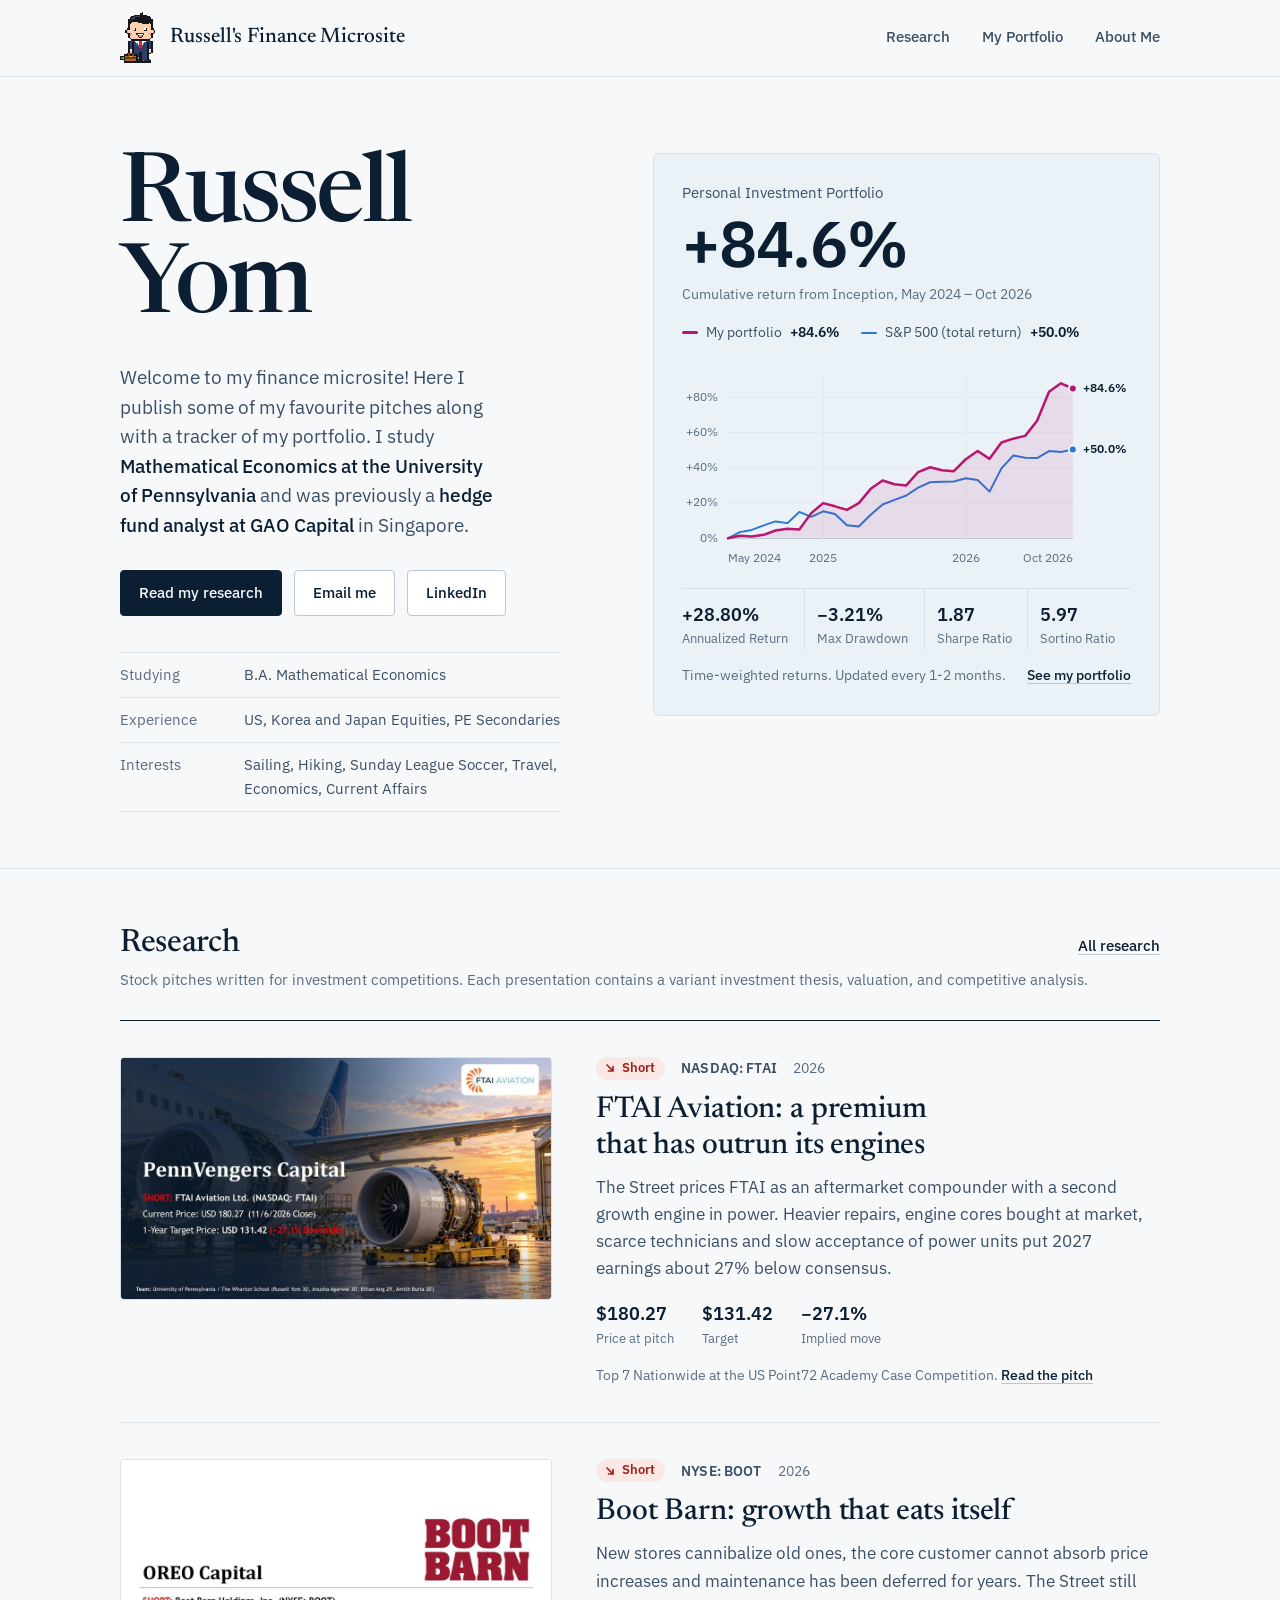
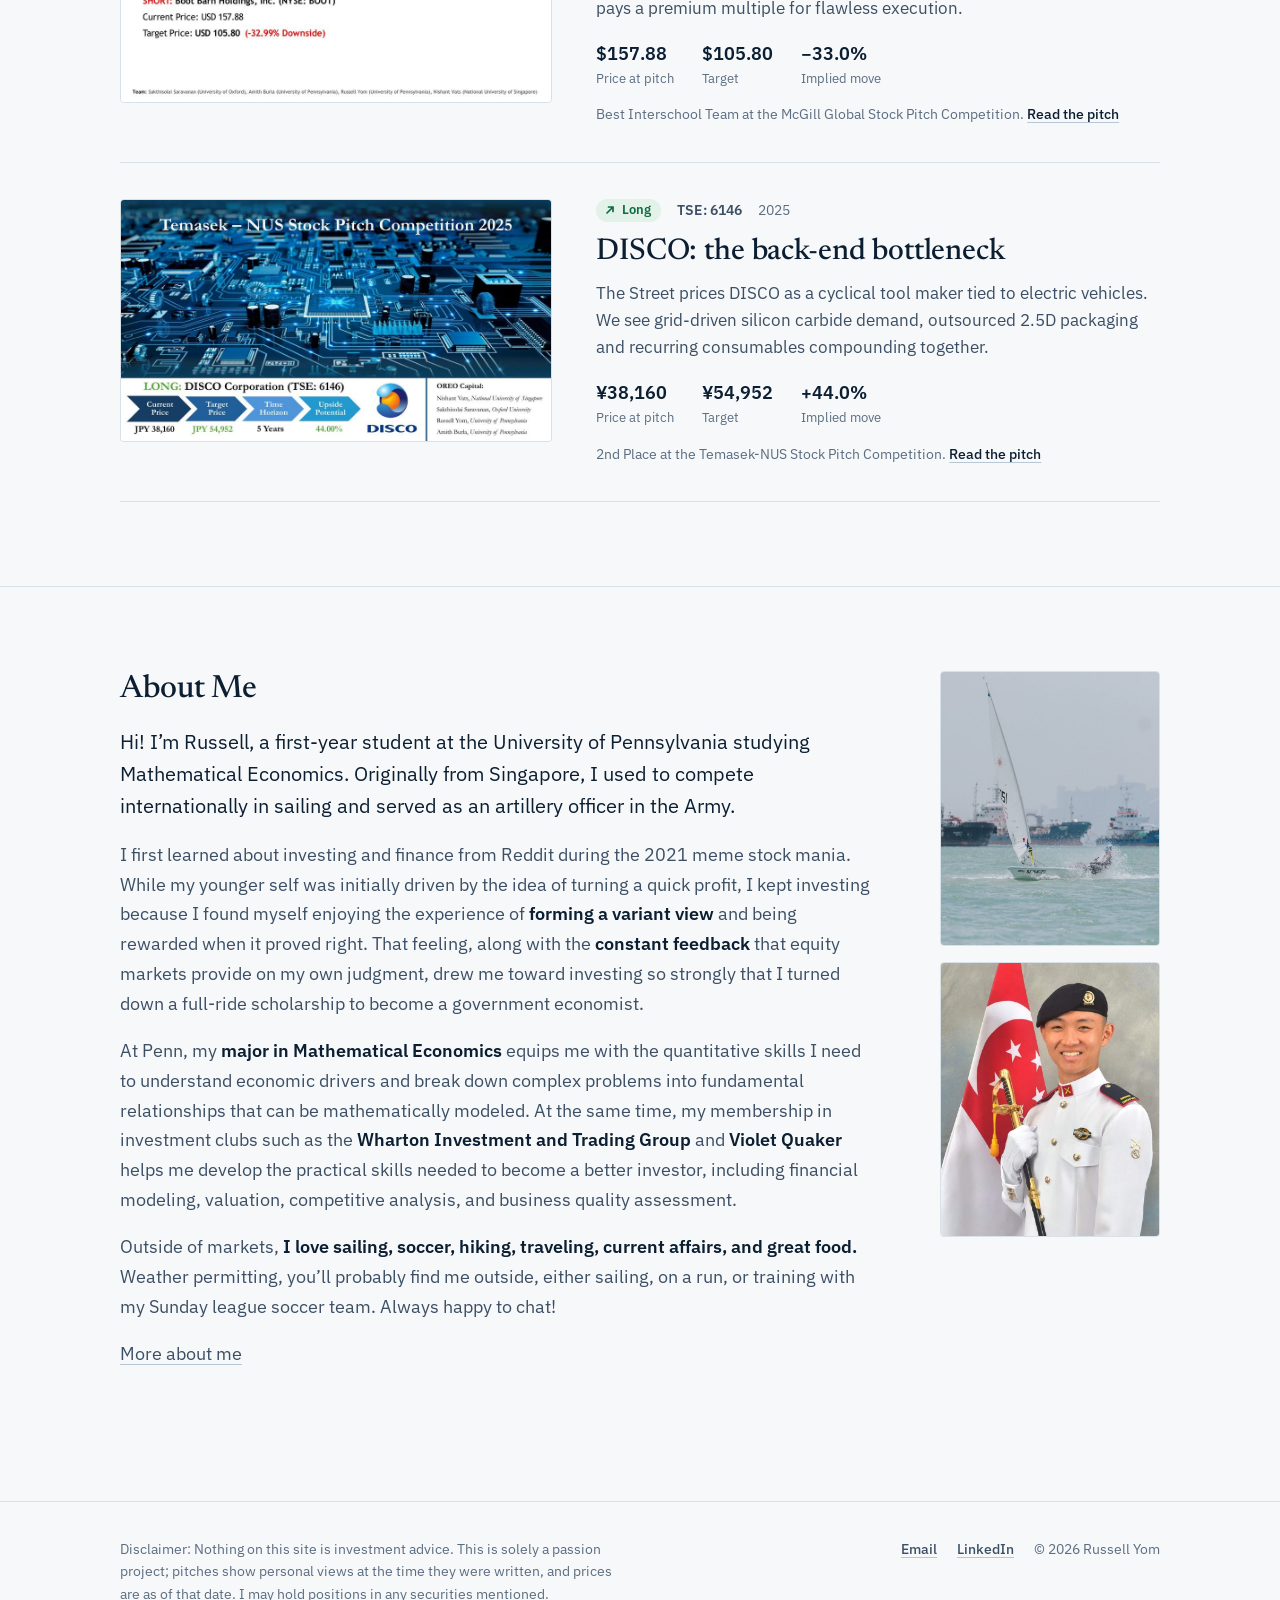
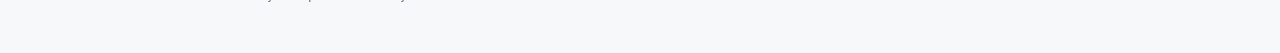
<file: index.html>
<!doctype html>
<html lang="en">
<head>
<meta charset="utf-8">
<meta name="viewport" content="width=device-width, initial-scale=1">
<meta name="robots" content="noindex, nofollow">
<meta name="googlebot" content="noindex, nofollow">
<title>Russell Yom</title>
<meta name="description" content="Equity research and a personal portfolio from Russell Yom, Mathematical Economics at the University of Pennsylvania.">
<meta name="author" content="Russell Yom">
<meta name="theme-color" content="#f6f8fa" media="(prefers-color-scheme: light)">
<meta name="theme-color" content="#0b1726" media="(prefers-color-scheme: dark)">
<meta property="og:type" content="website">
<meta property="og:site_name" content="Russell Yom">
<meta property="og:title" content="Russell Yom">
<meta property="og:description" content="Equity research and a personal portfolio from Russell Yom, Mathematical Economics at the University of Pennsylvania.">
<meta property="og:url" content="https://russayz.github.io/">
<meta property="og:image" content="https://russayz.github.io/assets/img/og.png">
<meta property="og:image:width" content="1200">
<meta property="og:image:height" content="630">
<meta name="twitter:card" content="summary_large_image">
<link rel="icon" href="/assets/img/favicon.svg?v=2" type="image/svg+xml">
<link rel="preload" href="/assets/fonts/newsreader-latin-opsz.woff2" as="font" type="font/woff2" crossorigin>
<link rel="preload" href="/assets/fonts/ibm-plex-sans-latin-400-normal.woff2" as="font" type="font/woff2" crossorigin>
<link rel="stylesheet" href="/assets/css/site.css?v=20261125m">
<script src="/assets/js/performance-data.js" defer></script>
<script src="/assets/js/charts.js" defer></script>
</head>
<body>
<a class="skip-link" href="#main">Skip to content</a>
<header class="site-header">
  <div class="wrap">
    <a class="brand" href="/" aria-label="Russell Yom, home"><img class="brand-mark" src="/assets/img/logo.svg?v=2" alt="" width="28" height="38"><span class="brand-name">Russell's Finance Microsite</span></a>
    <nav class="site-nav" aria-label="Main"><ul><li><a href="/research/">Research</a></li><li><a href="/track-record/">My Portfolio</a></li><li><a href="/about/">About Me</a></li></ul></nav>
  </div>
</header>
<main id="main">
<!-- ===== HERO: your name, intro, buttons and quick facts ===== -->
<section class="hero">
  <div class="wrap hero-grid">
    <div>
      <h1 class="hero-name">Russell Yom</h1>
      <p class="hero-lede">Welcome to my finance microsite! Here I publish some of my favourite pitches along with a tracker of my portfolio. I study <strong>Mathematical Economics at the University of Pennsylvania</strong> and was previously a <strong>hedge fund analyst at GAO Capital</strong> in Singapore.</p>
      <div class="hero-actions">
        <a class="btn btn-primary" href="/research/">Read my research</a>
        <a class="btn" href="mailto:russayz@sas.upenn.edu">Email me</a>
        <a class="btn" href="https://www.linkedin.com/in/russellyom" rel="noopener">LinkedIn</a>
      </div>
      <ul class="hero-facts">
        <li><span>Studying</span><span>B.A. Mathematical Economics</span></li>
        <li><span>Experience</span><span>US, Korea and Japan Equities, PE Secondaries</span></li>
        <li><span>Interests</span><span>Sailing, Hiking, Sunday League Soccer, Travel, Economics, Current Affairs</span></li>
      </ul>
    </div>
    <!-- ===== MY PORTFOLIO PANEL: update these numbers each month, plus assets/js/performance-data.js ===== -->
    <aside class="record-panel" aria-labelledby="record-h">
      <div class="record-top">
        <div>
          <h2 id="record-h" class="record-label">Personal Investment Portfolio</h2>
          <p class="record-figure">+84.6%</p>
          <p class="record-sub">Cumulative return from Inception, <span>May 2024 – Oct 2026</span></p>
        </div>
        <ul class="record-compare" aria-label="Legend, same period">
          <li><i class="key key-portfolio"></i>My portfolio <b>+84.6%</b></li>
          <li><i class="key key-spx"></i>S&amp;P 500 (total return) <b>+50.0%</b></li>
        </ul>
      </div>
      <div class="chart" id="home-chart" data-chart data-series="portfolio,spx" data-variant="mini" data-animate></div>
      <dl class="record-risk">
        <div><dt>Annualized Return</dt><dd>+28.80%</dd></div>
        <div><dt>Max Drawdown</dt><dd>−3.21%</dd></div>
        <div><dt>Sharpe Ratio</dt><dd>1.87</dd></div>
        <div><dt>Sortino Ratio</dt><dd>5.97</dd></div>
      </dl>
      <noscript><p class="small">The chart needs JavaScript. My portfolio returned +84.6% from May 2024 to Oct 2026, against +50.0% for the S&amp;P 500 total return index.</p></noscript>
      <div class="record-foot"><span>Time-weighted returns. Updated every 1-2 months.</span><a href="/track-record/">See my portfolio</a></div>
    </aside>
  </div>
</section>

<!-- ===== RESEARCH: one card per pitch ===== -->
<section class="section" id="research">
  <div class="wrap">
    <div class="section-head">
      <div>
        <h2>Research</h2>
        <p>Stock pitches written for investment competitions. Each presentation contains a variant investment thesis, valuation, and competitive analysis.</p>
      </div>
      <a class="section-link" href="/research/">All research</a>
    </div>
    <ul class="research-list">
      <!-- Research card: FTAI Aviation. To add a pitch, copy everything from this <li> to its closing </li> and change the text. -->
<li class="research-item">
  <a class="research-thumb" href="/research/ftai-aviation/" tabindex="-1" aria-hidden="true"><img src="/assets/img/ftai-cover.jpg" alt="" width="960" height="540" loading="lazy"></a>
  <div class="research-body">
    <div class="meta"><span class="call call-short"><svg viewBox="0 0 12 12" aria-hidden="true"><path d="M3 3 9 9M9 4.5V9H4.5" fill="none" stroke="currentColor" stroke-width="1.7" stroke-linecap="round" stroke-linejoin="round"/></svg>Short</span><span class="ticker">NASDAQ: FTAI</span><span>2026</span></div>
    <h3><a href="/research/ftai-aviation/">FTAI Aviation: a premium that has outrun its engines</a></h3>
    <p class="research-dek">The Street prices FTAI as an aftermarket compounder with a second growth engine in power. Heavier repairs, engine cores bought at market, scarce technicians and slow acceptance of power units put 2027 earnings about 27% below consensus.</p>
    <dl class="research-figs">
      <div><dt>Price at pitch</dt><dd>$180.27</dd></div>
      <div><dt>Target</dt><dd>$131.42</dd></div>
      <div><dt>Implied move</dt><dd>−27.1%</dd></div>
    </dl>
    <p class="research-venue">Top 7 Nationwide at the US Point72 Academy Case Competition. <a href="/research/ftai-aviation/">Read the pitch</a></p>
  </div>
</li><!-- Research card: Boot Barn Holdings. To add a pitch, copy everything from this <li> to its closing </li> and change the text. -->
<li class="research-item">
  <a class="research-thumb" href="/research/boot-barn/" tabindex="-1" aria-hidden="true"><img src="/assets/img/boot-cover.jpg" alt="" width="960" height="540" loading="lazy"></a>
  <div class="research-body">
    <div class="meta"><span class="call call-short"><svg viewBox="0 0 12 12" aria-hidden="true"><path d="M3 3 9 9M9 4.5V9H4.5" fill="none" stroke="currentColor" stroke-width="1.7" stroke-linecap="round" stroke-linejoin="round"/></svg>Short</span><span class="ticker">NYSE: BOOT</span><span>2026</span></div>
    <h3><a href="/research/boot-barn/">Boot Barn: growth that eats itself</a></h3>
    <p class="research-dek">New stores cannibalize old ones, the core customer cannot absorb price increases and maintenance has been deferred for years. The Street still pays a premium multiple for flawless execution.</p>
    <dl class="research-figs">
      <div><dt>Price at pitch</dt><dd>$157.88</dd></div>
      <div><dt>Target</dt><dd>$105.80</dd></div>
      <div><dt>Implied move</dt><dd>−33.0%</dd></div>
    </dl>
    <p class="research-venue">Best Interschool Team at the McGill Global Stock Pitch Competition. <a href="/research/boot-barn/">Read the pitch</a></p>
  </div>
</li><!-- Research card: DISCO Corporation. To add a pitch, copy everything from this <li> to its closing </li> and change the text. -->
<li class="research-item">
  <a class="research-thumb" href="/research/disco/" tabindex="-1" aria-hidden="true"><img src="/assets/img/disco-cover.jpg" alt="" width="960" height="540" loading="lazy"></a>
  <div class="research-body">
    <div class="meta"><span class="call call-long"><svg viewBox="0 0 12 12" aria-hidden="true"><path d="M3 9 9 3M4.5 3H9v4.5" fill="none" stroke="currentColor" stroke-width="1.7" stroke-linecap="round" stroke-linejoin="round"/></svg>Long</span><span class="ticker">TSE: 6146</span><span>2025</span></div>
    <h3><a href="/research/disco/">DISCO: the back-end bottleneck</a></h3>
    <p class="research-dek">The Street prices DISCO as a cyclical tool maker tied to electric vehicles. We see grid-driven silicon carbide demand, outsourced 2.5D packaging and recurring consumables compounding together.</p>
    <dl class="research-figs">
      <div><dt>Price at pitch</dt><dd>¥38,160</dd></div>
      <div><dt>Target</dt><dd>¥54,952</dd></div>
      <div><dt>Implied move</dt><dd>+44.0%</dd></div>
    </dl>
    <p class="research-venue">2nd Place at the Temasek-NUS Stock Pitch Competition. <a href="/research/disco/">Read the pitch</a></p>
  </div>
</li>
    </ul>
  </div>
</section>

<!-- ===== ABOUT ME: write-up and two photos ===== -->
<section class="section" id="about">
  <div class="wrap about-me">
    <div class="about-photos">
      <figure>
        <img src="/assets/img/about-sailing.jpg" alt="Russell racing a Laser dinghy through spray, with ships at anchor behind" width="720" height="900" loading="lazy">
      </figure>
      <figure>
        <img src="/assets/img/about-officer.jpg" alt="Russell in white ceremonial uniform holding a sword, in front of the Singapore flag" width="720" height="900" loading="lazy">
      </figure>
    </div>
    <div class="about-me-text prose">
      <h2>About Me</h2>
      <p>Hi! I’m Russell, a first-year student at the University of Pennsylvania studying Mathematical Economics. Originally from Singapore, I used to compete internationally in sailing and served as an artillery officer in the Army.</p>
      <p>I first learned about investing and finance from Reddit during the 2021 meme stock mania. While my younger self was initially driven by the idea of turning a quick profit, I kept investing because I found myself enjoying the experience of <strong>forming a variant view</strong> and being rewarded when it proved right. That feeling, along with the <strong>constant feedback</strong> that equity markets provide on my own judgment, drew me toward investing so strongly that I turned down a full-ride scholarship to become a government economist.</p>
      <p>At Penn, my <strong>major in Mathematical Economics</strong> equips me with the quantitative skills I need to understand economic drivers and break down complex problems into fundamental relationships that can be mathematically modeled. At the same time, my membership in investment clubs such as the <strong>Wharton Investment and Trading Group</strong> and <strong>Violet Quaker</strong> helps me develop the practical skills needed to become a better investor, including financial modeling, valuation, competitive analysis, and business quality assessment.</p>
      <p>Outside of markets, <strong>I love sailing, soccer, hiking, traveling, current affairs, and great food.</strong> Weather permitting, you’ll probably find me outside, either sailing, on a run, or training with my Sunday league soccer team. Always happy to chat!</p>
      <p><a href="/about/">More about me</a></p>
    </div>
  </div>
</section>
</main>
<footer class="site-footer">
  <div class="wrap footer-grid">
    <p>Disclaimer: Nothing on this site is investment advice. This is solely a passion project; pitches show personal views at the time they were written, and prices are as of that date. I may hold positions in any securities mentioned.</p>
    <ul class="footer-links">
      <li><a href="mailto:russayz@sas.upenn.edu">Email</a></li>
      <li><a href="https://www.linkedin.com/in/russellyom" rel="noopener">LinkedIn</a></li>
      <li><span>&copy; 2026 Russell Yom</span></li>
    </ul>
  </div>
</footer>
</body>
</html>
</file>
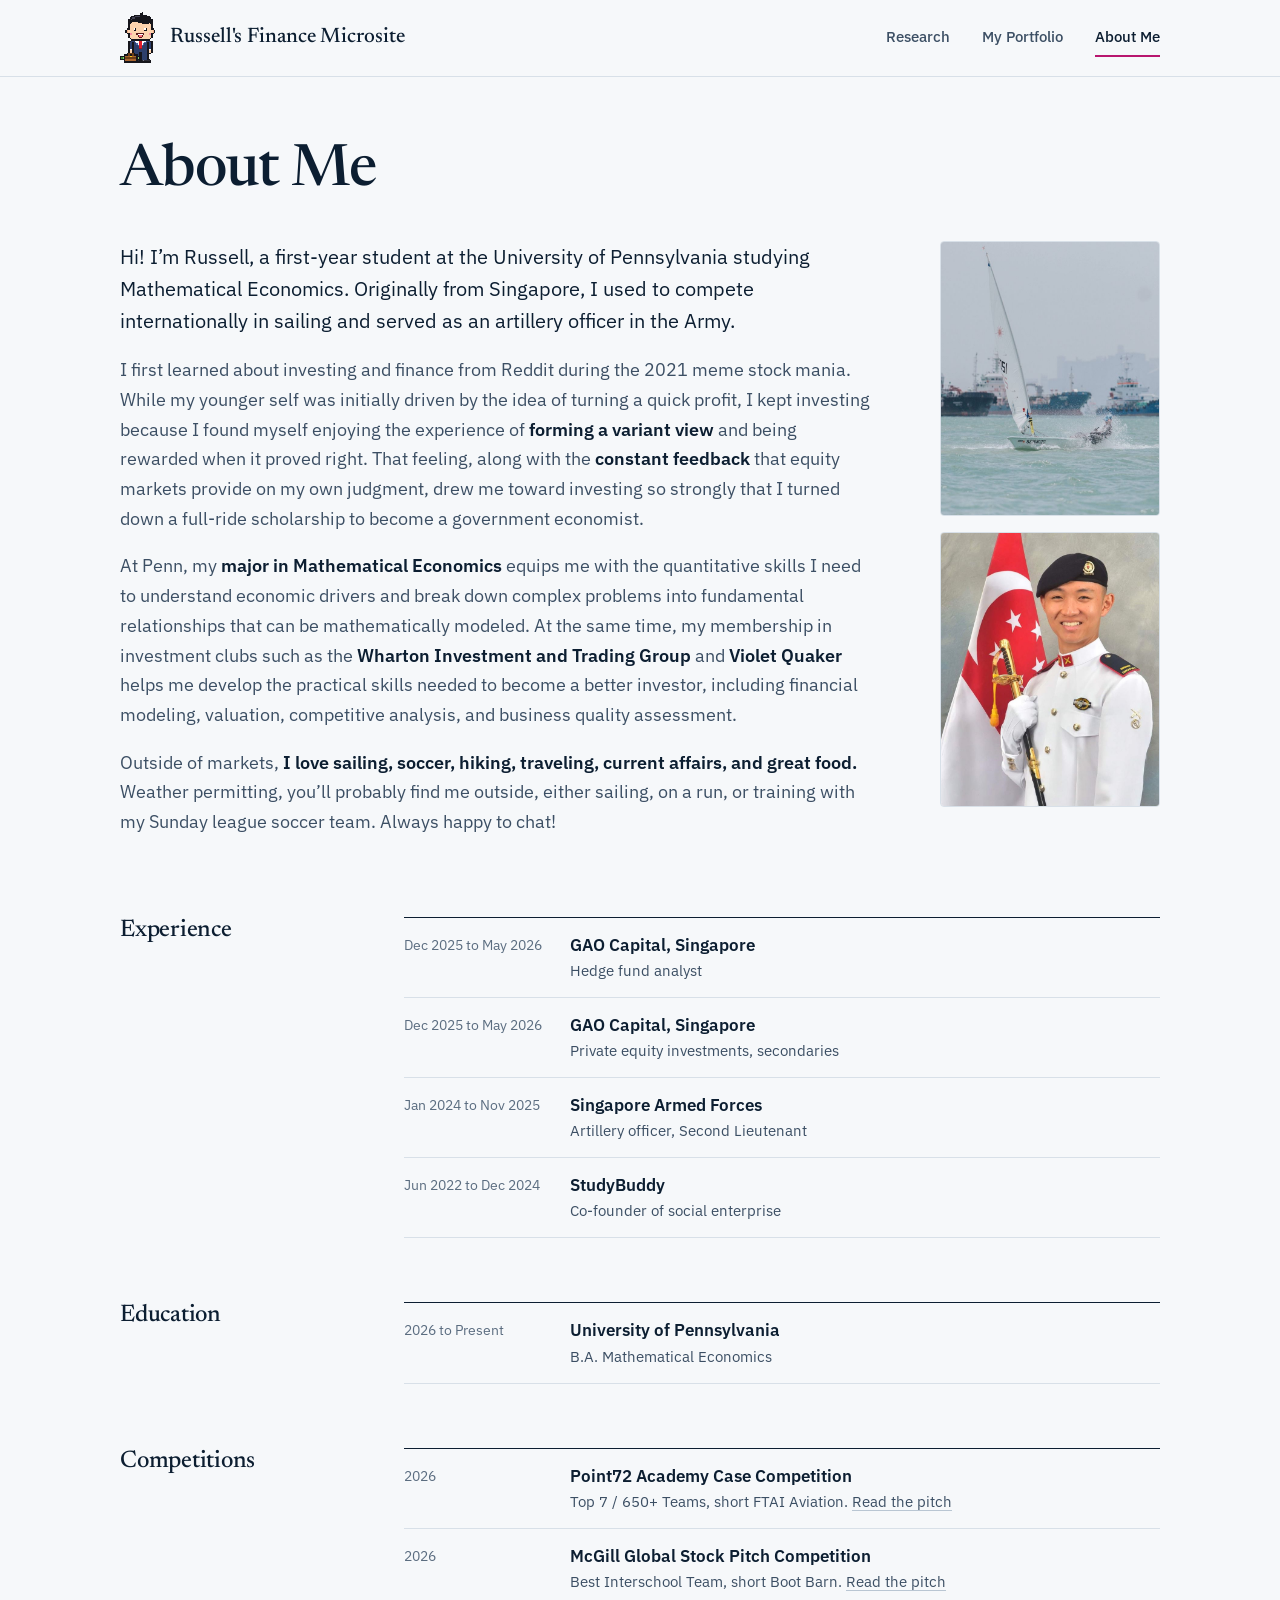
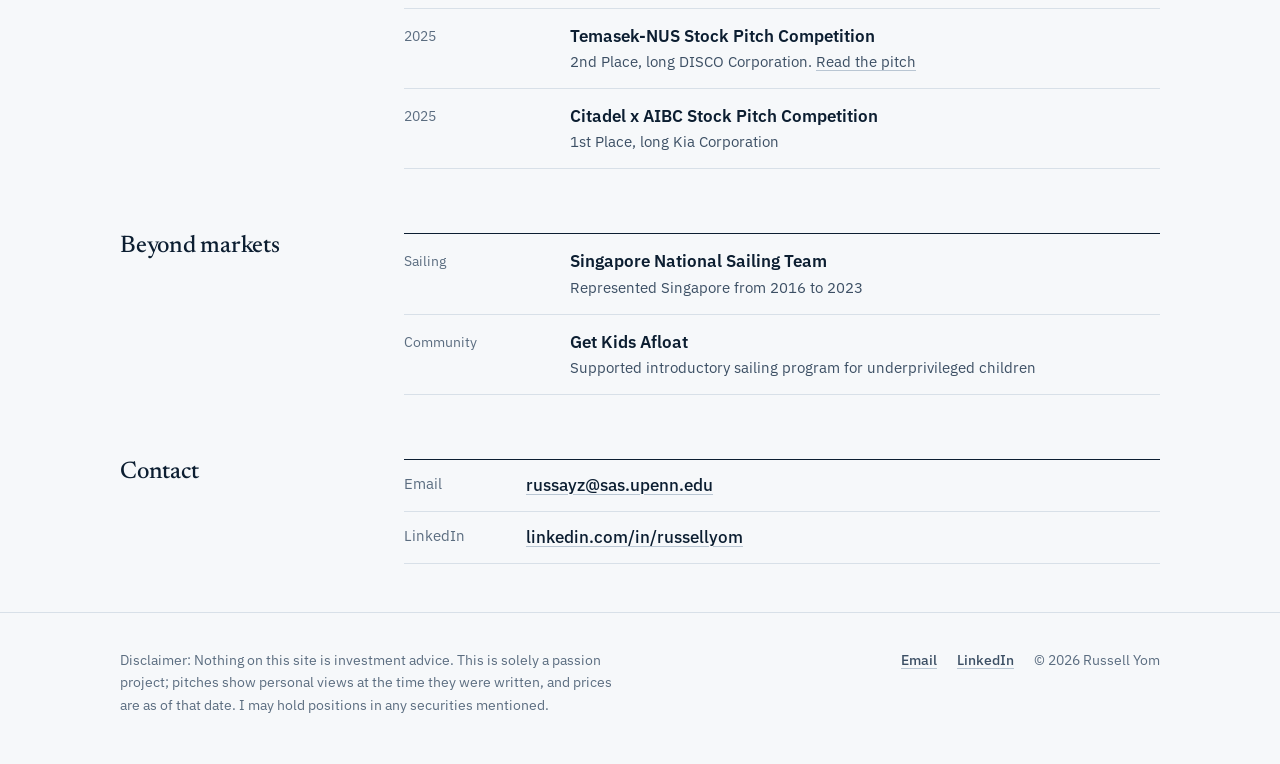
<file: about/index.html>
<!doctype html>
<html lang="en">
<head>
<meta charset="utf-8">
<meta name="viewport" content="width=device-width, initial-scale=1">
<meta name="robots" content="noindex, nofollow">
<meta name="googlebot" content="noindex, nofollow">
<title>About Me | Russell Yom</title>
<meta name="description" content="Russell Yom: Mathematical Economics at Penn, former hedge fund analyst at GAO Capital, Singapore national sailor.">
<meta name="author" content="Russell Yom">
<meta name="theme-color" content="#f6f8fa" media="(prefers-color-scheme: light)">
<meta name="theme-color" content="#0b1726" media="(prefers-color-scheme: dark)">
<meta property="og:type" content="website">
<meta property="og:site_name" content="Russell Yom">
<meta property="og:title" content="About Me | Russell Yom">
<meta property="og:description" content="Russell Yom: Mathematical Economics at Penn, former hedge fund analyst at GAO Capital, Singapore national sailor.">
<meta property="og:url" content="https://russayz.github.io/about/">
<meta property="og:image" content="https://russayz.github.io/assets/img/og.png">
<meta property="og:image:width" content="1200">
<meta property="og:image:height" content="630">
<meta name="twitter:card" content="summary_large_image">
<link rel="icon" href="/assets/img/favicon.svg?v=2" type="image/svg+xml">
<link rel="preload" href="/assets/fonts/newsreader-latin-opsz.woff2" as="font" type="font/woff2" crossorigin>
<link rel="preload" href="/assets/fonts/ibm-plex-sans-latin-400-normal.woff2" as="font" type="font/woff2" crossorigin>
<link rel="stylesheet" href="/assets/css/site.css?v=20261125m">
</head>
<body>
<a class="skip-link" href="#main">Skip to content</a>
<header class="site-header">
  <div class="wrap">
    <a class="brand" href="/" aria-label="Russell Yom, home"><img class="brand-mark" src="/assets/img/logo.svg?v=2" alt="" width="28" height="38"><span class="brand-name">Russell's Finance Microsite</span></a>
    <nav class="site-nav" aria-label="Main"><ul><li><a href="/research/">Research</a></li><li><a href="/track-record/">My Portfolio</a></li><li><a href="/about/" aria-current="page">About Me</a></li></ul></nav>
  </div>
</header>
<main id="main">
<div class="wrap">
  <header class="page-head">
    <h1>About Me</h1>
  </header>

  <!-- ===== ABOUT ME: write-up and two photos ===== -->
  <div class="about-me about-me-page">
    <div class="about-photos">
      <figure>
        <img src="/assets/img/about-sailing.jpg" alt="Russell racing a Laser dinghy through spray, with ships at anchor behind" width="720" height="900" loading="lazy">
      </figure>
      <figure>
        <img src="/assets/img/about-officer.jpg" alt="Russell in white ceremonial uniform holding a sword, in front of the Singapore flag" width="720" height="900" loading="lazy">
      </figure>
    </div>
    <div class="about-me-text prose">
      <p>Hi! I’m Russell, a first-year student at the University of Pennsylvania studying Mathematical Economics. Originally from Singapore, I used to compete internationally in sailing and served as an artillery officer in the Army.</p>
      <p>I first learned about investing and finance from Reddit during the 2021 meme stock mania. While my younger self was initially driven by the idea of turning a quick profit, I kept investing because I found myself enjoying the experience of <strong>forming a variant view</strong> and being rewarded when it proved right. That feeling, along with the <strong>constant feedback</strong> that equity markets provide on my own judgment, drew me toward investing so strongly that I turned down a full-ride scholarship to become a government economist.</p>
      <p>At Penn, my <strong>major in Mathematical Economics</strong> equips me with the quantitative skills I need to understand economic drivers and break down complex problems into fundamental relationships that can be mathematically modeled. At the same time, my membership in investment clubs such as the <strong>Wharton Investment and Trading Group</strong> and <strong>Violet Quaker</strong> helps me develop the practical skills needed to become a better investor, including financial modeling, valuation, competitive analysis, and business quality assessment.</p>
      <p>Outside of markets, <strong>I love sailing, soccer, hiking, traveling, current affairs, and great food.</strong> Weather permitting, you’ll probably find me outside, either sailing, on a run, or training with my Sunday league soccer team. Always happy to chat!</p>
    </div>
  </div>

  <div class="about-grid">
    <h2>Experience</h2>
    <ol class="timeline">
      <li><span class="when">Dec 2025 to May 2026</span><span class="what"><strong>GAO Capital, Singapore</strong><span>Hedge fund analyst</span>
      <li><span class="when">Dec 2025 to May 2026</span><span class="what"><strong>GAO Capital, Singapore</strong><span>Private equity investments, secondaries</span>
      <li><span class="when">Jan 2024 to Nov 2025</span><span class="what"><strong>Singapore Armed Forces</strong><span>Artillery officer, Second Lieutenant</span>
      <li><span class="when">Jun 2022 to Dec 2024</span><span class="what"><strong>StudyBuddy</strong><span>Co-founder of social enterprise</span>
    </ol>
  </div>

  <div class="about-grid">
    <h2>Education</h2>
    <ol class="timeline">
      <li><span class="when">2026 to Present</span><span class="what"><strong>University of Pennsylvania</strong><span>B.A. Mathematical Economics</span></span></li>
    </ol>
  </div>

  <div class="about-grid">
    <h2>Competitions</h2>
    <ol class="timeline">
      <li><span class="when">2026</span><span class="what"><strong>Point72 Academy Case Competition</strong><span>Top 7 / 650+ Teams, short FTAI Aviation. <a href="/research/ftai-aviation/">Read the pitch</a></span></span></li>
      <li><span class="when">2026</span><span class="what"><strong>McGill Global Stock Pitch Competition</strong><span>Best Interschool Team, short Boot Barn. <a href="/research/boot-barn/">Read the pitch</a></span></span></li>
      <li><span class="when">2025</span><span class="what"><strong>Temasek-NUS Stock Pitch Competition</strong><span>2nd Place, long DISCO Corporation. <a href="/research/disco/">Read the pitch</a></span></span></li>
      <li><span class="when">2025</span><span class="what"><strong>Citadel x AIBC Stock Pitch Competition</strong><span>1st Place, long Kia Corporation</span></span></li>
    </ol>
  </div>

  <div class="about-grid">
    <h2>Beyond markets</h2>
    <ol class="timeline">
      <li><span class="when">Sailing</span><span class="what"><strong>Singapore National Sailing Team</strong><span>Represented Singapore from 2016 to 2023</span></span></li>
      <li><span class="when">Community</span><span class="what"><strong>Get Kids Afloat</strong><span>Supported introductory sailing program for underprivileged children</span>
    </ol>
  </div>

  <div class="about-grid" id="contact">
    <h2>Contact</h2>
    <ul class="contact-list">
      <li><span>Email</span><a href="mailto:russayz@sas.upenn.edu">russayz@sas.upenn.edu</a></li>
      <li><span>LinkedIn</span><a href="https://www.linkedin.com/in/russellyom" rel="noopener">linkedin.com/in/russellyom</a></li>
    </ul>
  </div>
</div>
</main>
<footer class="site-footer">
  <div class="wrap footer-grid">
    <p>Disclaimer: Nothing on this site is investment advice. This is solely a passion project; pitches show personal views at the time they were written, and prices are as of that date. I may hold positions in any securities mentioned.</p>
    <ul class="footer-links">
      <li><a href="mailto:russayz@sas.upenn.edu">Email</a></li>
      <li><a href="https://www.linkedin.com/in/russellyom" rel="noopener">LinkedIn</a></li>
      <li><span>&copy; 2026 Russell Yom</span></li>
    </ul>
  </div>
</footer>
</body>
</html>
</file>
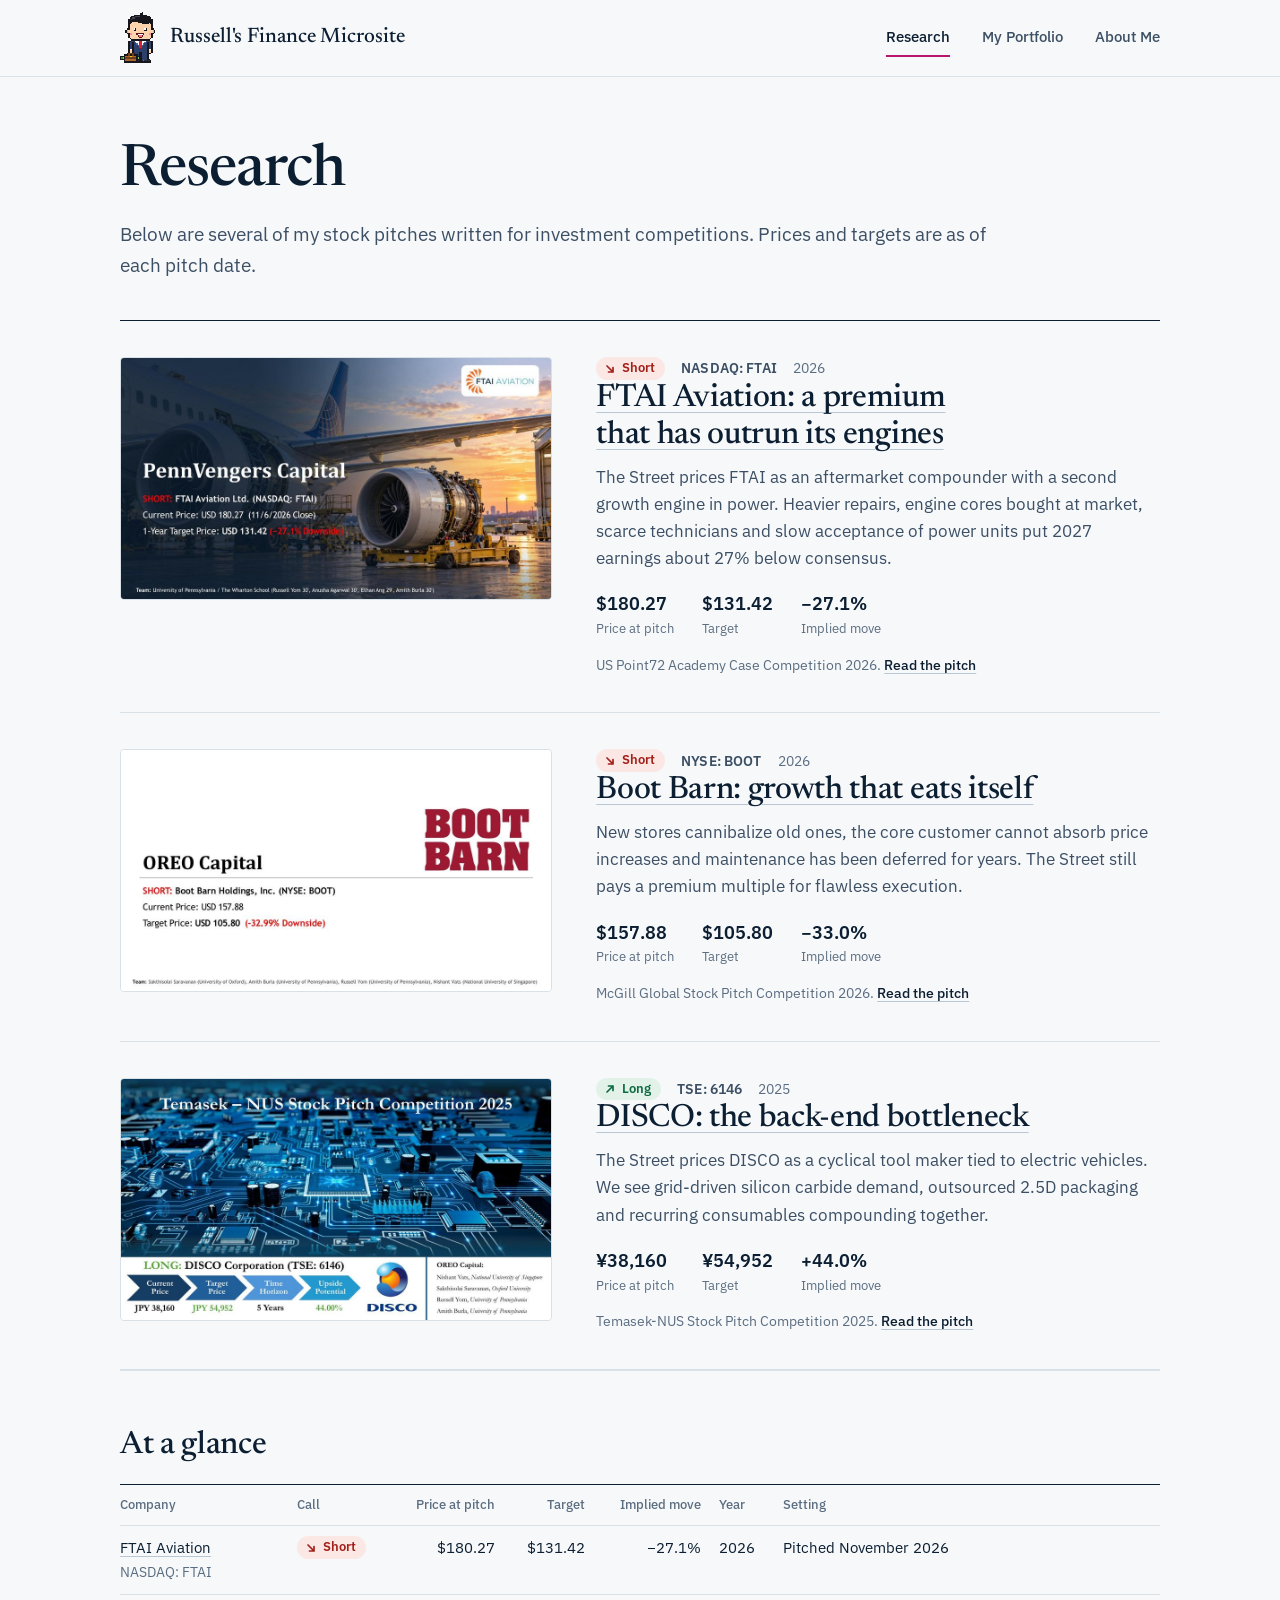
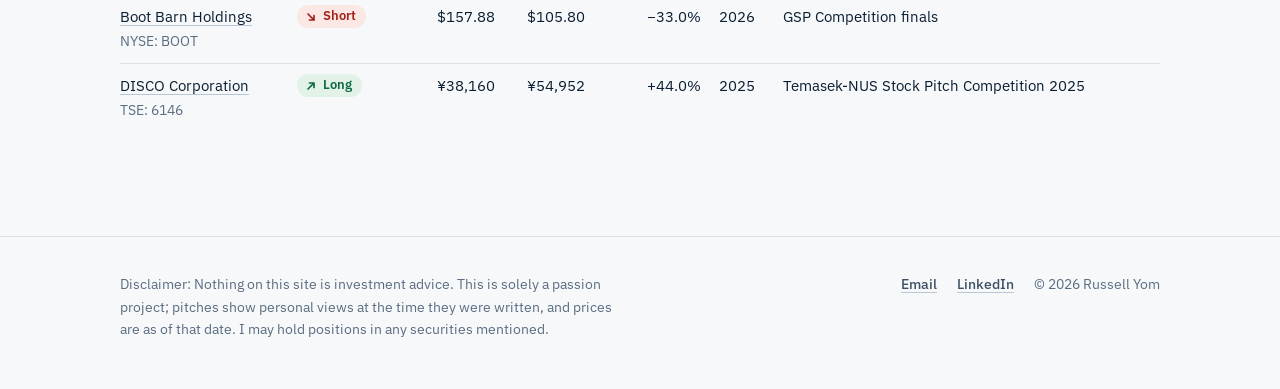
<file: research/index.html>
<!doctype html>
<html lang="en">
<head>
<meta charset="utf-8">
<meta name="viewport" content="width=device-width, initial-scale=1">
<meta name="robots" content="noindex, nofollow">
<meta name="googlebot" content="noindex, nofollow">
<title>Research | Russell Yom</title>
<meta name="description" content="Long and short stock pitches by Russell Yom.">
<meta name="author" content="Russell Yom">
<meta name="theme-color" content="#f6f8fa" media="(prefers-color-scheme: light)">
<meta name="theme-color" content="#0b1726" media="(prefers-color-scheme: dark)">
<meta property="og:type" content="website">
<meta property="og:site_name" content="Russell Yom">
<meta property="og:title" content="Research | Russell Yom">
<meta property="og:description" content="Long and short stock pitches by Russell Yom.">
<meta property="og:url" content="https://russayz.github.io/research/">
<meta property="og:image" content="https://russayz.github.io/assets/img/og.png">
<meta property="og:image:width" content="1200">
<meta property="og:image:height" content="630">
<meta name="twitter:card" content="summary_large_image">
<link rel="icon" href="/assets/img/favicon.svg?v=2" type="image/svg+xml">
<link rel="preload" href="/assets/fonts/newsreader-latin-opsz.woff2" as="font" type="font/woff2" crossorigin>
<link rel="preload" href="/assets/fonts/ibm-plex-sans-latin-400-normal.woff2" as="font" type="font/woff2" crossorigin>
<link rel="stylesheet" href="/assets/css/site.css?v=20261125m">
</head>
<body>
<a class="skip-link" href="#main">Skip to content</a>
<header class="site-header">
  <div class="wrap">
    <a class="brand" href="/" aria-label="Russell Yom, home"><img class="brand-mark" src="/assets/img/logo.svg?v=2" alt="" width="28" height="38"><span class="brand-name">Russell's Finance Microsite</span></a>
    <nav class="site-nav" aria-label="Main"><ul><li><a href="/research/" aria-current="page">Research</a></li><li><a href="/track-record/">My Portfolio</a></li><li><a href="/about/">About Me</a></li></ul></nav>
  </div>
</header>
<main id="main">
<div class="wrap">
  <header class="page-head">
    <h1>Research</h1>
    <p class="lede">Below are several of my stock pitches written for investment competitions. Prices and targets are as of each pitch date.</p>
  </header>
  <ul class="research-list">
    <!-- Research card: FTAI Aviation. To add a pitch, copy everything from this <li> to its closing </li> and change the text. -->
<li class="research-item">
  <a class="research-thumb" href="/research/ftai-aviation/" tabindex="-1" aria-hidden="true"><img src="/assets/img/ftai-cover.jpg" alt="" width="960" height="540" loading="lazy"></a>
  <div class="research-body">
    <div class="meta"><span class="call call-short"><svg viewBox="0 0 12 12" aria-hidden="true"><path d="M3 3 9 9M9 4.5V9H4.5" fill="none" stroke="currentColor" stroke-width="1.7" stroke-linecap="round" stroke-linejoin="round"/></svg>Short</span><span class="ticker">NASDAQ: FTAI</span><span>2026</span></div>
    <h2><a href="/research/ftai-aviation/">FTAI Aviation: a premium that has outrun its engines</a></h2>
    <p class="research-dek">The Street prices FTAI as an aftermarket compounder with a second growth engine in power. Heavier repairs, engine cores bought at market, scarce technicians and slow acceptance of power units put 2027 earnings about 27% below consensus.</p>
    <dl class="research-figs">
      <div><dt>Price at pitch</dt><dd>$180.27</dd></div>
      <div><dt>Target</dt><dd>$131.42</dd></div>
      <div><dt>Implied move</dt><dd>−27.1%</dd></div>
    </dl>
    <p class="research-venue">US Point72 Academy Case Competition 2026. <a href="/research/ftai-aviation/">Read the pitch</a></p>
  </div>
</li><!-- Research card: Boot Barn Holdings. To add a pitch, copy everything from this <li> to its closing </li> and change the text. -->
<li class="research-item">
  <a class="research-thumb" href="/research/boot-barn/" tabindex="-1" aria-hidden="true"><img src="/assets/img/boot-cover.jpg" alt="" width="960" height="540" loading="lazy"></a>
  <div class="research-body">
    <div class="meta"><span class="call call-short"><svg viewBox="0 0 12 12" aria-hidden="true"><path d="M3 3 9 9M9 4.5V9H4.5" fill="none" stroke="currentColor" stroke-width="1.7" stroke-linecap="round" stroke-linejoin="round"/></svg>Short</span><span class="ticker">NYSE: BOOT</span><span>2026</span></div>
    <h2><a href="/research/boot-barn/">Boot Barn: growth that eats itself</a></h2>
    <p class="research-dek">New stores cannibalize old ones, the core customer cannot absorb price increases and maintenance has been deferred for years. The Street still pays a premium multiple for flawless execution.</p>
    <dl class="research-figs">
      <div><dt>Price at pitch</dt><dd>$157.88</dd></div>
      <div><dt>Target</dt><dd>$105.80</dd></div>
      <div><dt>Implied move</dt><dd>−33.0%</dd></div>
    </dl>
    <p class="research-venue">McGill Global Stock Pitch Competition 2026. <a href="/research/boot-barn/">Read the pitch</a></p>
  </div>
</li><!-- Research card: DISCO Corporation. To add a pitch, copy everything from this <li> to its closing </li> and change the text. -->
<li class="research-item">
  <a class="research-thumb" href="/research/disco/" tabindex="-1" aria-hidden="true"><img src="/assets/img/disco-cover.jpg" alt="" width="960" height="540" loading="lazy"></a>
  <div class="research-body">
    <div class="meta"><span class="call call-long"><svg viewBox="0 0 12 12" aria-hidden="true"><path d="M3 9 9 3M4.5 3H9v4.5" fill="none" stroke="currentColor" stroke-width="1.7" stroke-linecap="round" stroke-linejoin="round"/></svg>Long</span><span class="ticker">TSE: 6146</span><span>2025</span></div>
    <h2><a href="/research/disco/">DISCO: the back-end bottleneck</a></h2>
    <p class="research-dek">The Street prices DISCO as a cyclical tool maker tied to electric vehicles. We see grid-driven silicon carbide demand, outsourced 2.5D packaging and recurring consumables compounding together.</p>
    <dl class="research-figs">
      <div><dt>Price at pitch</dt><dd>¥38,160</dd></div>
      <div><dt>Target</dt><dd>¥54,952</dd></div>
      <div><dt>Implied move</dt><dd>+44.0%</dd></div>
    </dl>
    <p class="research-venue">Temasek-NUS Stock Pitch Competition 2025. <a href="/research/disco/">Read the pitch</a></p>
  </div>
</li>
  </ul>
  <section class="pitch-section" aria-labelledby="summary-h">
    <h2 id="summary-h">At a glance</h2>
    <div class="table-wrap">
      <table>
        <thead><tr><th>Company</th><th>Call</th><th class="r">Price at pitch</th><th class="r">Target</th><th class="r">Implied move</th><th>Year</th><th>Setting</th></tr></thead>
        <tbody><tr>
  <td><a href="/research/ftai-aviation/">FTAI Aviation</a><br><span class="muted small">NASDAQ: FTAI</span></td>
  <td><span class="call call-short"><svg viewBox="0 0 12 12" aria-hidden="true"><path d="M3 3 9 9M9 4.5V9H4.5" fill="none" stroke="currentColor" stroke-width="1.7" stroke-linecap="round" stroke-linejoin="round"/></svg>Short</span></td>
  <td class="r">$180.27</td>
  <td class="r">$131.42</td>
  <td class="r">−27.1%</td>
  <td>2026</td>
  <td>Pitched November 2026</td>
</tr><tr>
  <td><a href="/research/boot-barn/">Boot Barn Holdings</a><br><span class="muted small">NYSE: BOOT</span></td>
  <td><span class="call call-short"><svg viewBox="0 0 12 12" aria-hidden="true"><path d="M3 3 9 9M9 4.5V9H4.5" fill="none" stroke="currentColor" stroke-width="1.7" stroke-linecap="round" stroke-linejoin="round"/></svg>Short</span></td>
  <td class="r">$157.88</td>
  <td class="r">$105.80</td>
  <td class="r">−33.0%</td>
  <td>2026</td>
  <td>GSP Competition finals</td>
</tr><tr>
  <td><a href="/research/disco/">DISCO Corporation</a><br><span class="muted small">TSE: 6146</span></td>
  <td><span class="call call-long"><svg viewBox="0 0 12 12" aria-hidden="true"><path d="M3 9 9 3M4.5 3H9v4.5" fill="none" stroke="currentColor" stroke-width="1.7" stroke-linecap="round" stroke-linejoin="round"/></svg>Long</span></td>
  <td class="r">¥38,160</td>
  <td class="r">¥54,952</td>
  <td class="r">+44.0%</td>
  <td>2025</td>
  <td>Temasek-NUS Stock Pitch Competition 2025</td>
</tr></tbody>
      </table>
    </div>
  </section>
</div>
</main>
<footer class="site-footer">
  <div class="wrap footer-grid">
    <p>Disclaimer: Nothing on this site is investment advice. This is solely a passion project; pitches show personal views at the time they were written, and prices are as of that date. I may hold positions in any securities mentioned.</p>
    <ul class="footer-links">
      <li><a href="mailto:russayz@sas.upenn.edu">Email</a></li>
      <li><a href="https://www.linkedin.com/in/russellyom" rel="noopener">LinkedIn</a></li>
      <li><span>&copy; 2026 Russell Yom</span></li>
    </ul>
  </div>
</footer>
</body>
</html>
</file>
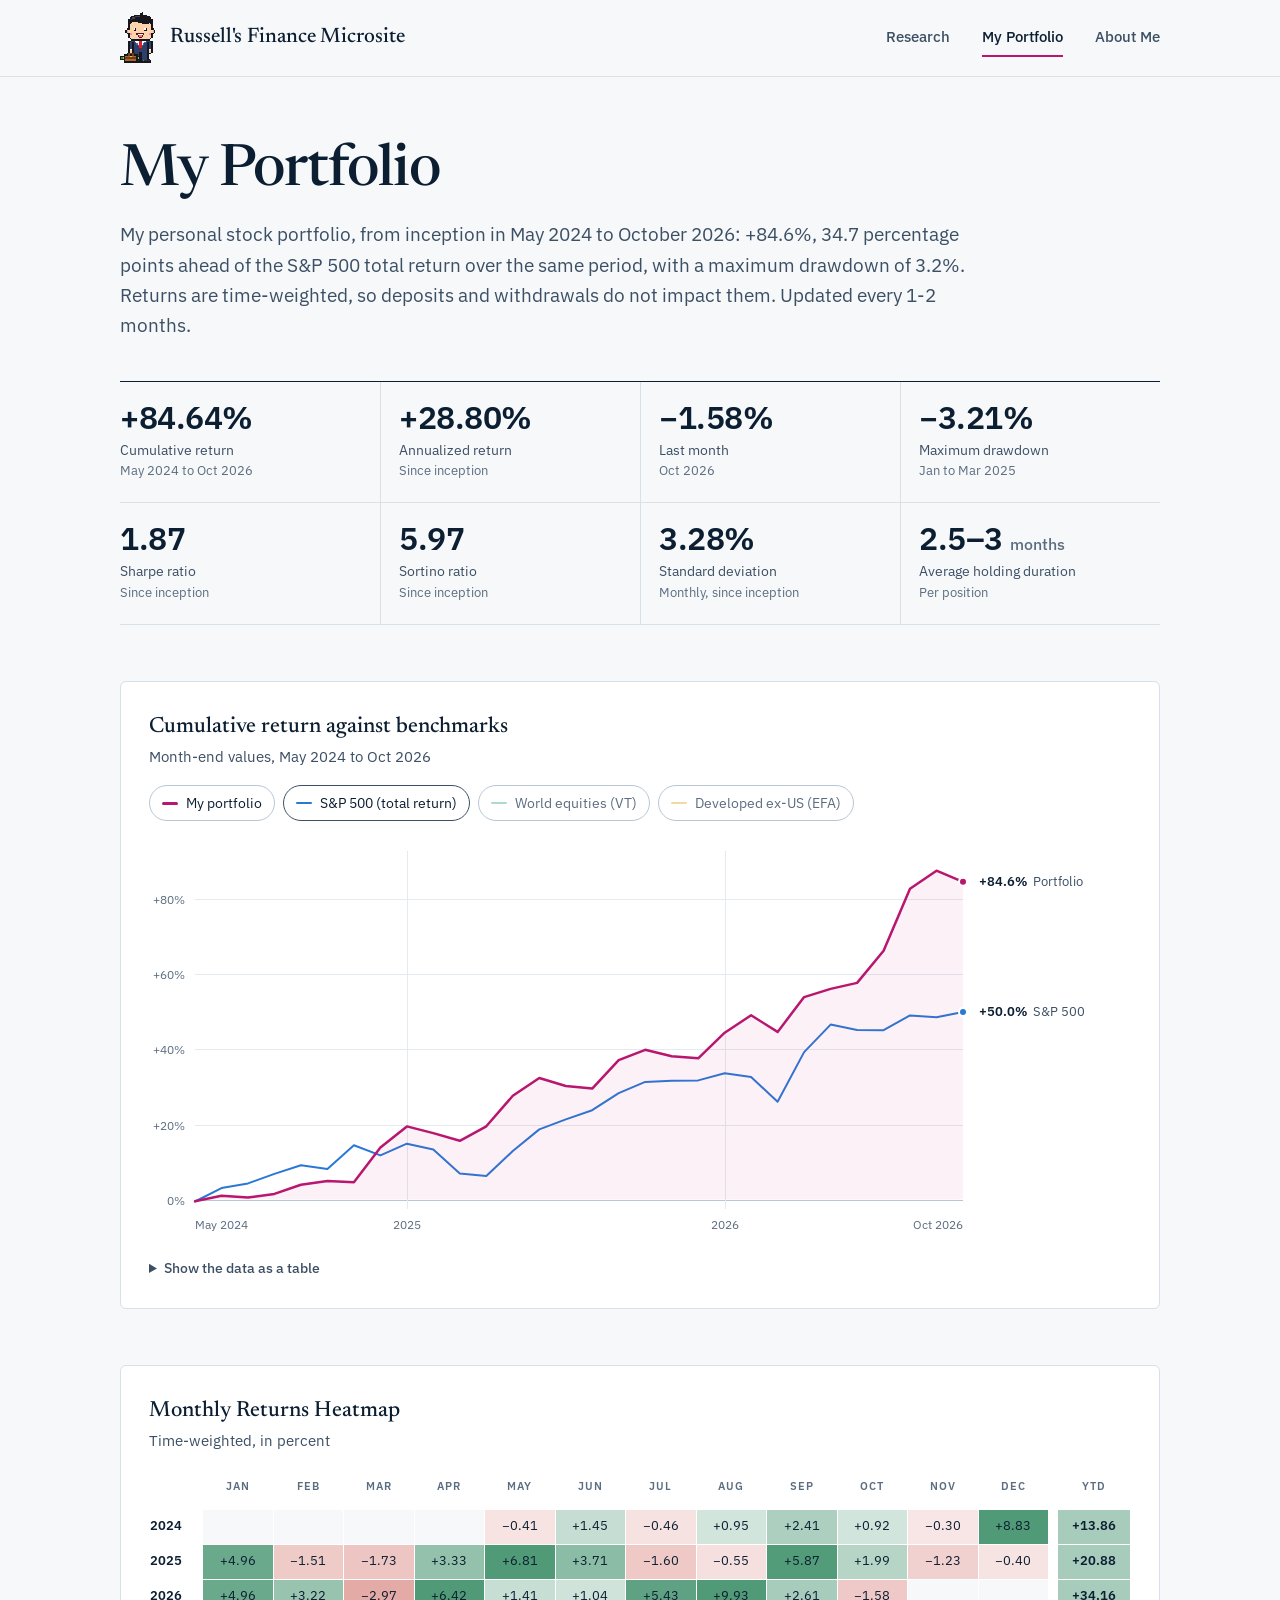
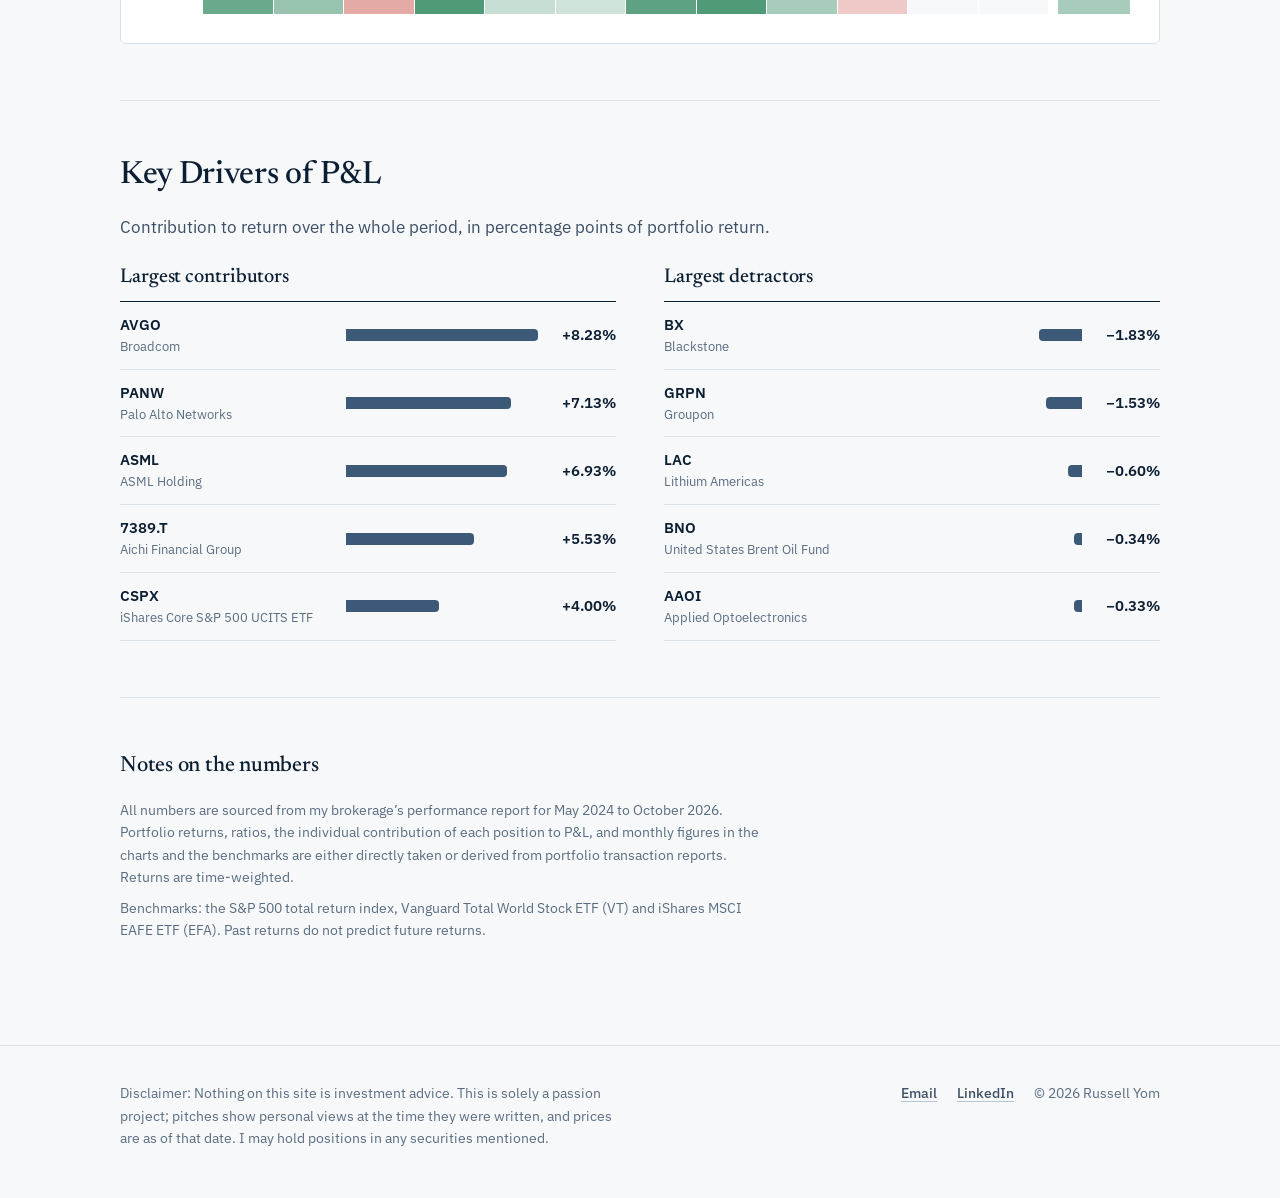
<file: track-record/index.html>
<!doctype html>
<html lang="en">
<head>
<meta charset="utf-8">
<meta name="viewport" content="width=device-width, initial-scale=1">
<meta name="robots" content="noindex, nofollow">
<meta name="googlebot" content="noindex, nofollow">
<title>My Portfolio | Russell Yom</title>
<meta name="description" content="Russell Yom's personal portfolio: +84.6% cumulative return from May 2024 to Oct 2026, time-weighted.">
<meta name="author" content="Russell Yom">
<meta name="theme-color" content="#f6f8fa" media="(prefers-color-scheme: light)">
<meta name="theme-color" content="#0b1726" media="(prefers-color-scheme: dark)">
<meta property="og:type" content="website">
<meta property="og:site_name" content="Russell Yom">
<meta property="og:title" content="My Portfolio | Russell Yom">
<meta property="og:description" content="Russell Yom's personal portfolio: +84.6% cumulative return from May 2024 to Oct 2026, time-weighted.">
<meta property="og:url" content="https://russayz.github.io/track-record/">
<meta property="og:image" content="https://russayz.github.io/assets/img/og.png">
<meta property="og:image:width" content="1200">
<meta property="og:image:height" content="630">
<meta name="twitter:card" content="summary_large_image">
<link rel="icon" href="/assets/img/favicon.svg?v=2" type="image/svg+xml">
<link rel="preload" href="/assets/fonts/newsreader-latin-opsz.woff2" as="font" type="font/woff2" crossorigin>
<link rel="preload" href="/assets/fonts/ibm-plex-sans-latin-400-normal.woff2" as="font" type="font/woff2" crossorigin>
<link rel="stylesheet" href="/assets/css/site.css?v=20261125m">
<script src="/assets/js/performance-data.js" defer></script>
<script src="/assets/js/charts.js" defer></script>
<script src="/assets/js/heatmap.js?v=3" defer></script>
</head>
<body>
<a class="skip-link" href="#main">Skip to content</a>
<header class="site-header">
  <div class="wrap">
    <a class="brand" href="/" aria-label="Russell Yom, home"><img class="brand-mark" src="/assets/img/logo.svg?v=2" alt="" width="28" height="38"><span class="brand-name">Russell's Finance Microsite</span></a>
    <nav class="site-nav" aria-label="Main"><ul><li><a href="/research/">Research</a></li><li><a href="/track-record/" aria-current="page">My Portfolio</a></li><li><a href="/about/">About Me</a></li></ul></nav>
  </div>
</header>
<main id="main">
<div class="wrap">
  <header class="page-head">
    <h1>My Portfolio</h1>
    <p class="lede">My personal stock portfolio, from inception in May 2024 to October 2026: +84.6%, 34.7 percentage points ahead of the S&amp;P 500 total return over the same period, with a maximum drawdown of 3.2%. Returns are time-weighted, so deposits and withdrawals do not impact them. Updated every 1-2 months.</p>
  </header>

  <!-- ===== STATS: update each month (copy figures from your broker report) ===== -->
  <dl class="stats"><div><dt>Cumulative return<span>May 2024 to Oct 2026</span></dt><dd>+84.64%</dd></div><div><dt>Annualized return<span>Since inception</span></dt><dd>+28.80%</dd></div><div><dt>Last month<span>Oct 2026</span></dt><dd>−1.58%</dd></div><div><dt>Maximum drawdown<span>Jan to Mar 2025</span></dt><dd>−3.21%</dd></div><div><dt>Sharpe ratio<span>Since inception</span></dt><dd>1.87</dd></div><div><dt>Sortino ratio<span>Since inception</span></dt><dd>5.97</dd></div><div><dt>Standard deviation<span>Monthly, since inception</span></dt><dd>3.28%</dd></div><div><dt>Average holding duration<span>Per position</span></dt><dd>2.5–3 <small>months</small></dd></div></dl>

  <section class="pitch-section" aria-labelledby="chart-h" style="border-top: 0">
    <div class="chart-card">
      <div class="chart-controls">
        <p class="chart-title" id="chart-h"><b>Cumulative return against benchmarks</b>Month-end values, May 2024 to Oct 2026</p>
        <fieldset class="toggles" data-toggles-for="full-chart">
          <legend class="visually-hidden">Show benchmarks</legend>
          <label class="toggle is-locked"><span><i class="key key-portfolio"></i>My portfolio</span></label>
          <label class="toggle"><input type="checkbox" value="spx" checked><span><i class="key key-spx"></i>S&amp;P 500 (total return)</span></label>
          <label class="toggle"><input type="checkbox" value="vt"><span><i class="key key-vt"></i>World equities (VT)</span></label>
          <label class="toggle"><input type="checkbox" value="efa"><span><i class="key key-efa"></i>Developed ex-US (EFA)</span></label>
        </fieldset>
      </div>
      <div class="chart" id="full-chart" data-chart data-series="portfolio,spx" data-variant="full"></div>
      <noscript><p class="small">The chart needs JavaScript. The table below has every value.</p></noscript>
      <details class="data-table">
        <summary>Show the data as a table</summary>
        <div class="table-scroll" data-table-for="full-chart" data-series="portfolio,spx,vt,efa"></div>
      </details>
    </div>
  </section>

  <!-- ===== MONTHLY RETURNS HEATMAP: builds itself from assets/js/performance-data.js, nothing to edit here ===== -->
  <section class="pitch-section" aria-labelledby="hm-h" style="border-top: 0; padding-top: 0">
    <div class="chart-card">
      <p class="chart-title" id="hm-h"><b>Monthly Returns Heatmap</b>Time-weighted, in percent</p>
      <div class="heatmap-scroll" data-heatmap></div>
      <noscript><p class="small">The heatmap needs JavaScript. The table under the chart above has every month-end value.</p></noscript>
    </div>
  </section>

  <section class="pitch-section" aria-labelledby="ctr-h">
    <h2 id="ctr-h">Key Drivers of P&amp;L</h2>
    <p class="intro">Contribution to return over the whole period, in percentage points of portfolio return.</p>
    <!-- ===== CONTRIBUTORS: bar width = contribution divided by the largest one (8.28), as a percent ===== -->
    <div class="ctr">
      <div>
        <h3 style="font-size: 20px; margin-bottom: 12px">Largest contributors</h3>
        <ul class="ctr-list"><li><span class="who"><b>AVGO</b><span>Broadcom</span></span>
<span class="ctr-bar" aria-hidden="true"><i style="width: 100.0%"></i></span>
<span class="v">+8.28%</span></li><li><span class="who"><b>PANW</b><span>Palo Alto Networks</span></span>
<span class="ctr-bar" aria-hidden="true"><i style="width: 86.1%"></i></span>
<span class="v">+7.13%</span></li><li><span class="who"><b>ASML</b><span>ASML Holding</span></span>
<span class="ctr-bar" aria-hidden="true"><i style="width: 83.7%"></i></span>
<span class="v">+6.93%</span></li><li><span class="who"><b>7389.T</b><span>Aichi Financial Group</span></span>
<span class="ctr-bar" aria-hidden="true"><i style="width: 66.8%"></i></span>
<span class="v">+5.53%</span></li><li><span class="who"><b>CSPX</b><span>iShares Core S&amp;P 500 UCITS ETF</span></span>
<span class="ctr-bar" aria-hidden="true"><i style="width: 48.3%"></i></span>
<span class="v">+4.00%</span></li></ul>
      </div>
      <div>
        <h3 style="font-size: 20px; margin-bottom: 12px">Largest detractors</h3>
        <ul class="ctr-list"><li><span class="who"><b>BX</b><span>Blackstone</span></span>
<span class="ctr-bar neg" aria-hidden="true"><i style="width: 22.1%"></i></span>
<span class="v">−1.83%</span></li><li><span class="who"><b>GRPN</b><span>Groupon</span></span>
<span class="ctr-bar neg" aria-hidden="true"><i style="width: 18.5%"></i></span>
<span class="v">−1.53%</span></li><li><span class="who"><b>LAC</b><span>Lithium Americas</span></span>
<span class="ctr-bar neg" aria-hidden="true"><i style="width: 7.2%"></i></span>
<span class="v">−0.60%</span></li><li><span class="who"><b>BNO</b><span>United States Brent Oil Fund</span></span>
<span class="ctr-bar neg" aria-hidden="true"><i style="width: 4.1%"></i></span>
<span class="v">−0.34%</span></li><li><span class="who"><b>AAOI</b><span>Applied Optoelectronics</span></span>
<span class="ctr-bar neg" aria-hidden="true"><i style="width: 4.0%"></i></span>
<span class="v">−0.33%</span></li></ul>
      </div>
    </div>
  </section>

  <section class="pitch-section" aria-labelledby="notes-h">
    <h2 id="notes-h" style="font-size: 22px">Notes on the numbers</h2>
    <div class="notes" style="margin-top: 12px">
      <p>All numbers are sourced from my brokerage’s performance report for May 2024 to October 2026. Portfolio returns, ratios, the individual contribution of each position to P&amp;L, and monthly figures in the charts and the benchmarks are either directly taken or derived from portfolio transaction reports. Returns are time-weighted.</p>
      <p>Benchmarks: the S&amp;P 500 total return index, Vanguard Total World Stock ETF (VT) and iShares MSCI EAFE ETF (EFA). Past returns do not predict future returns.</p>
    </div>
  </section>
</div>
</main>
<footer class="site-footer">
  <div class="wrap footer-grid">
    <p>Disclaimer: Nothing on this site is investment advice. This is solely a passion project; pitches show personal views at the time they were written, and prices are as of that date. I may hold positions in any securities mentioned.</p>
    <ul class="footer-links">
      <li><a href="mailto:russayz@sas.upenn.edu">Email</a></li>
      <li><a href="https://www.linkedin.com/in/russellyom" rel="noopener">LinkedIn</a></li>
      <li><span>&copy; 2026 Russell Yom</span></li>
    </ul>
  </div>
</footer>
</body>
</html>
</file>
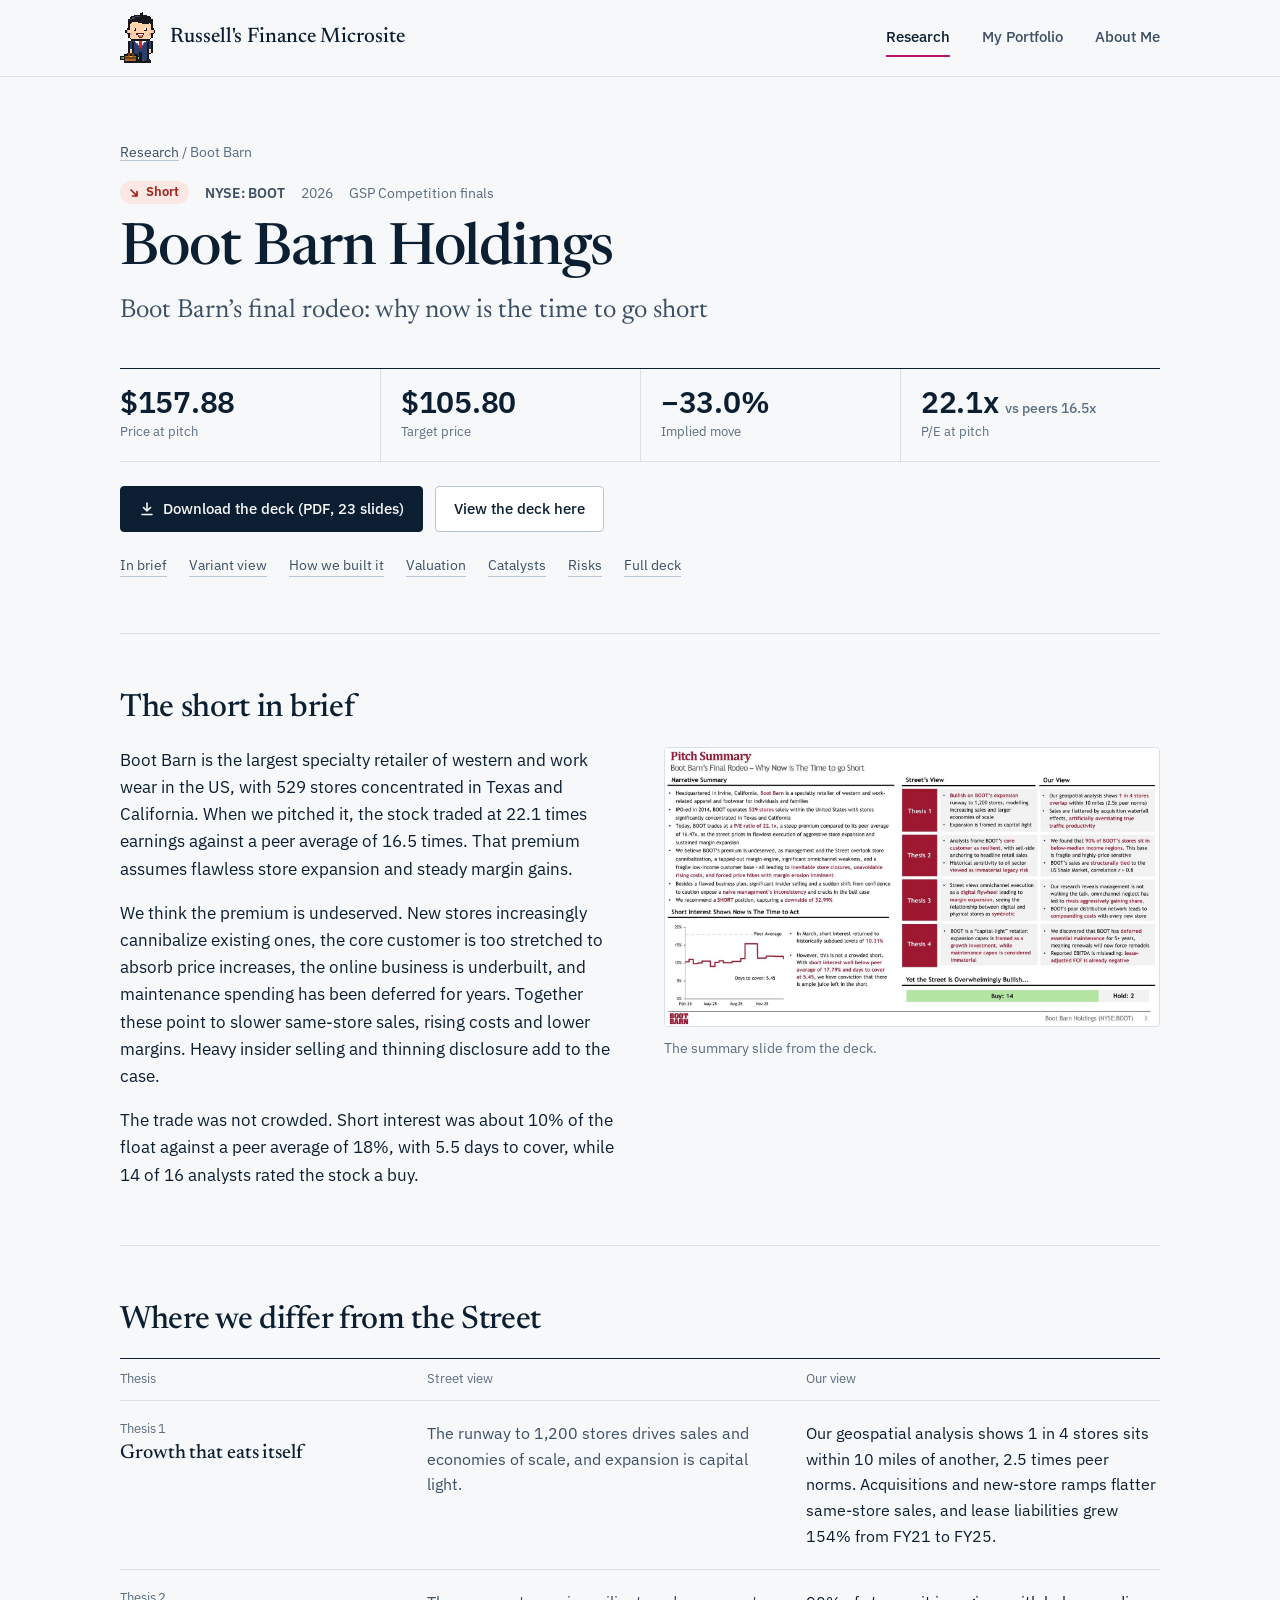
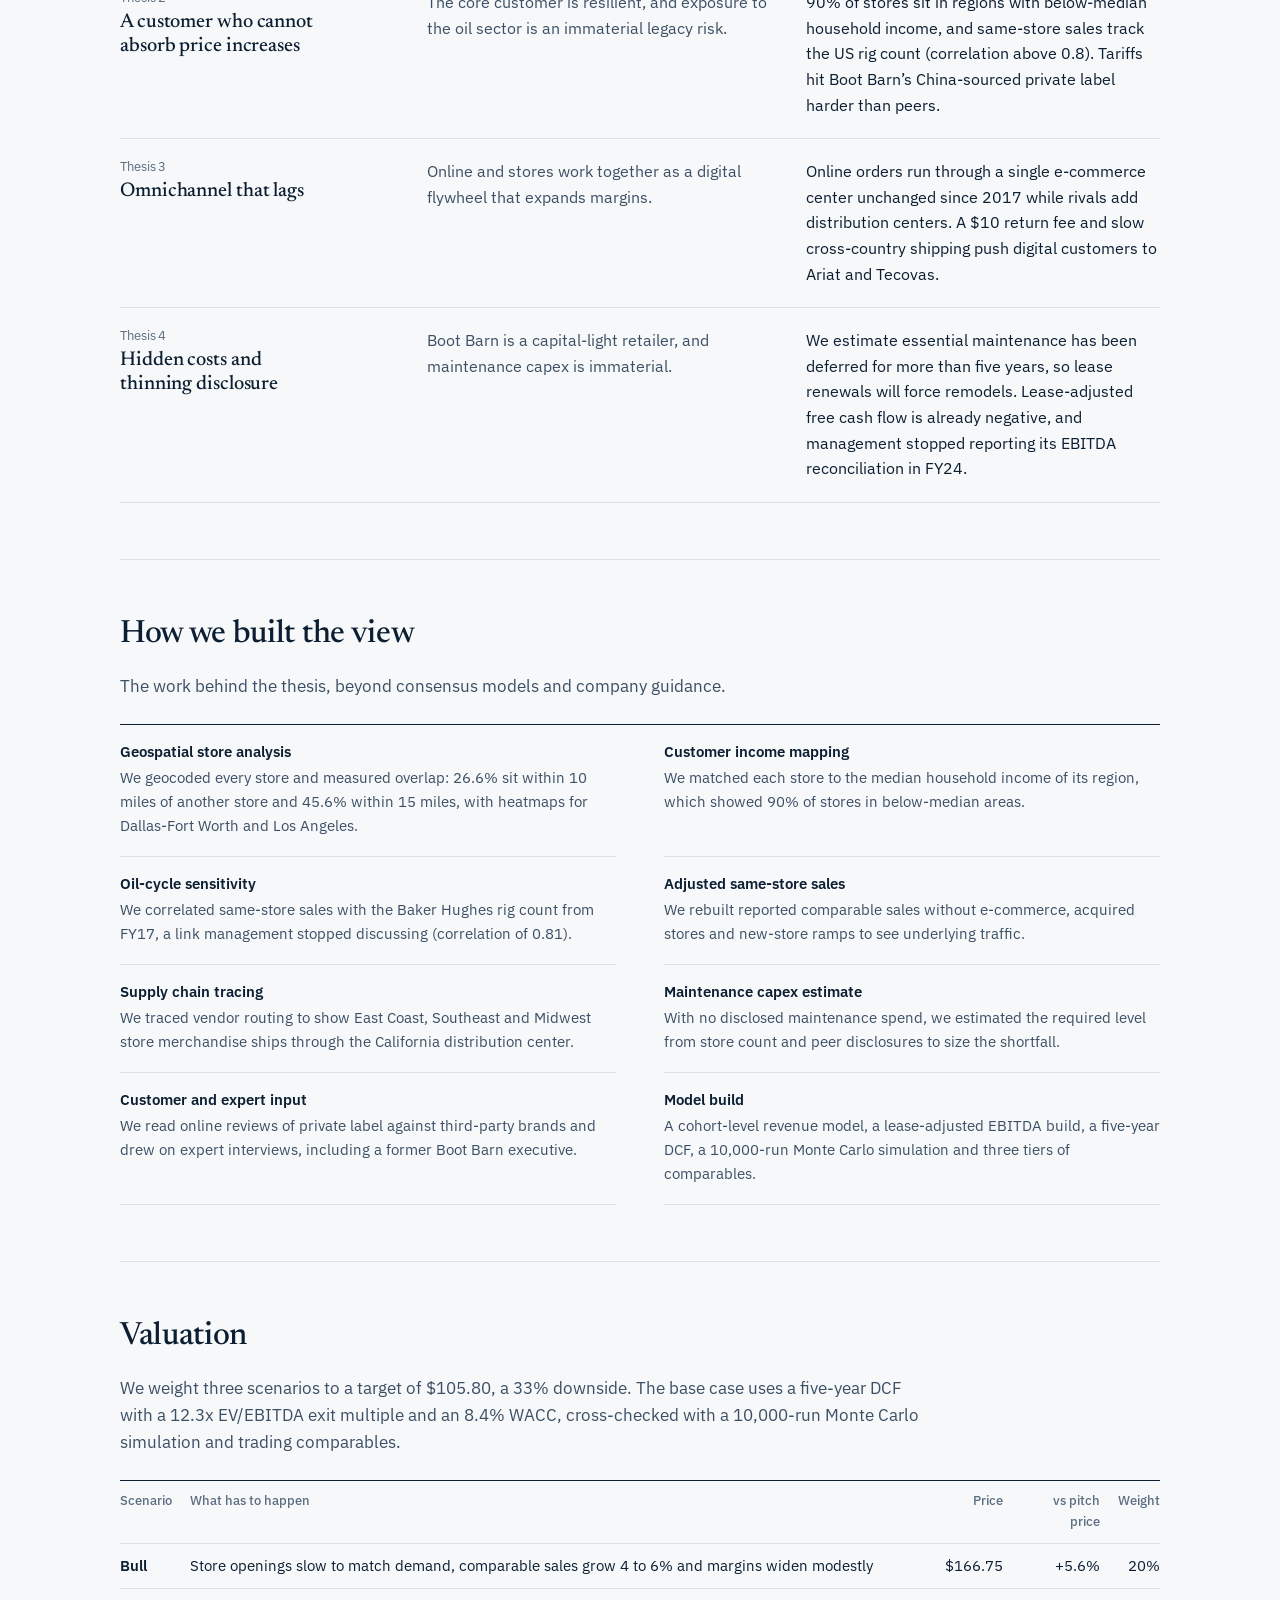
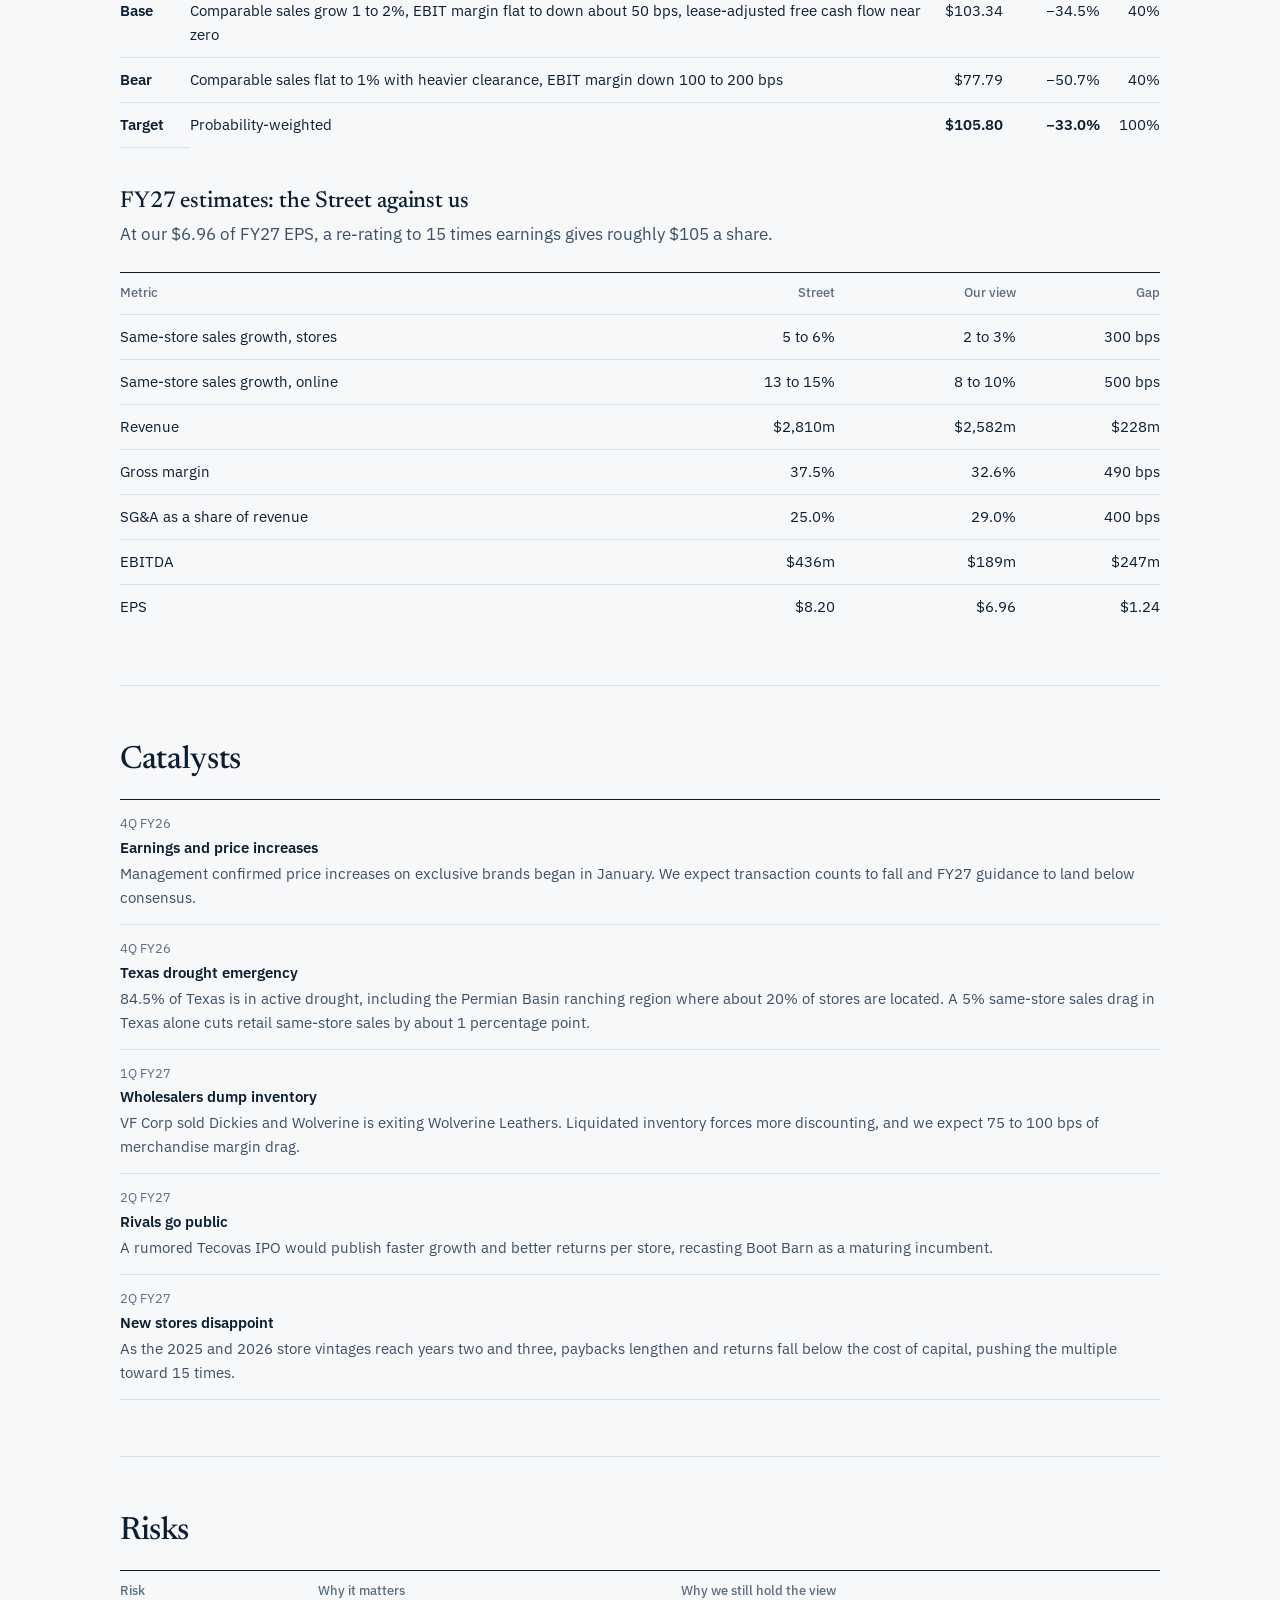
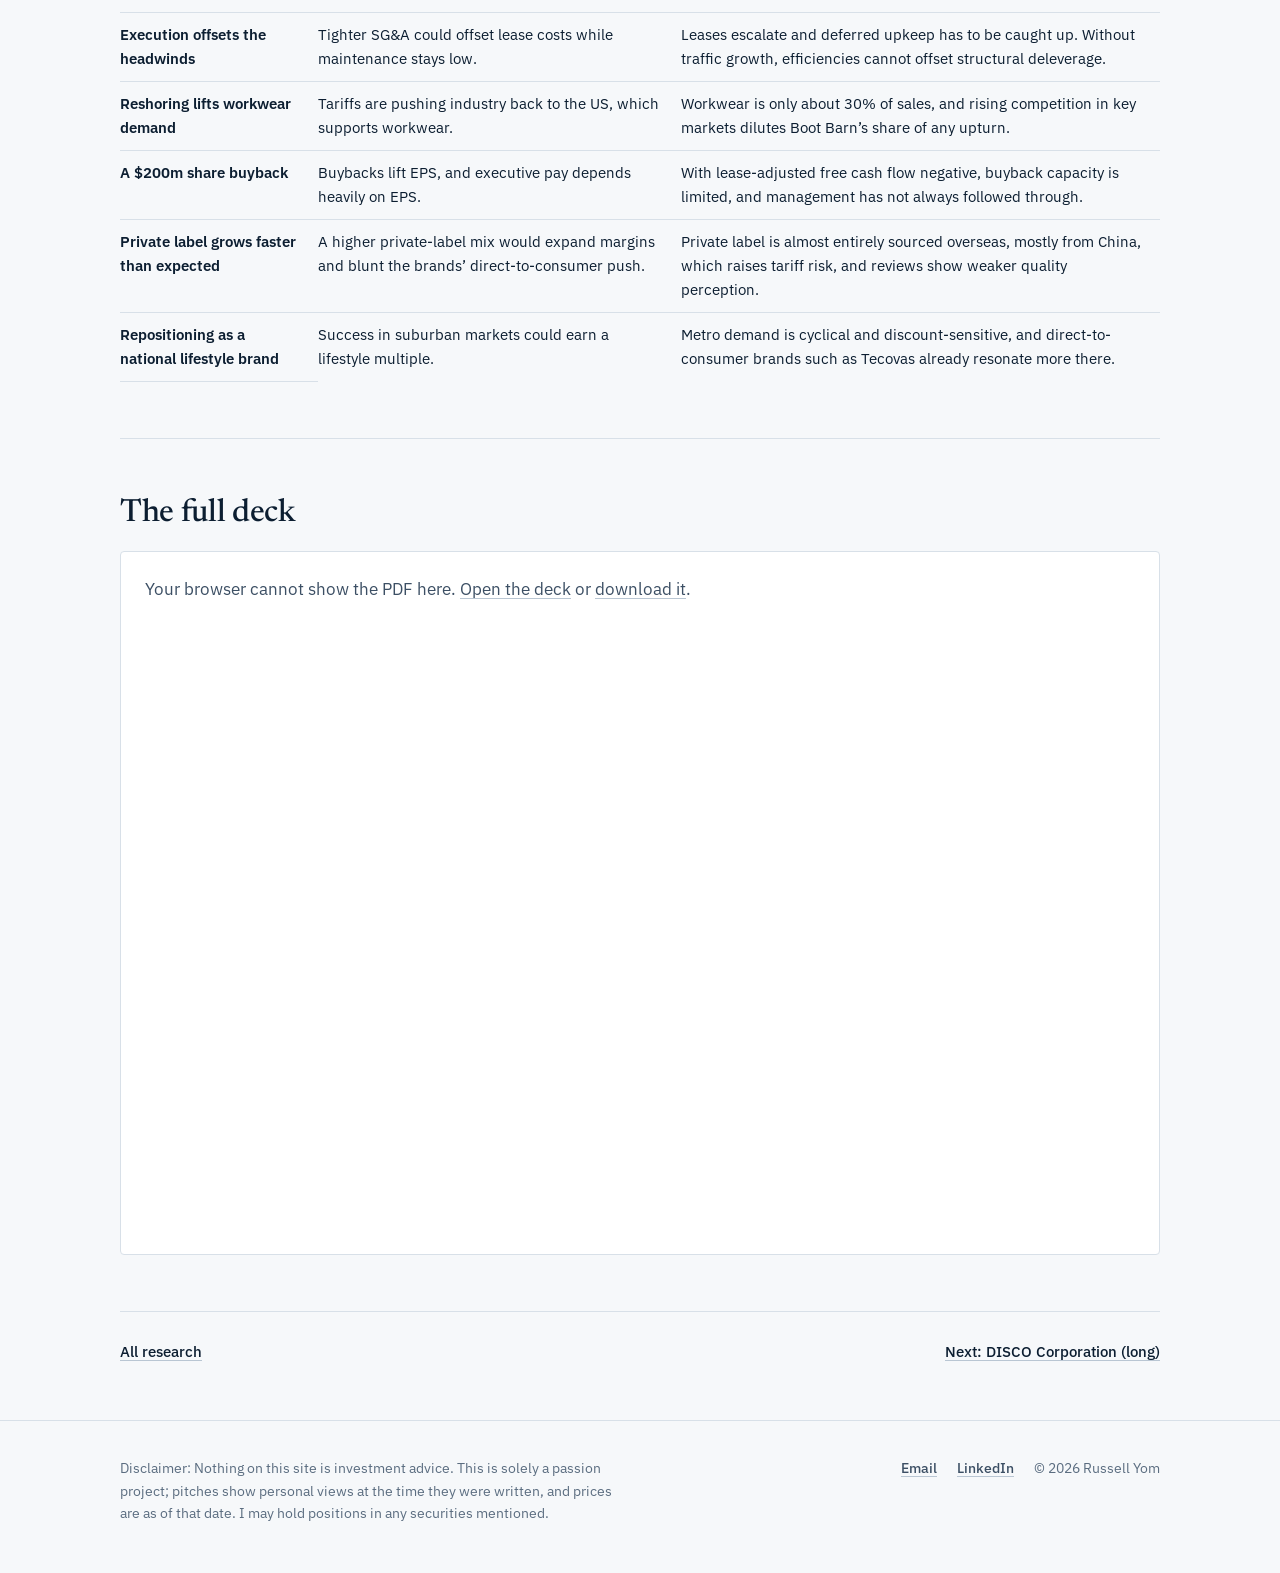
<file: research/boot-barn/index.html>
<!doctype html>
<html lang="en">
<head>
<meta charset="utf-8">
<meta name="viewport" content="width=device-width, initial-scale=1">
<meta name="robots" content="noindex, nofollow">
<meta name="googlebot" content="noindex, nofollow">
<title>Boot Barn (short) | Russell Yom</title>
<meta name="description" content="Short Boot Barn Holdings (NYSE: BOOT): New stores cannibalize old ones, the core customer cannot absorb price increases and maintenance has been deferred for years. The Street still pays a premium multiple for flawless execution.">
<meta name="author" content="Russell Yom">
<meta name="theme-color" content="#f6f8fa" media="(prefers-color-scheme: light)">
<meta name="theme-color" content="#0b1726" media="(prefers-color-scheme: dark)">
<meta property="og:type" content="website">
<meta property="og:site_name" content="Russell Yom">
<meta property="og:title" content="Boot Barn (short) | Russell Yom">
<meta property="og:description" content="Short Boot Barn Holdings (NYSE: BOOT): New stores cannibalize old ones, the core customer cannot absorb price increases and maintenance has been deferred for years. The Street still pays a premium multiple for flawless execution.">
<meta property="og:url" content="https://russayz.github.io/research/boot-barn/">
<meta property="og:image" content="https://russayz.github.io/assets/img/boot-cover.jpg">
<meta property="og:image:width" content="1200">
<meta property="og:image:height" content="630">
<meta name="twitter:card" content="summary_large_image">
<link rel="icon" href="/assets/img/favicon.svg?v=2" type="image/svg+xml">
<link rel="preload" href="/assets/fonts/newsreader-latin-opsz.woff2" as="font" type="font/woff2" crossorigin>
<link rel="preload" href="/assets/fonts/ibm-plex-sans-latin-400-normal.woff2" as="font" type="font/woff2" crossorigin>
<link rel="stylesheet" href="/assets/css/site.css?v=20261125m">
</head>
<body>
<a class="skip-link" href="#main">Skip to content</a>
<header class="site-header">
  <div class="wrap">
    <a class="brand" href="/" aria-label="Russell Yom, home"><img class="brand-mark" src="/assets/img/logo.svg?v=2" alt="" width="28" height="38"><span class="brand-name">Russell's Finance Microsite</span></a>
    <nav class="site-nav" aria-label="Main"><ul><li><a href="/research/" aria-current="page">Research</a></li><li><a href="/track-record/">My Portfolio</a></li><li><a href="/about/">About Me</a></li></ul></nav>
  </div>
</header>
<main id="main">
<div class="wrap">
  <header class="page-head">
    <p class="crumbs"><a href="/research/">Research</a> / Boot Barn</p>
    <div class="meta"><span class="call call-short"><svg viewBox="0 0 12 12" aria-hidden="true"><path d="M3 3 9 9M9 4.5V9H4.5" fill="none" stroke="currentColor" stroke-width="1.7" stroke-linecap="round" stroke-linejoin="round"/></svg>Short</span><span class="ticker">NYSE: BOOT</span><span>2026</span><span>GSP Competition finals</span></div>
    <h1>Boot Barn Holdings</h1>
    <p class="pitch-sub">Boot Barn’s final rodeo: why now is the time to go short</p>
  </header>
  <dl class="figures"><div><dt>Price at pitch</dt><dd>$157.88</dd></div><div><dt>Target price</dt><dd>$105.80</dd></div><div><dt>Implied move</dt><dd>−33.0%</dd></div><div><dt>P/E at pitch</dt><dd>22.1x <small>vs peers 16.5x</small></dd></div></dl>
  <div class="pitch-actions">
    <a class="btn btn-primary" href="/files/OREO-Capital-Boot-Barn-BOOT-short.pdf" download><svg viewBox="0 0 16 16" aria-hidden="true"><path d="M8 2v8M4.5 6.5 8 10l3.5-3.5M3 13.5h10" fill="none" stroke="currentColor" stroke-width="1.6" stroke-linecap="round" stroke-linejoin="round"/></svg>Download the deck (PDF, 23 slides)</a>
    <a class="btn" href="#deck">View the deck here</a>
  </div>
  <nav class="toc" aria-label="On this page">
    <a href="#brief-h">In brief</a><a href="#vs-h">Variant view</a><a href="#how-h">How we built it</a><a href="#val-h">Valuation</a><a href="#cat-h">Catalysts</a><a href="#risk-h">Risks</a><a href="#deck">Full deck</a>
  </nav>

  <section class="pitch-section" aria-labelledby="brief-h" style="margin-top: clamp(36px, 5vw, 56px)">
    <h2 id="brief-h">The short in brief</h2>
    <div class="two-col">
      <div class="prose"><p>Boot Barn is the largest specialty retailer of western and work wear in the US, with 529 stores concentrated in Texas and California. When we pitched it, the stock traded at 22.1 times earnings against a peer average of 16.5 times. That premium assumes flawless store expansion and steady margin gains.</p>
<p>We think the premium is undeserved. New stores increasingly cannibalize existing ones, the core customer is too stretched to absorb price increases, the online business is underbuilt, and maintenance spending has been deferred for years. Together these point to slower same-store sales, rising costs and lower margins. Heavy insider selling and thinning disclosure add to the case.</p>
<p>The trade was not crowded. Short interest was about 10% of the float against a peer average of 18%, with 5.5 days to cover, while 14 of 16 analysts rated the stock a buy.</p></div>
      <figure class="slide">
        <a href="/assets/img/boot-summary.jpg"><img src="/assets/img/boot-summary.jpg" alt="Pitch summary slide for Boot Barn Holdings" width="1600" height="900" loading="lazy"></a>
        <figcaption>The summary slide from the deck.</figcaption>
      </figure>
    </div>
  </section>

  <section class="pitch-section" aria-labelledby="vs-h">
    <h2 id="vs-h">Where we differ from the Street</h2>
    <div class="versus"><div class="versus-head" aria-hidden="true"><span>Thesis</span><span>Street view</span><span>Our view</span></div>
<div class="versus-row">
  <h3><span class="num-label">Thesis 1</span>Growth that eats itself</h3>
  <div><span class="col-label">Street view</span><p>The runway to 1,200 stores drives sales and economies of scale, and expansion is capital light.</p></div>
  <div><span class="col-label">Our view</span><p class="ours">Our geospatial analysis shows 1 in 4 stores sits within 10 miles of another, 2.5 times peer norms. Acquisitions and new-store ramps flatter same-store sales, and lease liabilities grew 154% from FY21 to FY25.</p></div>
</div>
<div class="versus-row">
  <h3><span class="num-label">Thesis 2</span>A customer who cannot absorb price increases</h3>
  <div><span class="col-label">Street view</span><p>The core customer is resilient, and exposure to the oil sector is an immaterial legacy risk.</p></div>
  <div><span class="col-label">Our view</span><p class="ours">90% of stores sit in regions with below-median household income, and same-store sales track the US rig count (correlation above 0.8). Tariffs hit Boot Barn’s China-sourced private label harder than peers.</p></div>
</div>
<div class="versus-row">
  <h3><span class="num-label">Thesis 3</span>Omnichannel that lags</h3>
  <div><span class="col-label">Street view</span><p>Online and stores work together as a digital flywheel that expands margins.</p></div>
  <div><span class="col-label">Our view</span><p class="ours">Online orders run through a single e-commerce center unchanged since 2017 while rivals add distribution centers. A $10 return fee and slow cross-country shipping push digital customers to Ariat and Tecovas.</p></div>
</div>
<div class="versus-row">
  <h3><span class="num-label">Thesis 4</span>Hidden costs and thinning disclosure</h3>
  <div><span class="col-label">Street view</span><p>Boot Barn is a capital-light retailer, and maintenance capex is immaterial.</p></div>
  <div><span class="col-label">Our view</span><p class="ours">We estimate essential maintenance has been deferred for more than five years, so lease renewals will force remodels. Lease-adjusted free cash flow is already negative, and management stopped reporting its EBITDA reconciliation in FY24.</p></div>
</div>
</div>
  </section>

  <section class="pitch-section" aria-labelledby="how-h">
    <h2 id="how-h">How we built the view</h2>
    <p class="intro">The work behind the thesis, beyond consensus models and company guidance.</p>
    <ul class="methods"><li><h4>Geospatial store analysis</h4><p>We geocoded every store and measured overlap: 26.6% sit within 10 miles of another store and 45.6% within 15 miles, with heatmaps for Dallas-Fort Worth and Los Angeles.</p></li><li><h4>Customer income mapping</h4><p>We matched each store to the median household income of its region, which showed 90% of stores in below-median areas.</p></li><li><h4>Oil-cycle sensitivity</h4><p>We correlated same-store sales with the Baker Hughes rig count from FY17, a link management stopped discussing (correlation of 0.81).</p></li><li><h4>Adjusted same-store sales</h4><p>We rebuilt reported comparable sales without e-commerce, acquired stores and new-store ramps to see underlying traffic.</p></li><li><h4>Supply chain tracing</h4><p>We traced vendor routing to show East Coast, Southeast and Midwest store merchandise ships through the California distribution center.</p></li><li><h4>Maintenance capex estimate</h4><p>With no disclosed maintenance spend, we estimated the required level from store count and peer disclosures to size the shortfall.</p></li><li><h4>Customer and expert input</h4><p>We read online reviews of private label against third-party brands and drew on expert interviews, including a former Boot Barn executive.</p></li><li><h4>Model build</h4><p>A cohort-level revenue model, a lease-adjusted EBITDA build, a five-year DCF, a 10,000-run Monte Carlo simulation and three tiers of comparables.</p></li></ul>
  </section>

  <section class="pitch-section" aria-labelledby="val-h">
    <h2 id="val-h">Valuation</h2>
    <p class="intro">We weight three scenarios to a target of $105.80, a 33% downside. The base case uses a five-year DCF with a 12.3x EV/EBITDA exit multiple and an 8.4% WACC, cross-checked with a 10,000-run Monte Carlo simulation and trading comparables.</p>
<div class="table-wrap"><table>
<thead><tr><th>Scenario</th><th>What has to happen</th><th class="r">Price</th><th class="r">vs pitch price</th><th class="r">Weight</th></tr></thead>
<tbody><tr><th scope="row">Bull</th><td>Store openings slow to match demand, comparable sales grow 4 to 6% and margins widen modestly</td><td class="r">$166.75</td><td class="r">+5.6%</td><td class="r">20%</td></tr><tr><th scope="row">Base</th><td>Comparable sales grow 1 to 2%, EBIT margin flat to down about 50 bps, lease-adjusted free cash flow near zero</td><td class="r">$103.34</td><td class="r">−34.5%</td><td class="r">40%</td></tr><tr><th scope="row">Bear</th><td>Comparable sales flat to 1% with heavier clearance, EBIT margin down 100 to 200 bps</td><td class="r">$77.79</td><td class="r">−50.7%</td><td class="r">40%</td></tr><tr><th scope="row">Target</th><td>Probability-weighted</td><td class="r"><strong>$105.80</strong></td><td class="r"><strong>−33.0%</strong></td><td class="r">100%</td></tr></tbody></table></div>
<h3 style="margin: 40px 0 6px">FY27 estimates: the Street against us</h3>
<p class="intro">At our $6.96 of FY27 EPS, a re-rating to 15 times earnings gives roughly $105 a share.</p>
<div class="table-wrap"><table>
<thead><tr><th>Metric</th><th class="r">Street</th><th class="r">Our view</th><th class="r">Gap</th></tr></thead>
<tbody>
<tr><td>Same-store sales growth, stores</td><td class="r">5 to 6%</td><td class="r">2 to 3%</td><td class="r">300 bps</td></tr>
<tr><td>Same-store sales growth, online</td><td class="r">13 to 15%</td><td class="r">8 to 10%</td><td class="r">500 bps</td></tr>
<tr><td>Revenue</td><td class="r">$2,810m</td><td class="r">$2,582m</td><td class="r">$228m</td></tr>
<tr><td>Gross margin</td><td class="r">37.5%</td><td class="r">32.6%</td><td class="r">490 bps</td></tr>
<tr><td>SG&amp;A as a share of revenue</td><td class="r">25.0%</td><td class="r">29.0%</td><td class="r">400 bps</td></tr>
<tr><td>EBITDA</td><td class="r">$436m</td><td class="r">$189m</td><td class="r">$247m</td></tr>
<tr><td>EPS</td><td class="r">$8.20</td><td class="r">$6.96</td><td class="r">$1.24</td></tr>
</tbody></table></div>
  </section>

  <section class="pitch-section" aria-labelledby="cat-h">
    <h2 id="cat-h">Catalysts</h2>
    <ul class="list-plain"><li><span class="when">4Q FY26</span><h4>Earnings and price increases</h4><p>Management confirmed price increases on exclusive brands began in January. We expect transaction counts to fall and FY27 guidance to land below consensus.</p></li><li><span class="when">4Q FY26</span><h4>Texas drought emergency</h4><p>84.5% of Texas is in active drought, including the Permian Basin ranching region where about 20% of stores are located. A 5% same-store sales drag in Texas alone cuts retail same-store sales by about 1 percentage point.</p></li><li><span class="when">1Q FY27</span><h4>Wholesalers dump inventory</h4><p>VF Corp sold Dickies and Wolverine is exiting Wolverine Leathers. Liquidated inventory forces more discounting, and we expect 75 to 100 bps of merchandise margin drag.</p></li><li><span class="when">2Q FY27</span><h4>Rivals go public</h4><p>A rumored Tecovas IPO would publish faster growth and better returns per store, recasting Boot Barn as a maturing incumbent.</p></li><li><span class="when">2Q FY27</span><h4>New stores disappoint</h4><p>As the 2025 and 2026 store vintages reach years two and three, paybacks lengthen and returns fall below the cost of capital, pushing the multiple toward 15 times.</p></li></ul>
  </section>

  <section class="pitch-section" aria-labelledby="risk-h">
    <h2 id="risk-h">Risks</h2>
    <div class="table-wrap"><table>
<thead><tr><th>Risk</th><th>Why it matters</th><th>Why we still hold the view</th></tr></thead>
<tbody><tr><th scope="row">Execution offsets the headwinds</th><td>Tighter SG&amp;A could offset lease costs while maintenance stays low.</td><td>Leases escalate and deferred upkeep has to be caught up. Without traffic growth, efficiencies cannot offset structural deleverage.</td></tr><tr><th scope="row">Reshoring lifts workwear demand</th><td>Tariffs are pushing industry back to the US, which supports workwear.</td><td>Workwear is only about 30% of sales, and rising competition in key markets dilutes Boot Barn’s share of any upturn.</td></tr><tr><th scope="row">A $200m share buyback</th><td>Buybacks lift EPS, and executive pay depends heavily on EPS.</td><td>With lease-adjusted free cash flow negative, buyback capacity is limited, and management has not always followed through.</td></tr><tr><th scope="row">Private label grows faster than expected</th><td>A higher private-label mix would expand margins and blunt the brands’ direct-to-consumer push.</td><td>Private label is almost entirely sourced overseas, mostly from China, which raises tariff risk, and reviews show weaker quality perception.</td></tr><tr><th scope="row">Repositioning as a national lifestyle brand</th><td>Success in suburban markets could earn a lifestyle multiple.</td><td>Metro demand is cyclical and discount-sensitive, and direct-to-consumer brands such as Tecovas already resonate more there.</td></tr></tbody></table></div>
  </section>

  <section class="pitch-section" id="deck" aria-labelledby="deck-h">
    <h2 id="deck-h">The full deck</h2>
    <div class="deck-frame">
      <object data="/files/OREO-Capital-Boot-Barn-BOOT-short.pdf#view=FitH" type="application/pdf" aria-label="Boot Barn Holdings pitch deck">
        <p class="deck-fallback">Your browser cannot show the PDF here. <a href="/files/OREO-Capital-Boot-Barn-BOOT-short.pdf">Open the deck</a> or <a href="/files/OREO-Capital-Boot-Barn-BOOT-short.pdf" download>download it</a>.</p>
      </object>
    </div>
  </section>

  <nav class="pitch-next" aria-label="More research">
    <a href="/research/">All research</a>
    <a href="/research/disco/">Next: DISCO Corporation (long)</a>
  </nav>
</div>
</main>
<footer class="site-footer">
  <div class="wrap footer-grid">
    <p>Disclaimer: Nothing on this site is investment advice. This is solely a passion project; pitches show personal views at the time they were written, and prices are as of that date. I may hold positions in any securities mentioned.</p>
    <ul class="footer-links">
      <li><a href="mailto:russayz@sas.upenn.edu">Email</a></li>
      <li><a href="https://www.linkedin.com/in/russellyom" rel="noopener">LinkedIn</a></li>
      <li><span>&copy; 2026 Russell Yom</span></li>
    </ul>
  </div>
</footer>
</body>
</html>
</file>
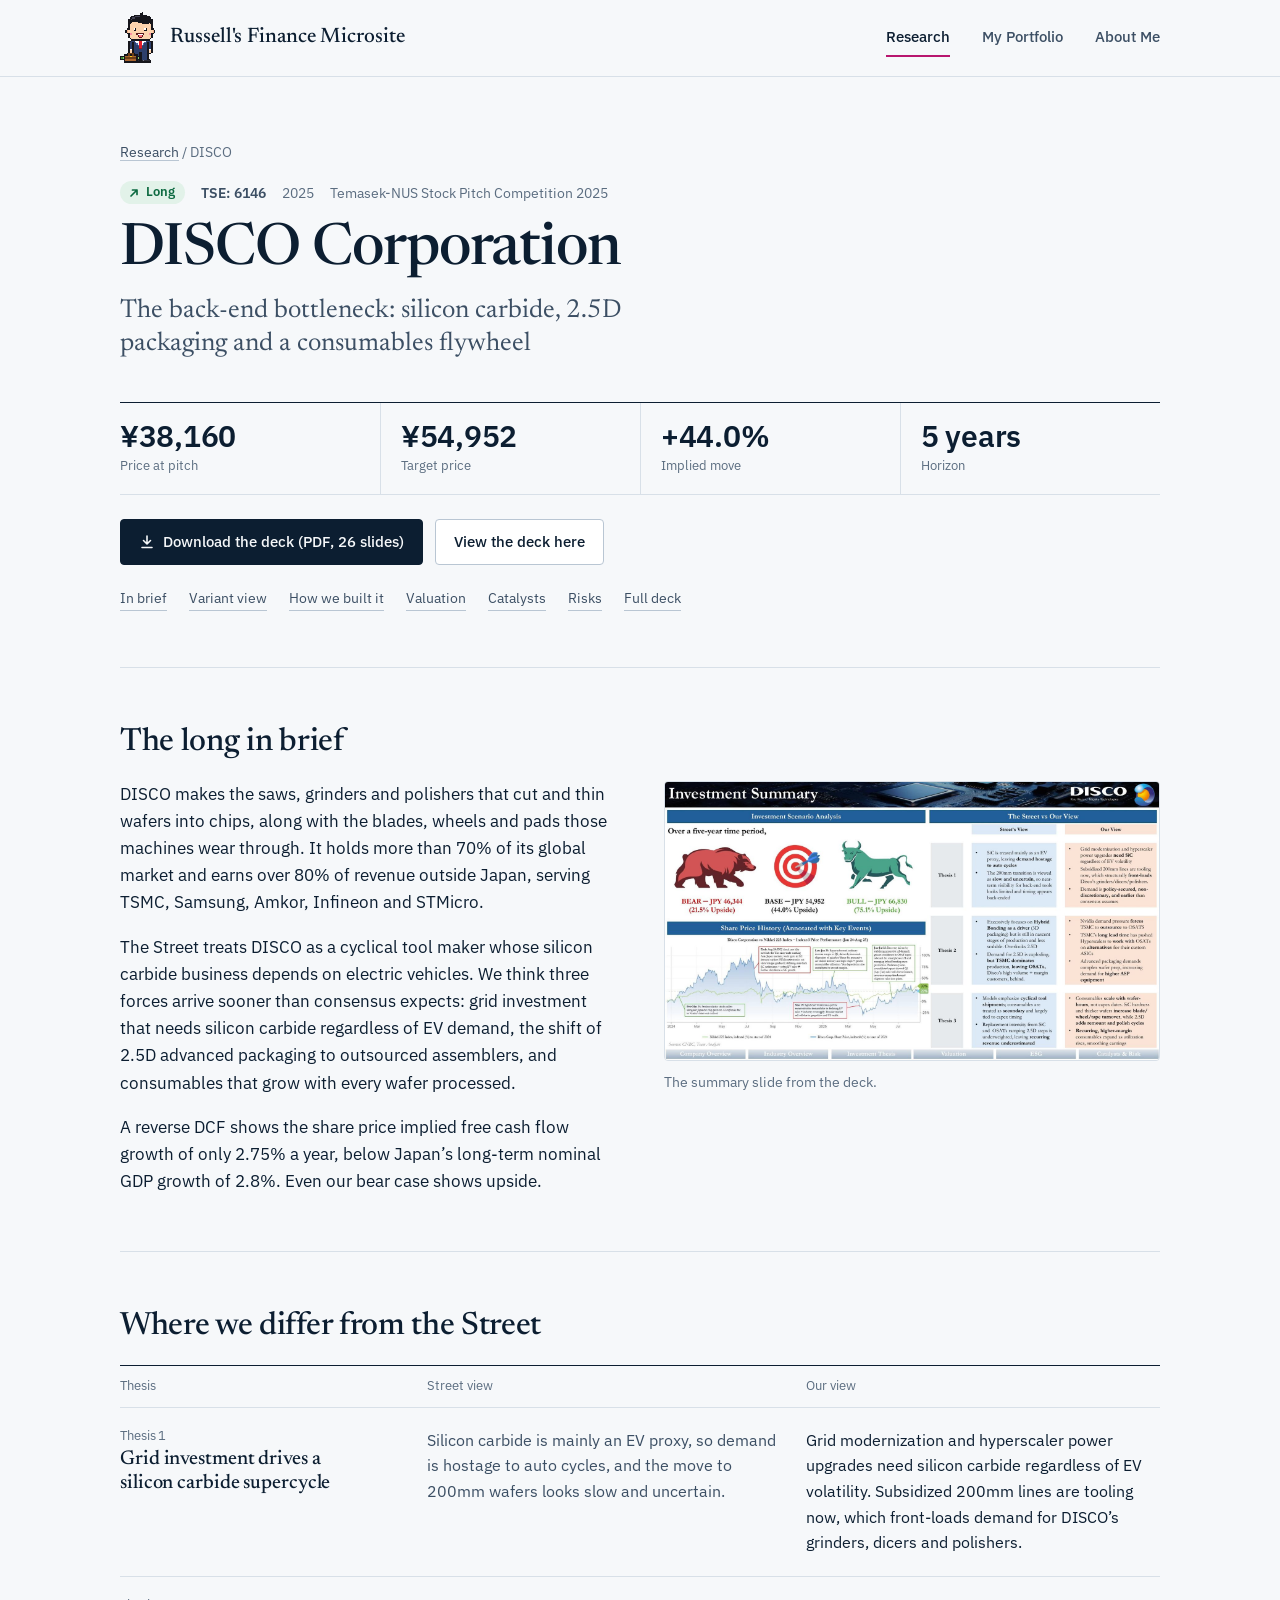
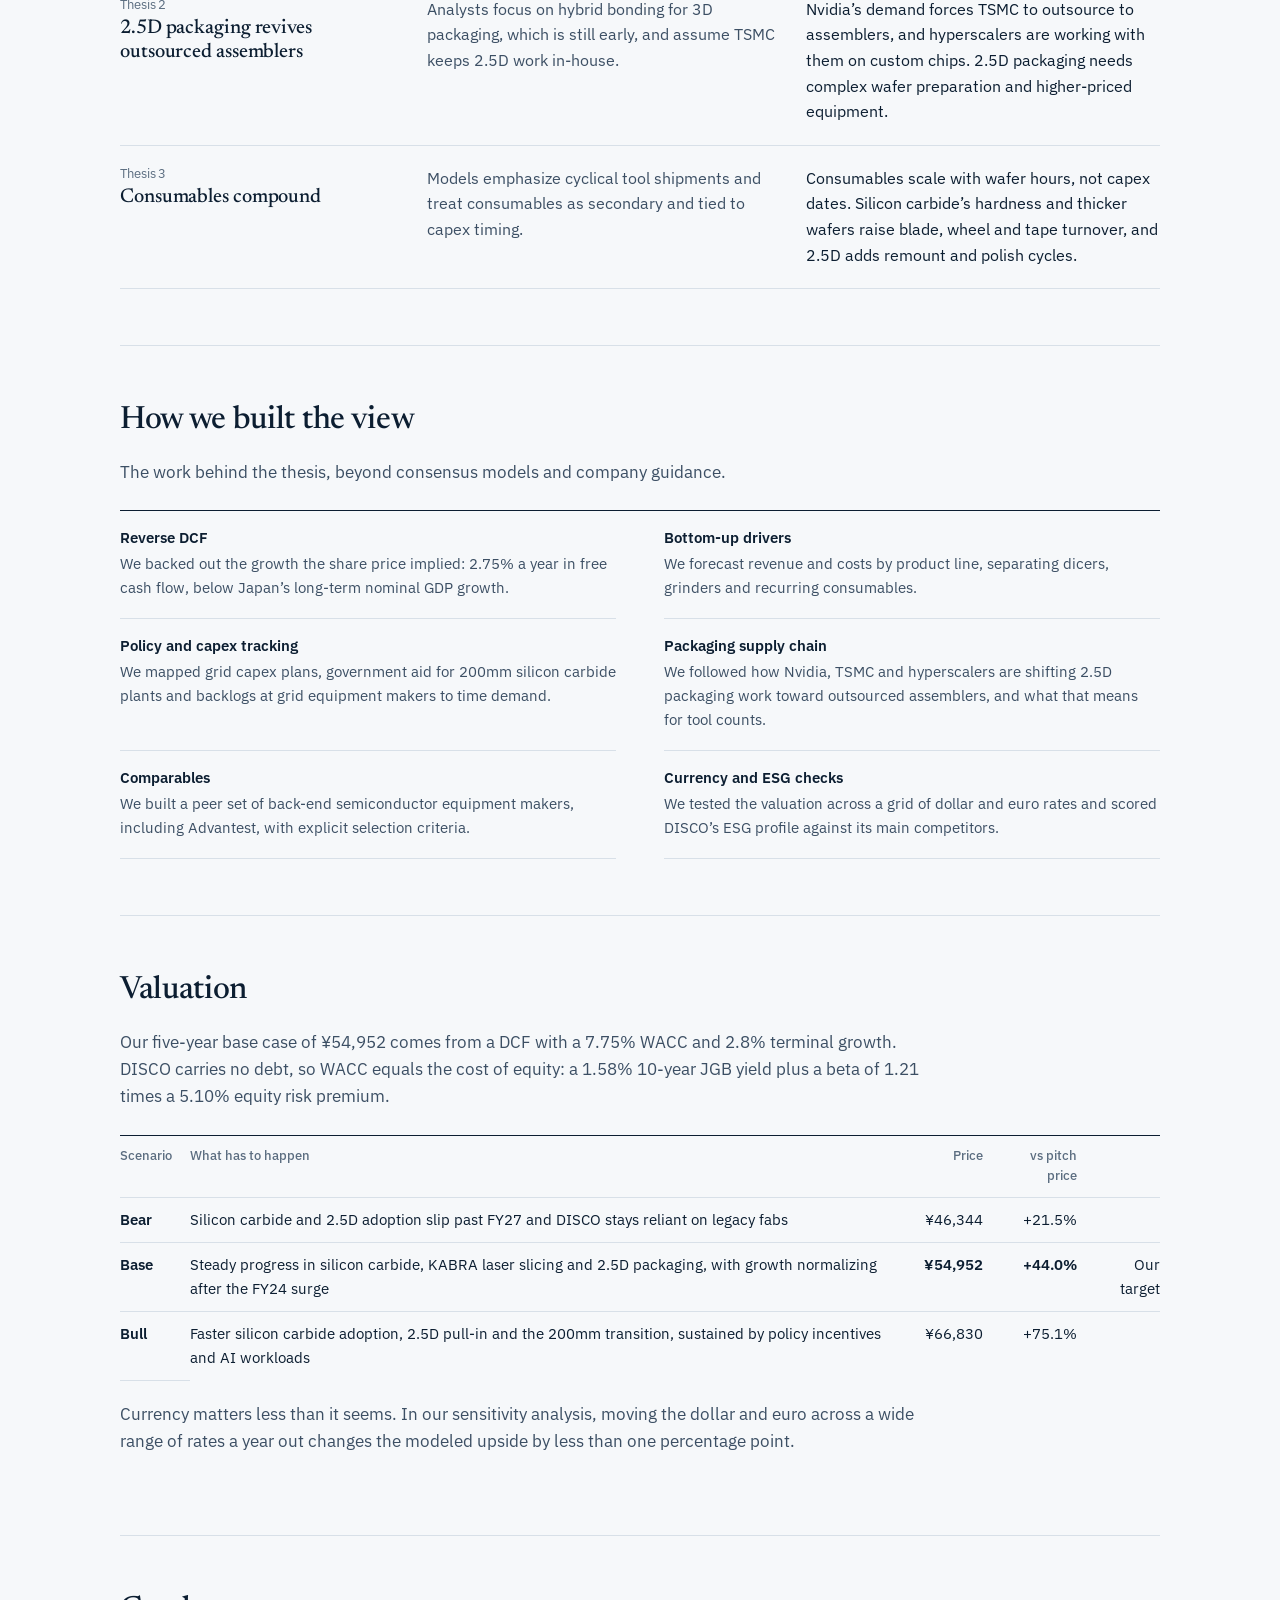
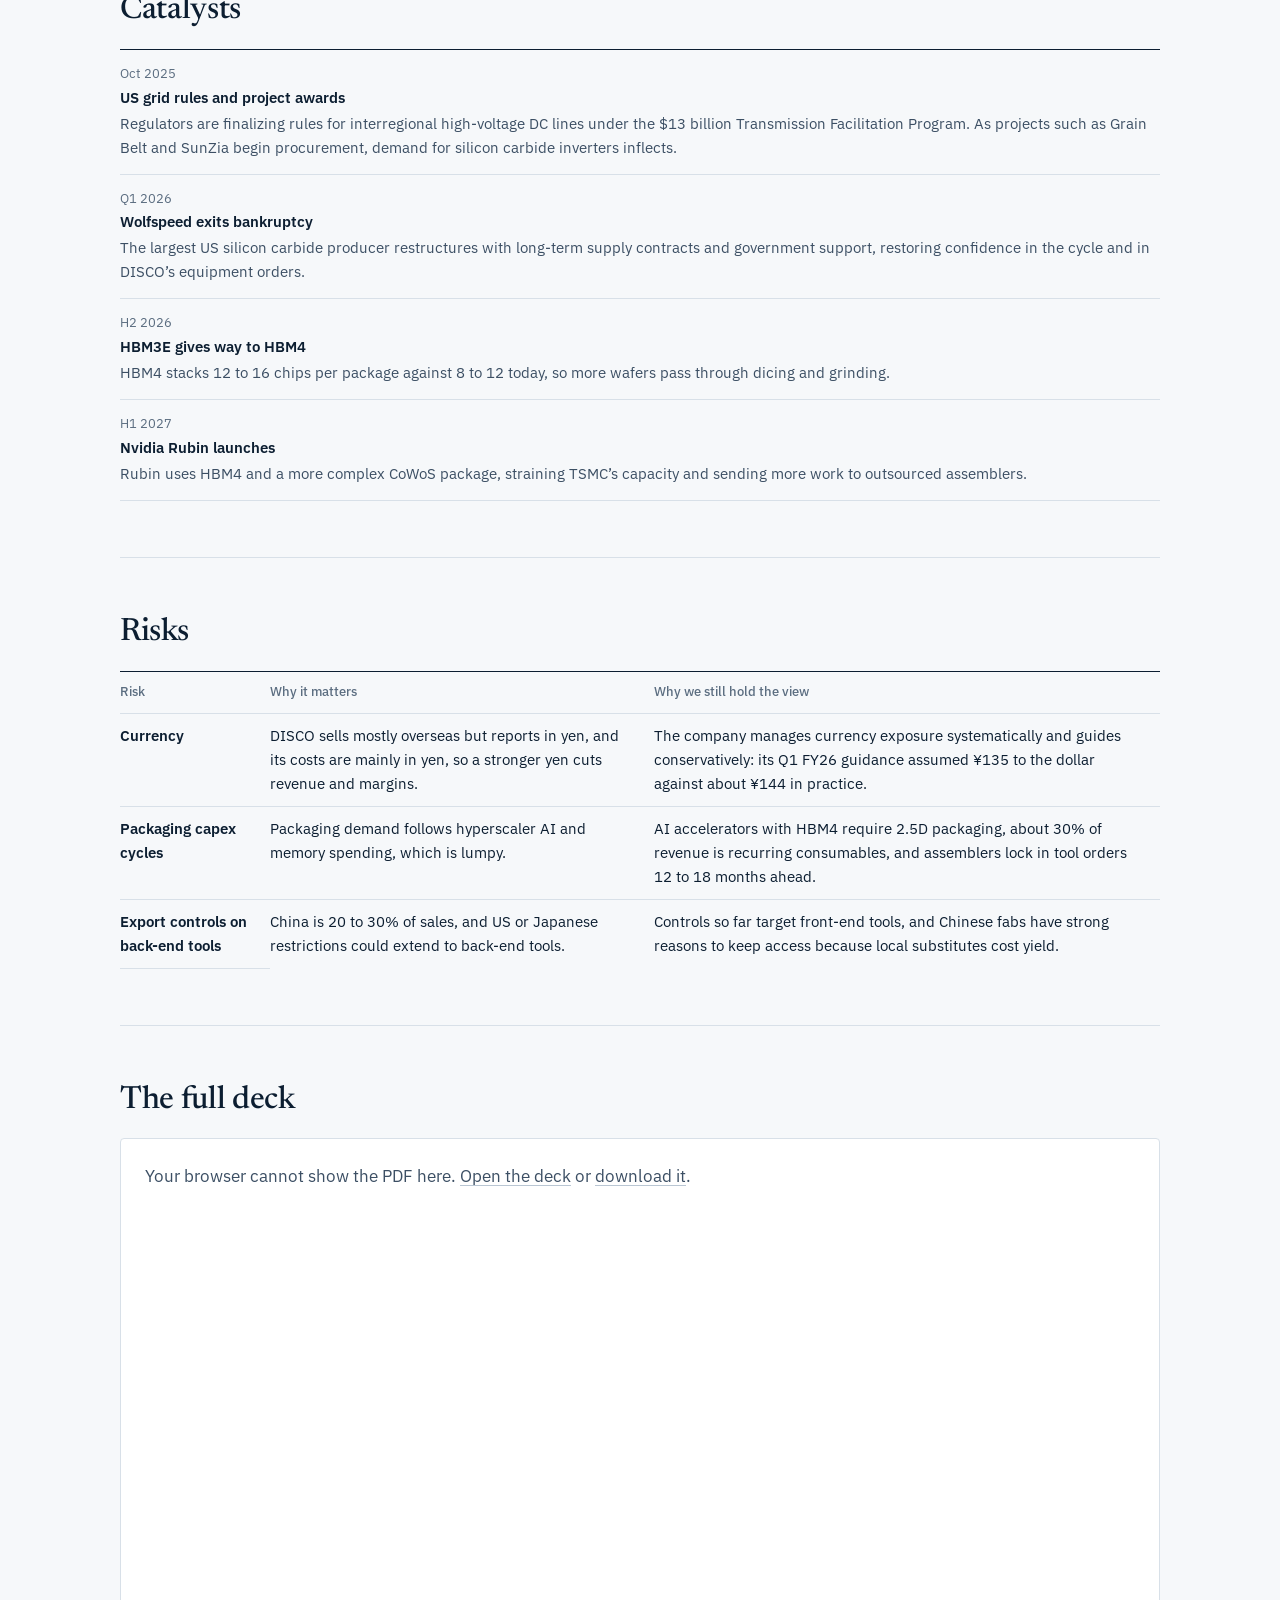
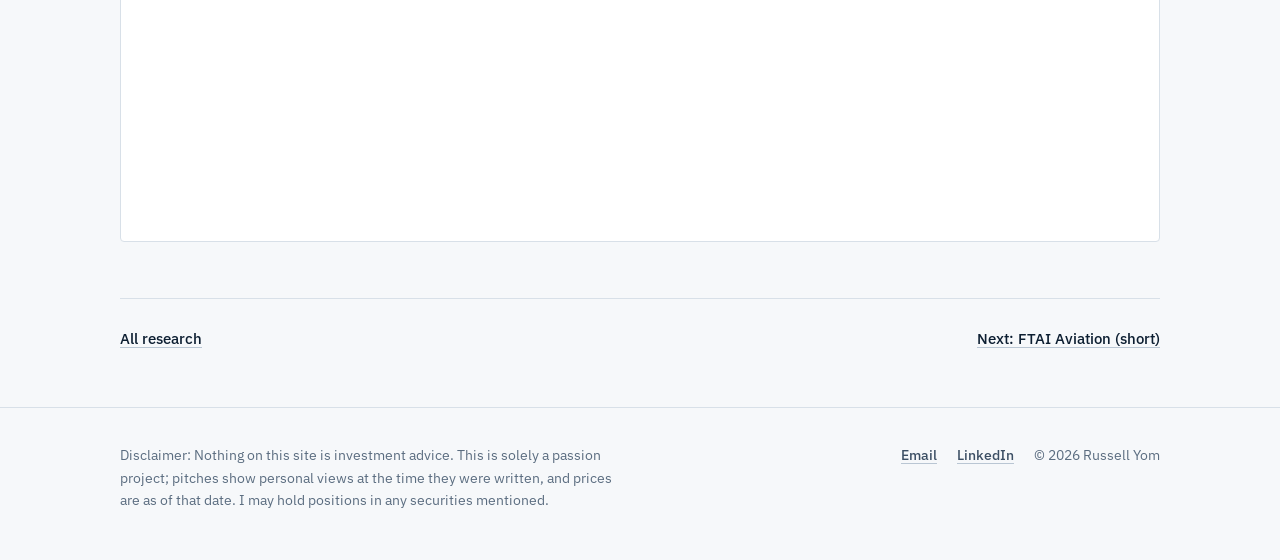
<file: research/disco/index.html>
<!doctype html>
<html lang="en">
<head>
<meta charset="utf-8">
<meta name="viewport" content="width=device-width, initial-scale=1">
<meta name="robots" content="noindex, nofollow">
<meta name="googlebot" content="noindex, nofollow">
<title>DISCO (long) | Russell Yom</title>
<meta name="description" content="Long DISCO Corporation (TSE: 6146): The Street prices DISCO as a cyclical tool maker tied to electric vehicles. We see grid-driven silicon carbide demand, outsourced 2.5D packaging and recurring consumables compounding together.">
<meta name="author" content="Russell Yom">
<meta name="theme-color" content="#f6f8fa" media="(prefers-color-scheme: light)">
<meta name="theme-color" content="#0b1726" media="(prefers-color-scheme: dark)">
<meta property="og:type" content="website">
<meta property="og:site_name" content="Russell Yom">
<meta property="og:title" content="DISCO (long) | Russell Yom">
<meta property="og:description" content="Long DISCO Corporation (TSE: 6146): The Street prices DISCO as a cyclical tool maker tied to electric vehicles. We see grid-driven silicon carbide demand, outsourced 2.5D packaging and recurring consumables compounding together.">
<meta property="og:url" content="https://russayz.github.io/research/disco/">
<meta property="og:image" content="https://russayz.github.io/assets/img/disco-cover.jpg">
<meta property="og:image:width" content="1200">
<meta property="og:image:height" content="630">
<meta name="twitter:card" content="summary_large_image">
<link rel="icon" href="/assets/img/favicon.svg?v=2" type="image/svg+xml">
<link rel="preload" href="/assets/fonts/newsreader-latin-opsz.woff2" as="font" type="font/woff2" crossorigin>
<link rel="preload" href="/assets/fonts/ibm-plex-sans-latin-400-normal.woff2" as="font" type="font/woff2" crossorigin>
<link rel="stylesheet" href="/assets/css/site.css?v=20261125m">
</head>
<body>
<a class="skip-link" href="#main">Skip to content</a>
<header class="site-header">
  <div class="wrap">
    <a class="brand" href="/" aria-label="Russell Yom, home"><img class="brand-mark" src="/assets/img/logo.svg?v=2" alt="" width="28" height="38"><span class="brand-name">Russell's Finance Microsite</span></a>
    <nav class="site-nav" aria-label="Main"><ul><li><a href="/research/" aria-current="page">Research</a></li><li><a href="/track-record/">My Portfolio</a></li><li><a href="/about/">About Me</a></li></ul></nav>
  </div>
</header>
<main id="main">
<div class="wrap">
  <header class="page-head">
    <p class="crumbs"><a href="/research/">Research</a> / DISCO</p>
    <div class="meta"><span class="call call-long"><svg viewBox="0 0 12 12" aria-hidden="true"><path d="M3 9 9 3M4.5 3H9v4.5" fill="none" stroke="currentColor" stroke-width="1.7" stroke-linecap="round" stroke-linejoin="round"/></svg>Long</span><span class="ticker">TSE: 6146</span><span>2025</span><span>Temasek-NUS Stock Pitch Competition 2025</span></div>
    <h1>DISCO Corporation</h1>
    <p class="pitch-sub">The back-end bottleneck: silicon carbide, 2.5D packaging and a consumables flywheel</p>
  </header>
  <dl class="figures"><div><dt>Price at pitch</dt><dd>¥38,160</dd></div><div><dt>Target price</dt><dd>¥54,952</dd></div><div><dt>Implied move</dt><dd>+44.0%</dd></div><div><dt>Horizon</dt><dd>5 years</dd></div></dl>
  <div class="pitch-actions">
    <a class="btn btn-primary" href="/files/OREO-Capital-DISCO-6146-long.pdf" download><svg viewBox="0 0 16 16" aria-hidden="true"><path d="M8 2v8M4.5 6.5 8 10l3.5-3.5M3 13.5h10" fill="none" stroke="currentColor" stroke-width="1.6" stroke-linecap="round" stroke-linejoin="round"/></svg>Download the deck (PDF, 26 slides)</a>
    <a class="btn" href="#deck">View the deck here</a>
  </div>
  <nav class="toc" aria-label="On this page">
    <a href="#brief-h">In brief</a><a href="#vs-h">Variant view</a><a href="#how-h">How we built it</a><a href="#val-h">Valuation</a><a href="#cat-h">Catalysts</a><a href="#risk-h">Risks</a><a href="#deck">Full deck</a>
  </nav>

  <section class="pitch-section" aria-labelledby="brief-h" style="margin-top: clamp(36px, 5vw, 56px)">
    <h2 id="brief-h">The long in brief</h2>
    <div class="two-col">
      <div class="prose"><p>DISCO makes the saws, grinders and polishers that cut and thin wafers into chips, along with the blades, wheels and pads those machines wear through. It holds more than 70% of its global market and earns over 80% of revenue outside Japan, serving TSMC, Samsung, Amkor, Infineon and STMicro.</p>
<p>The Street treats DISCO as a cyclical tool maker whose silicon carbide business depends on electric vehicles. We think three forces arrive sooner than consensus expects: grid investment that needs silicon carbide regardless of EV demand, the shift of 2.5D advanced packaging to outsourced assemblers, and consumables that grow with every wafer processed.</p>
<p>A reverse DCF shows the share price implied free cash flow growth of only 2.75% a year, below Japan’s long-term nominal GDP growth of 2.8%. Even our bear case shows upside.</p></div>
      <figure class="slide">
        <a href="/assets/img/disco-summary.jpg"><img src="/assets/img/disco-summary.jpg" alt="Pitch summary slide for DISCO Corporation" width="1600" height="900" loading="lazy"></a>
        <figcaption>The summary slide from the deck.</figcaption>
      </figure>
    </div>
  </section>

  <section class="pitch-section" aria-labelledby="vs-h">
    <h2 id="vs-h">Where we differ from the Street</h2>
    <div class="versus"><div class="versus-head" aria-hidden="true"><span>Thesis</span><span>Street view</span><span>Our view</span></div>
<div class="versus-row">
  <h3><span class="num-label">Thesis 1</span>Grid investment drives a silicon carbide supercycle</h3>
  <div><span class="col-label">Street view</span><p>Silicon carbide is mainly an EV proxy, so demand is hostage to auto cycles, and the move to 200mm wafers looks slow and uncertain.</p></div>
  <div><span class="col-label">Our view</span><p class="ours">Grid modernization and hyperscaler power upgrades need silicon carbide regardless of EV volatility. Subsidized 200mm lines are tooling now, which front-loads demand for DISCO’s grinders, dicers and polishers.</p></div>
</div>
<div class="versus-row">
  <h3><span class="num-label">Thesis 2</span>2.5D packaging revives outsourced assemblers</h3>
  <div><span class="col-label">Street view</span><p>Analysts focus on hybrid bonding for 3D packaging, which is still early, and assume TSMC keeps 2.5D work in-house.</p></div>
  <div><span class="col-label">Our view</span><p class="ours">Nvidia’s demand forces TSMC to outsource to assemblers, and hyperscalers are working with them on custom chips. 2.5D packaging needs complex wafer preparation and higher-priced equipment.</p></div>
</div>
<div class="versus-row">
  <h3><span class="num-label">Thesis 3</span>Consumables compound</h3>
  <div><span class="col-label">Street view</span><p>Models emphasize cyclical tool shipments and treat consumables as secondary and tied to capex timing.</p></div>
  <div><span class="col-label">Our view</span><p class="ours">Consumables scale with wafer hours, not capex dates. Silicon carbide’s hardness and thicker wafers raise blade, wheel and tape turnover, and 2.5D adds remount and polish cycles.</p></div>
</div>
</div>
  </section>

  <section class="pitch-section" aria-labelledby="how-h">
    <h2 id="how-h">How we built the view</h2>
    <p class="intro">The work behind the thesis, beyond consensus models and company guidance.</p>
    <ul class="methods"><li><h4>Reverse DCF</h4><p>We backed out the growth the share price implied: 2.75% a year in free cash flow, below Japan’s long-term nominal GDP growth.</p></li><li><h4>Bottom-up drivers</h4><p>We forecast revenue and costs by product line, separating dicers, grinders and recurring consumables.</p></li><li><h4>Policy and capex tracking</h4><p>We mapped grid capex plans, government aid for 200mm silicon carbide plants and backlogs at grid equipment makers to time demand.</p></li><li><h4>Packaging supply chain</h4><p>We followed how Nvidia, TSMC and hyperscalers are shifting 2.5D packaging work toward outsourced assemblers, and what that means for tool counts.</p></li><li><h4>Comparables</h4><p>We built a peer set of back-end semiconductor equipment makers, including Advantest, with explicit selection criteria.</p></li><li><h4>Currency and ESG checks</h4><p>We tested the valuation across a grid of dollar and euro rates and scored DISCO’s ESG profile against its main competitors.</p></li></ul>
  </section>

  <section class="pitch-section" aria-labelledby="val-h">
    <h2 id="val-h">Valuation</h2>
    <p class="intro">Our five-year base case of ¥54,952 comes from a DCF with a 7.75% WACC and 2.8% terminal growth. DISCO carries no debt, so WACC equals the cost of equity: a 1.58% 10-year JGB yield plus a beta of 1.21 times a 5.10% equity risk premium.</p>
<div class="table-wrap"><table>
<thead><tr><th>Scenario</th><th>What has to happen</th><th class="r">Price</th><th class="r">vs pitch price</th><th class="r"></th></tr></thead>
<tbody><tr><th scope="row">Bear</th><td>Silicon carbide and 2.5D adoption slip past FY27 and DISCO stays reliant on legacy fabs</td><td class="r">¥46,344</td><td class="r">+21.5%</td><td class="r"></td></tr><tr><th scope="row">Base</th><td>Steady progress in silicon carbide, KABRA laser slicing and 2.5D packaging, with growth normalizing after the FY24 surge</td><td class="r"><strong>¥54,952</strong></td><td class="r"><strong>+44.0%</strong></td><td class="r">Our target</td></tr><tr><th scope="row">Bull</th><td>Faster silicon carbide adoption, 2.5D pull-in and the 200mm transition, sustained by policy incentives and AI workloads</td><td class="r">¥66,830</td><td class="r">+75.1%</td><td class="r"></td></tr></tbody></table></div>
<p class="intro" style="margin-top: 20px">Currency matters less than it seems. In our sensitivity analysis, moving the dollar and euro across a wide range of rates a year out changes the modeled upside by less than one percentage point.</p>
  </section>

  <section class="pitch-section" aria-labelledby="cat-h">
    <h2 id="cat-h">Catalysts</h2>
    <ul class="list-plain"><li><span class="when">Oct 2025</span><h4>US grid rules and project awards</h4><p>Regulators are finalizing rules for interregional high-voltage DC lines under the $13 billion Transmission Facilitation Program. As projects such as Grain Belt and SunZia begin procurement, demand for silicon carbide inverters inflects.</p></li><li><span class="when">Q1 2026</span><h4>Wolfspeed exits bankruptcy</h4><p>The largest US silicon carbide producer restructures with long-term supply contracts and government support, restoring confidence in the cycle and in DISCO’s equipment orders.</p></li><li><span class="when">H2 2026</span><h4>HBM3E gives way to HBM4</h4><p>HBM4 stacks 12 to 16 chips per package against 8 to 12 today, so more wafers pass through dicing and grinding.</p></li><li><span class="when">H1 2027</span><h4>Nvidia Rubin launches</h4><p>Rubin uses HBM4 and a more complex CoWoS package, straining TSMC’s capacity and sending more work to outsourced assemblers.</p></li></ul>
  </section>

  <section class="pitch-section" aria-labelledby="risk-h">
    <h2 id="risk-h">Risks</h2>
    <div class="table-wrap"><table>
<thead><tr><th>Risk</th><th>Why it matters</th><th>Why we still hold the view</th></tr></thead>
<tbody><tr><th scope="row">Currency</th><td>DISCO sells mostly overseas but reports in yen, and its costs are mainly in yen, so a stronger yen cuts revenue and margins.</td><td>The company manages currency exposure systematically and guides conservatively: its Q1 FY26 guidance assumed ¥135 to the dollar against about ¥144 in practice.</td></tr><tr><th scope="row">Packaging capex cycles</th><td>Packaging demand follows hyperscaler AI and memory spending, which is lumpy.</td><td>AI accelerators with HBM4 require 2.5D packaging, about 30% of revenue is recurring consumables, and assemblers lock in tool orders 12 to 18 months ahead.</td></tr><tr><th scope="row">Export controls on back-end tools</th><td>China is 20 to 30% of sales, and US or Japanese restrictions could extend to back-end tools.</td><td>Controls so far target front-end tools, and Chinese fabs have strong reasons to keep access because local substitutes cost yield.</td></tr></tbody></table></div>
  </section>

  <section class="pitch-section" id="deck" aria-labelledby="deck-h">
    <h2 id="deck-h">The full deck</h2>
    <div class="deck-frame">
      <object data="/files/OREO-Capital-DISCO-6146-long.pdf#view=FitH" type="application/pdf" aria-label="DISCO Corporation pitch deck">
        <p class="deck-fallback">Your browser cannot show the PDF here. <a href="/files/OREO-Capital-DISCO-6146-long.pdf">Open the deck</a> or <a href="/files/OREO-Capital-DISCO-6146-long.pdf" download>download it</a>.</p>
      </object>
    </div>
  </section>

  <nav class="pitch-next" aria-label="More research">
    <a href="/research/">All research</a>
    <a href="/research/ftai-aviation/">Next: FTAI Aviation (short)</a>
  </nav>
</div>
</main>
<footer class="site-footer">
  <div class="wrap footer-grid">
    <p>Disclaimer: Nothing on this site is investment advice. This is solely a passion project; pitches show personal views at the time they were written, and prices are as of that date. I may hold positions in any securities mentioned.</p>
    <ul class="footer-links">
      <li><a href="mailto:russayz@sas.upenn.edu">Email</a></li>
      <li><a href="https://www.linkedin.com/in/russellyom" rel="noopener">LinkedIn</a></li>
      <li><span>&copy; 2026 Russell Yom</span></li>
    </ul>
  </div>
</footer>
</body>
</html>
</file>
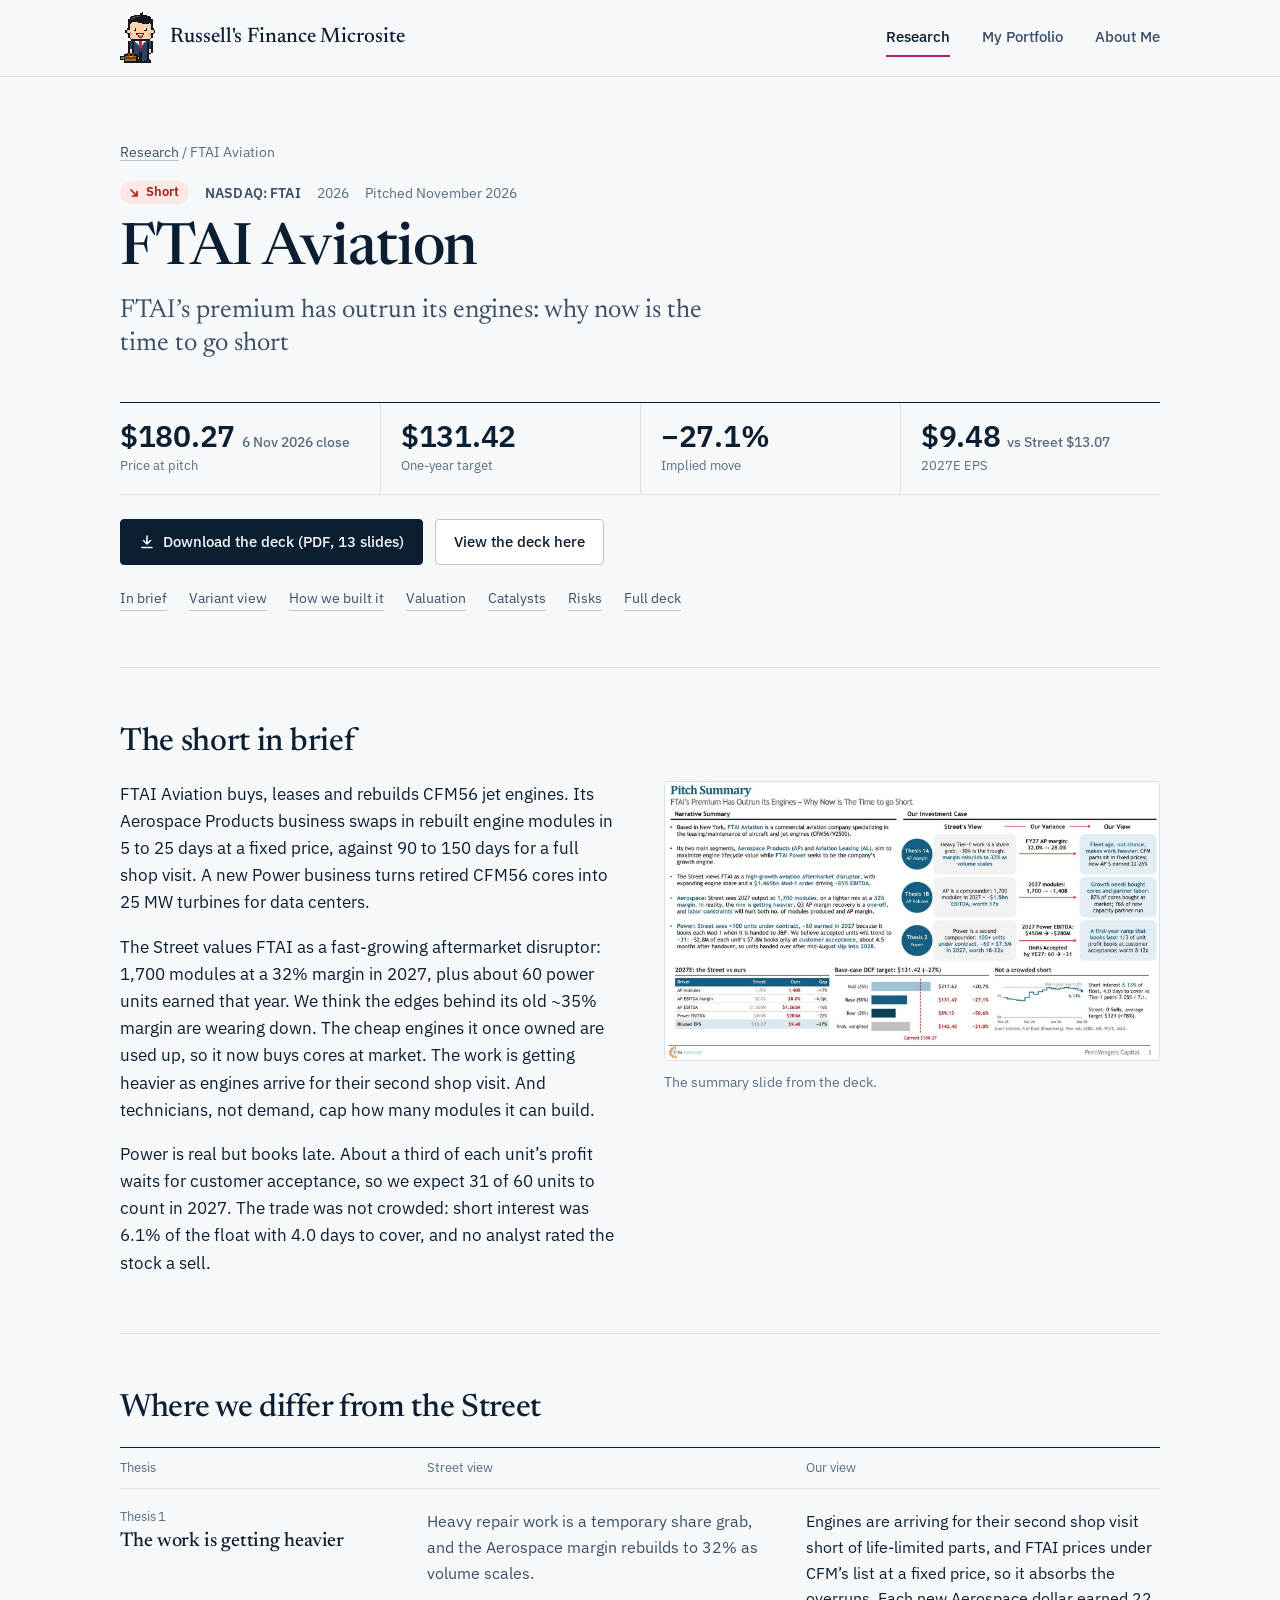
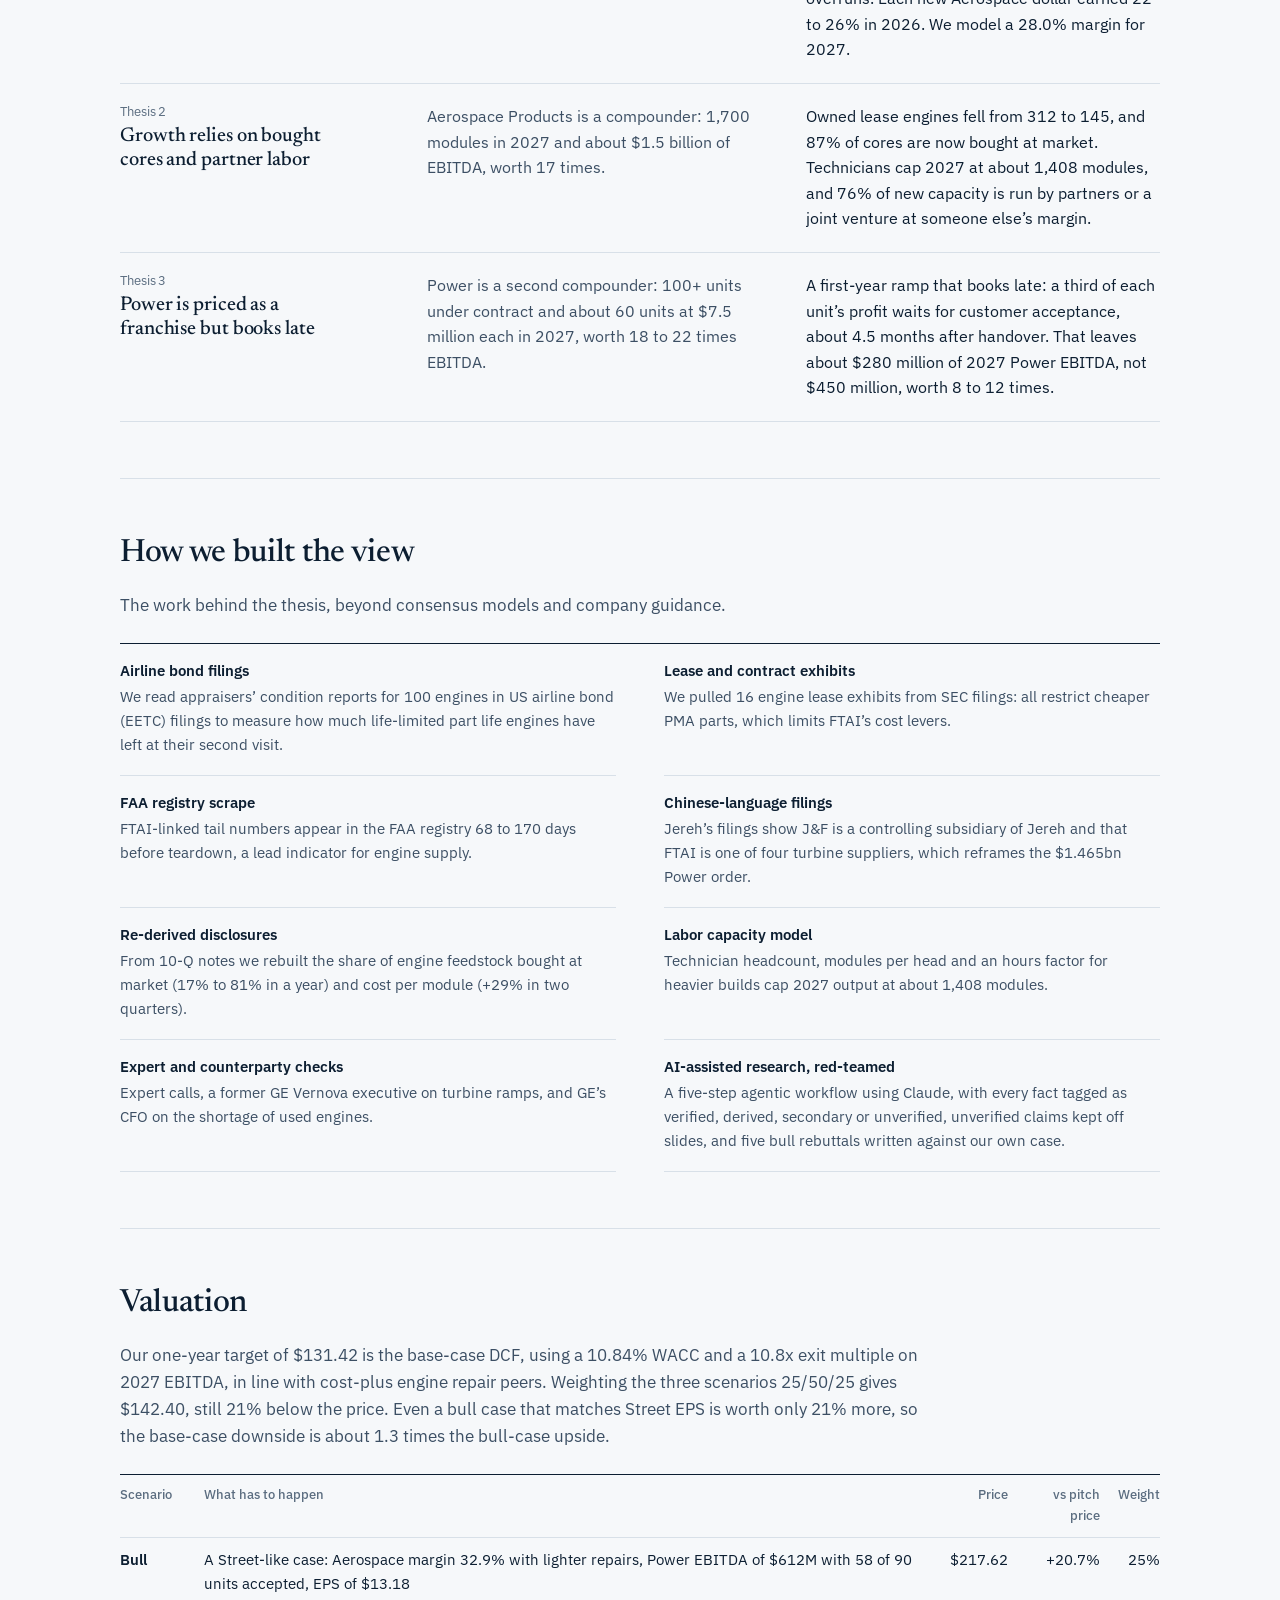
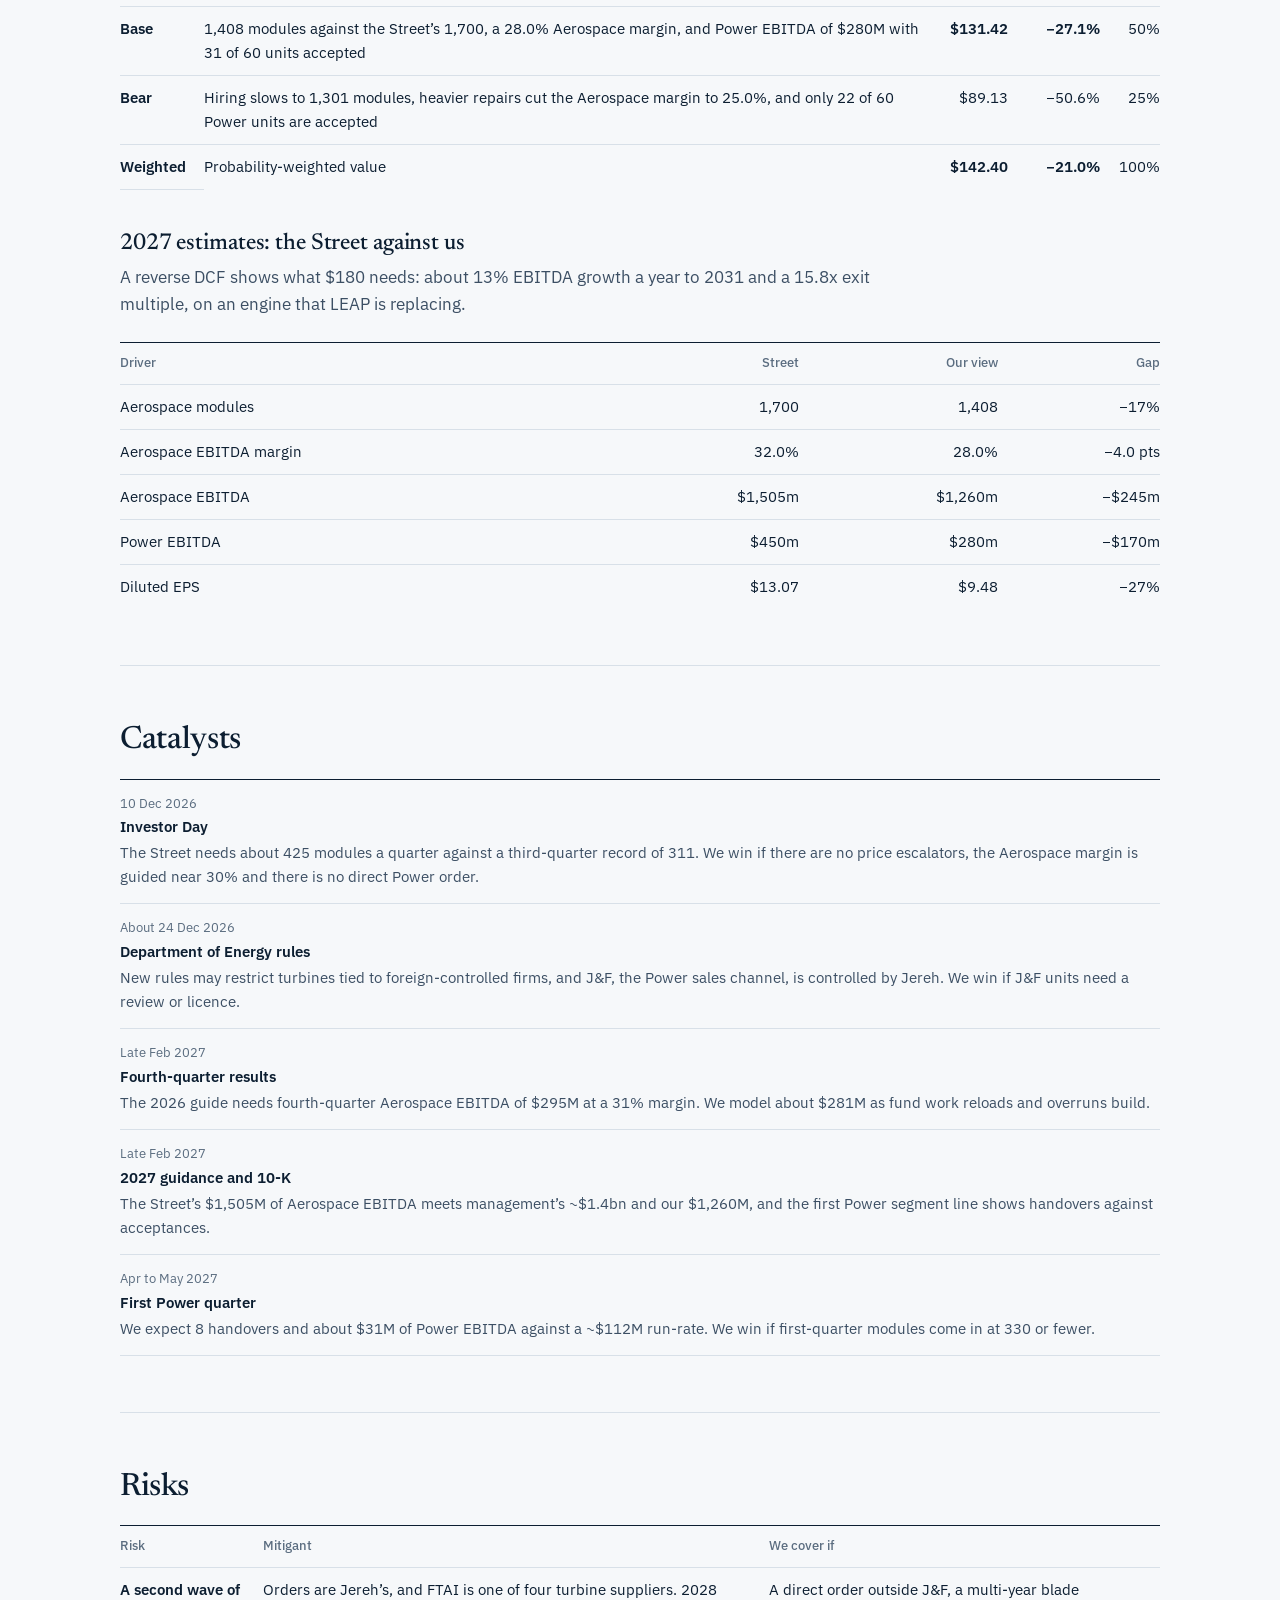
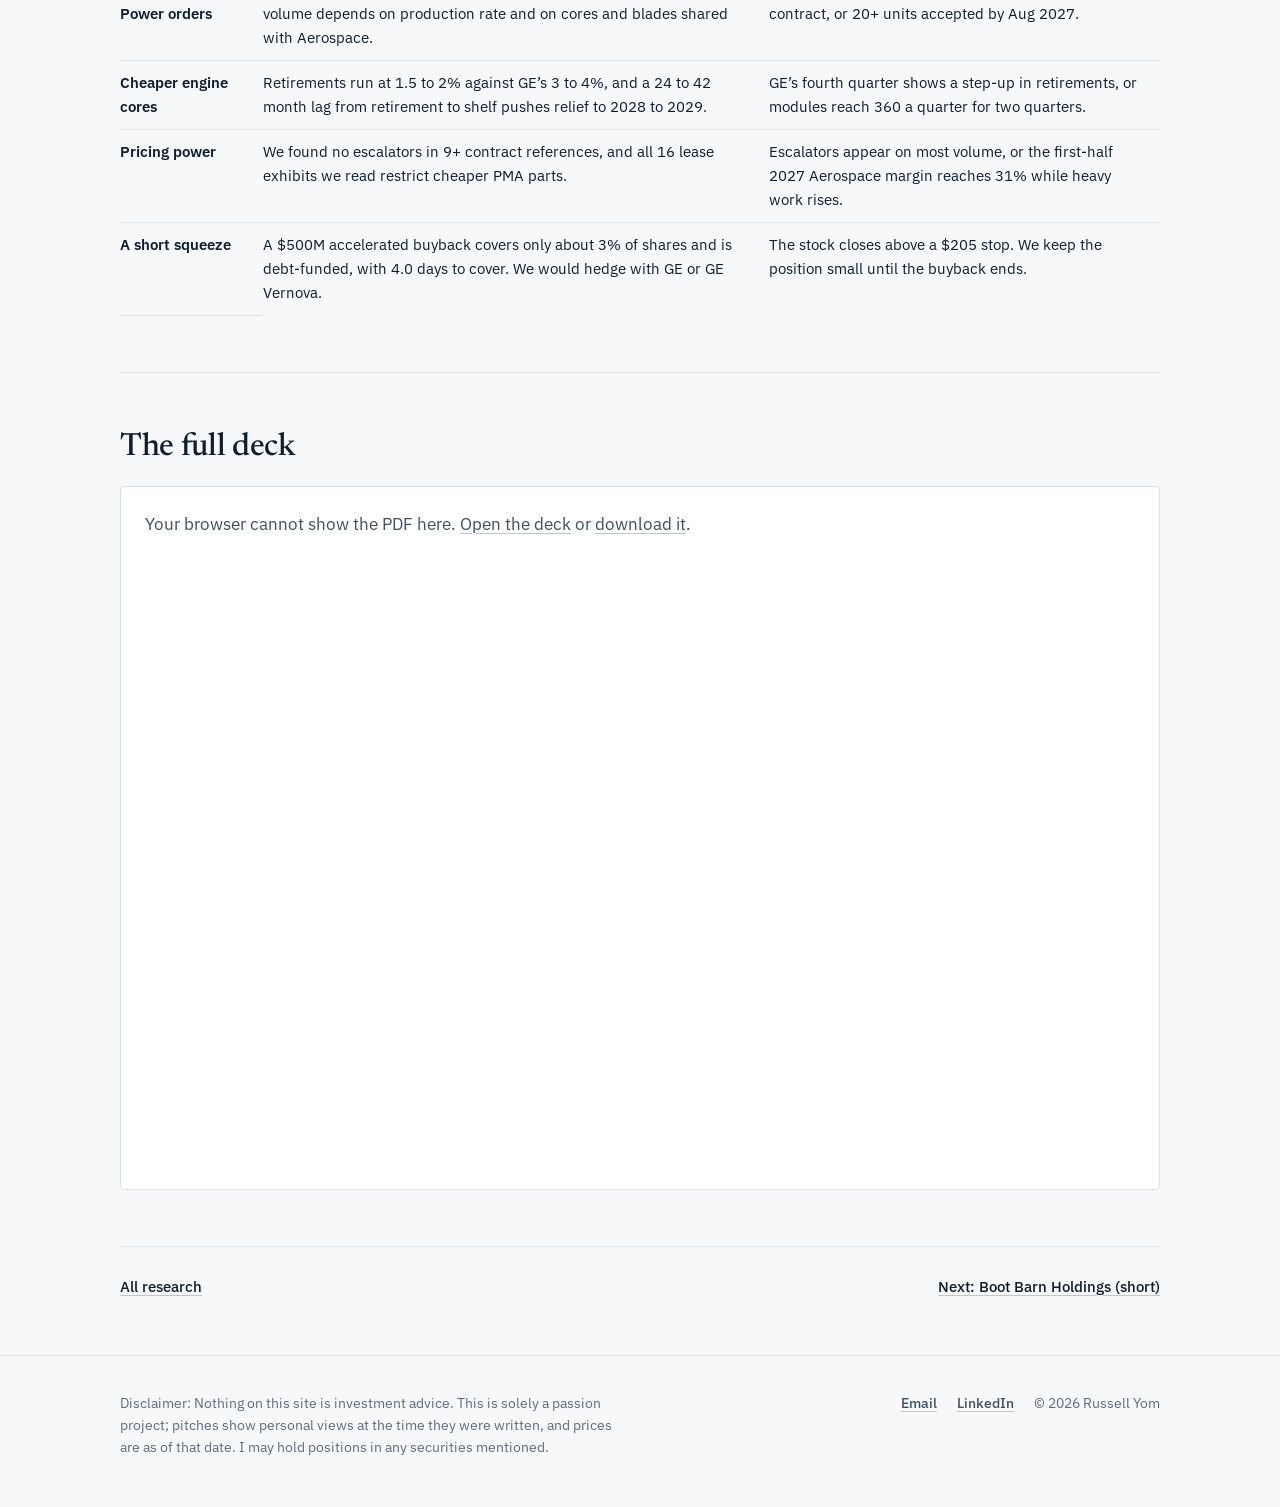
<file: research/ftai-aviation/index.html>
<!doctype html>
<html lang="en">
<head>
<meta charset="utf-8">
<meta name="viewport" content="width=device-width, initial-scale=1">
<meta name="robots" content="noindex, nofollow">
<meta name="googlebot" content="noindex, nofollow">
<title>FTAI Aviation (short) | Russell Yom</title>
<meta name="description" content="Short FTAI Aviation (NASDAQ: FTAI): The Street prices FTAI as an aftermarket compounder with a second growth engine in power. Heavier repairs, engine cores bought at market, scarce technicians and slow acceptance of power units put 2027 earnings about 27% below consensus.">
<meta name="author" content="Russell Yom">
<meta name="theme-color" content="#f6f8fa" media="(prefers-color-scheme: light)">
<meta name="theme-color" content="#0b1726" media="(prefers-color-scheme: dark)">
<meta property="og:type" content="website">
<meta property="og:site_name" content="Russell Yom">
<meta property="og:title" content="FTAI Aviation (short) | Russell Yom">
<meta property="og:description" content="Short FTAI Aviation (NASDAQ: FTAI): The Street prices FTAI as an aftermarket compounder with a second growth engine in power. Heavier repairs, engine cores bought at market, scarce technicians and slow acceptance of power units put 2027 earnings about 27% below consensus.">
<meta property="og:url" content="https://russayz.github.io/research/ftai-aviation/">
<meta property="og:image" content="https://russayz.github.io/assets/img/ftai-cover.jpg">
<meta property="og:image:width" content="1200">
<meta property="og:image:height" content="630">
<meta name="twitter:card" content="summary_large_image">
<link rel="icon" href="/assets/img/favicon.svg?v=2" type="image/svg+xml">
<link rel="preload" href="/assets/fonts/newsreader-latin-opsz.woff2" as="font" type="font/woff2" crossorigin>
<link rel="preload" href="/assets/fonts/ibm-plex-sans-latin-400-normal.woff2" as="font" type="font/woff2" crossorigin>
<link rel="stylesheet" href="/assets/css/site.css?v=20261125m">
</head>
<body>
<a class="skip-link" href="#main">Skip to content</a>
<header class="site-header">
  <div class="wrap">
    <a class="brand" href="/" aria-label="Russell Yom, home"><img class="brand-mark" src="/assets/img/logo.svg?v=2" alt="" width="28" height="38"><span class="brand-name">Russell's Finance Microsite</span></a>
    <nav class="site-nav" aria-label="Main"><ul><li><a href="/research/" aria-current="page">Research</a></li><li><a href="/track-record/">My Portfolio</a></li><li><a href="/about/">About Me</a></li></ul></nav>
  </div>
</header>
<main id="main">
<div class="wrap">
  <header class="page-head">
    <p class="crumbs"><a href="/research/">Research</a> / FTAI Aviation</p>
    <div class="meta"><span class="call call-short"><svg viewBox="0 0 12 12" aria-hidden="true"><path d="M3 3 9 9M9 4.5V9H4.5" fill="none" stroke="currentColor" stroke-width="1.7" stroke-linecap="round" stroke-linejoin="round"/></svg>Short</span><span class="ticker">NASDAQ: FTAI</span><span>2026</span><span>Pitched November 2026</span></div>
    <h1>FTAI Aviation</h1>
    <p class="pitch-sub">FTAI’s premium has outrun its engines: why now is the time to go short</p>
  </header>
  <dl class="figures"><div><dt>Price at pitch</dt><dd>$180.27 <small>6 Nov 2026 close</small></dd></div><div><dt>One-year target</dt><dd>$131.42</dd></div><div><dt>Implied move</dt><dd>−27.1%</dd></div><div><dt>2027E EPS</dt><dd>$9.48 <small>vs Street $13.07</small></dd></div></dl>
  <div class="pitch-actions">
    <a class="btn btn-primary" href="/files/PennVengers-Capital-FTAI-short.pdf" download><svg viewBox="0 0 16 16" aria-hidden="true"><path d="M8 2v8M4.5 6.5 8 10l3.5-3.5M3 13.5h10" fill="none" stroke="currentColor" stroke-width="1.6" stroke-linecap="round" stroke-linejoin="round"/></svg>Download the deck (PDF, 13 slides)</a>
    <a class="btn" href="#deck">View the deck here</a>
  </div>
  <nav class="toc" aria-label="On this page">
    <a href="#brief-h">In brief</a><a href="#vs-h">Variant view</a><a href="#how-h">How we built it</a><a href="#val-h">Valuation</a><a href="#cat-h">Catalysts</a><a href="#risk-h">Risks</a><a href="#deck">Full deck</a>
  </nav>

  <section class="pitch-section" aria-labelledby="brief-h" style="margin-top: clamp(36px, 5vw, 56px)">
    <h2 id="brief-h">The short in brief</h2>
    <div class="two-col">
      <div class="prose"><p>FTAI Aviation buys, leases and rebuilds CFM56 jet engines. Its Aerospace Products business swaps in rebuilt engine modules in 5 to 25 days at a fixed price, against 90 to 150 days for a full shop visit. A new Power business turns retired CFM56 cores into 25 MW turbines for data centers.</p>
<p>The Street values FTAI as a fast-growing aftermarket disruptor: 1,700 modules at a 32% margin in 2027, plus about 60 power units earned that year. We think the edges behind its old ~35% margin are wearing down. The cheap engines it once owned are used up, so it now buys cores at market. The work is getting heavier as engines arrive for their second shop visit. And technicians, not demand, cap how many modules it can build.</p>
<p>Power is real but books late. About a third of each unit’s profit waits for customer acceptance, so we expect 31 of 60 units to count in 2027. The trade was not crowded: short interest was 6.1% of the float with 4.0 days to cover, and no analyst rated the stock a sell.</p></div>
      <figure class="slide">
        <a href="/assets/img/ftai-summary.jpg"><img src="/assets/img/ftai-summary.jpg" alt="Pitch summary slide for FTAI Aviation" width="1600" height="900" loading="lazy"></a>
        <figcaption>The summary slide from the deck.</figcaption>
      </figure>
    </div>
  </section>

  <section class="pitch-section" aria-labelledby="vs-h">
    <h2 id="vs-h">Where we differ from the Street</h2>
    <div class="versus"><div class="versus-head" aria-hidden="true"><span>Thesis</span><span>Street view</span><span>Our view</span></div>
<div class="versus-row">
  <h3><span class="num-label">Thesis 1</span>The work is getting heavier</h3>
  <div><span class="col-label">Street view</span><p>Heavy repair work is a temporary share grab, and the Aerospace margin rebuilds to 32% as volume scales.</p></div>
  <div><span class="col-label">Our view</span><p class="ours">Engines are arriving for their second shop visit short of life-limited parts, and FTAI prices under CFM’s list at a fixed price, so it absorbs the overruns. Each new Aerospace dollar earned 22 to 26% in 2026. We model a 28.0% margin for 2027.</p></div>
</div>
<div class="versus-row">
  <h3><span class="num-label">Thesis 2</span>Growth relies on bought cores and partner labor</h3>
  <div><span class="col-label">Street view</span><p>Aerospace Products is a compounder: 1,700 modules in 2027 and about $1.5 billion of EBITDA, worth 17 times.</p></div>
  <div><span class="col-label">Our view</span><p class="ours">Owned lease engines fell from 312 to 145, and 87% of cores are now bought at market. Technicians cap 2027 at about 1,408 modules, and 76% of new capacity is run by partners or a joint venture at someone else’s margin.</p></div>
</div>
<div class="versus-row">
  <h3><span class="num-label">Thesis 3</span>Power is priced as a franchise but books late</h3>
  <div><span class="col-label">Street view</span><p>Power is a second compounder: 100+ units under contract and about 60 units at $7.5 million each in 2027, worth 18 to 22 times EBITDA.</p></div>
  <div><span class="col-label">Our view</span><p class="ours">A first-year ramp that books late: a third of each unit’s profit waits for customer acceptance, about 4.5 months after handover. That leaves about $280 million of 2027 Power EBITDA, not $450 million, worth 8 to 12 times.</p></div>
</div>
</div>
  </section>

  <section class="pitch-section" aria-labelledby="how-h">
    <h2 id="how-h">How we built the view</h2>
    <p class="intro">The work behind the thesis, beyond consensus models and company guidance.</p>
    <ul class="methods"><li><h4>Airline bond filings</h4><p>We read appraisers’ condition reports for 100 engines in US airline bond (EETC) filings to measure how much life-limited part life engines have left at their second visit.</p></li><li><h4>Lease and contract exhibits</h4><p>We pulled 16 engine lease exhibits from SEC filings: all restrict cheaper PMA parts, which limits FTAI’s cost levers.</p></li><li><h4>FAA registry scrape</h4><p>FTAI-linked tail numbers appear in the FAA registry 68 to 170 days before teardown, a lead indicator for engine supply.</p></li><li><h4>Chinese-language filings</h4><p>Jereh’s filings show J&F is a controlling subsidiary of Jereh and that FTAI is one of four turbine suppliers, which reframes the $1.465bn Power order.</p></li><li><h4>Re-derived disclosures</h4><p>From 10-Q notes we rebuilt the share of engine feedstock bought at market (17% to 81% in a year) and cost per module (+29% in two quarters).</p></li><li><h4>Labor capacity model</h4><p>Technician headcount, modules per head and an hours factor for heavier builds cap 2027 output at about 1,408 modules.</p></li><li><h4>Expert and counterparty checks</h4><p>Expert calls, a former GE Vernova executive on turbine ramps, and GE’s CFO on the shortage of used engines.</p></li><li><h4>AI-assisted research, red-teamed</h4><p>A five-step agentic workflow using Claude, with every fact tagged as verified, derived, secondary or unverified, unverified claims kept off slides, and five bull rebuttals written against our own case.</p></li></ul>
  </section>

  <section class="pitch-section" aria-labelledby="val-h">
    <h2 id="val-h">Valuation</h2>
    <p class="intro">Our one-year target of $131.42 is the base-case DCF, using a 10.84% WACC and a 10.8x exit multiple on 2027 EBITDA, in line with cost-plus engine repair peers. Weighting the three scenarios 25/50/25 gives $142.40, still 21% below the price. Even a bull case that matches Street EPS is worth only 21% more, so the base-case downside is about 1.3 times the bull-case upside.</p>
<div class="table-wrap"><table>
<thead><tr><th>Scenario</th><th>What has to happen</th><th class="r">Price</th><th class="r">vs pitch price</th><th class="r">Weight</th></tr></thead>
<tbody><tr><th scope="row">Bull</th><td>A Street-like case: Aerospace margin 32.9% with lighter repairs, Power EBITDA of $612M with 58 of 90 units accepted, EPS of $13.18</td><td class="r">$217.62</td><td class="r">+20.7%</td><td class="r">25%</td></tr><tr><th scope="row">Base</th><td>1,408 modules against the Street’s 1,700, a 28.0% Aerospace margin, and Power EBITDA of $280M with 31 of 60 units accepted</td><td class="r"><strong>$131.42</strong></td><td class="r"><strong>−27.1%</strong></td><td class="r">50%</td></tr><tr><th scope="row">Bear</th><td>Hiring slows to 1,301 modules, heavier repairs cut the Aerospace margin to 25.0%, and only 22 of 60 Power units are accepted</td><td class="r">$89.13</td><td class="r">−50.6%</td><td class="r">25%</td></tr><tr><th scope="row">Weighted</th><td>Probability-weighted value</td><td class="r"><strong>$142.40</strong></td><td class="r"><strong>−21.0%</strong></td><td class="r">100%</td></tr></tbody></table></div>
<h3 style="margin: 40px 0 6px">2027 estimates: the Street against us</h3>
<p class="intro">A reverse DCF shows what $180 needs: about 13% EBITDA growth a year to 2031 and a 15.8x exit multiple, on an engine that LEAP is replacing.</p>
<div class="table-wrap"><table>
<thead><tr><th>Driver</th><th class="r">Street</th><th class="r">Our view</th><th class="r">Gap</th></tr></thead>
<tbody>
<tr><td>Aerospace modules</td><td class="r">1,700</td><td class="r">1,408</td><td class="r">−17%</td></tr>
<tr><td>Aerospace EBITDA margin</td><td class="r">32.0%</td><td class="r">28.0%</td><td class="r">−4.0 pts</td></tr>
<tr><td>Aerospace EBITDA</td><td class="r">$1,505m</td><td class="r">$1,260m</td><td class="r">−$245m</td></tr>
<tr><td>Power EBITDA</td><td class="r">$450m</td><td class="r">$280m</td><td class="r">−$170m</td></tr>
<tr><td>Diluted EPS</td><td class="r">$13.07</td><td class="r">$9.48</td><td class="r">−27%</td></tr>
</tbody></table></div>
  </section>

  <section class="pitch-section" aria-labelledby="cat-h">
    <h2 id="cat-h">Catalysts</h2>
    <ul class="list-plain"><li><span class="when">10 Dec 2026</span><h4>Investor Day</h4><p>The Street needs about 425 modules a quarter against a third-quarter record of 311. We win if there are no price escalators, the Aerospace margin is guided near 30% and there is no direct Power order.</p></li><li><span class="when">About 24 Dec 2026</span><h4>Department of Energy rules</h4><p>New rules may restrict turbines tied to foreign-controlled firms, and J&F, the Power sales channel, is controlled by Jereh. We win if J&F units need a review or licence.</p></li><li><span class="when">Late Feb 2027</span><h4>Fourth-quarter results</h4><p>The 2026 guide needs fourth-quarter Aerospace EBITDA of $295M at a 31% margin. We model about $281M as fund work reloads and overruns build.</p></li><li><span class="when">Late Feb 2027</span><h4>2027 guidance and 10-K</h4><p>The Street’s $1,505M of Aerospace EBITDA meets management’s ~$1.4bn and our $1,260M, and the first Power segment line shows handovers against acceptances.</p></li><li><span class="when">Apr to May 2027</span><h4>First Power quarter</h4><p>We expect 8 handovers and about $31M of Power EBITDA against a ~$112M run-rate. We win if first-quarter modules come in at 330 or fewer.</p></li></ul>
  </section>

  <section class="pitch-section" aria-labelledby="risk-h">
    <h2 id="risk-h">Risks</h2>
    <div class="table-wrap"><table>
<thead><tr><th>Risk</th><th>Mitigant</th><th>We cover if</th></tr></thead>
<tbody><tr><th scope="row">A second wave of Power orders</th><td>Orders are Jereh’s, and FTAI is one of four turbine suppliers. 2028 volume depends on production rate and on cores and blades shared with Aerospace.</td><td>A direct order outside J&F, a multi-year blade contract, or 20+ units accepted by Aug 2027.</td></tr><tr><th scope="row">Cheaper engine cores</th><td>Retirements run at 1.5 to 2% against GE’s 3 to 4%, and a 24 to 42 month lag from retirement to shelf pushes relief to 2028 to 2029.</td><td>GE’s fourth quarter shows a step-up in retirements, or modules reach 360 a quarter for two quarters.</td></tr><tr><th scope="row">Pricing power</th><td>We found no escalators in 9+ contract references, and all 16 lease exhibits we read restrict cheaper PMA parts.</td><td>Escalators appear on most volume, or the first-half 2027 Aerospace margin reaches 31% while heavy work rises.</td></tr><tr><th scope="row">A short squeeze</th><td>A $500M accelerated buyback covers only about 3% of shares and is debt-funded, with 4.0 days to cover. We would hedge with GE or GE Vernova.</td><td>The stock closes above a $205 stop. We keep the position small until the buyback ends.</td></tr></tbody></table></div>
  </section>

  <section class="pitch-section" id="deck" aria-labelledby="deck-h">
    <h2 id="deck-h">The full deck</h2>
    <div class="deck-frame">
      <object data="/files/PennVengers-Capital-FTAI-short.pdf#view=FitH" type="application/pdf" aria-label="FTAI Aviation pitch deck">
        <p class="deck-fallback">Your browser cannot show the PDF here. <a href="/files/PennVengers-Capital-FTAI-short.pdf">Open the deck</a> or <a href="/files/PennVengers-Capital-FTAI-short.pdf" download>download it</a>.</p>
      </object>
    </div>
  </section>

  <nav class="pitch-next" aria-label="More research">
    <a href="/research/">All research</a>
    <a href="/research/boot-barn/">Next: Boot Barn Holdings (short)</a>
  </nav>
</div>
</main>
<footer class="site-footer">
  <div class="wrap footer-grid">
    <p>Disclaimer: Nothing on this site is investment advice. This is solely a passion project; pitches show personal views at the time they were written, and prices are as of that date. I may hold positions in any securities mentioned.</p>
    <ul class="footer-links">
      <li><a href="mailto:russayz@sas.upenn.edu">Email</a></li>
      <li><a href="https://www.linkedin.com/in/russellyom" rel="noopener">LinkedIn</a></li>
      <li><span>&copy; 2026 Russell Yom</span></li>
    </ul>
  </div>
</footer>
</body>
</html>
</file>
<file: assets/css/site.css>
/* Russell Yom: site styles
   Palette: cool chart-paper white, navy ink, chart magenta for the track record line. */

@font-face {
  font-family: "Newsreader";
  font-style: normal;
  font-weight: 200 800;
  font-display: swap;
  src: url("/assets/fonts/newsreader-latin-opsz.woff2") format("woff2-variations"),
       url("/assets/fonts/newsreader-latin-opsz.woff2") format("woff2");
}
@font-face {
  font-family: "IBM Plex Sans";
  font-style: normal;
  font-weight: 400;
  font-display: swap;
  src: url("/assets/fonts/ibm-plex-sans-latin-400-normal.woff2") format("woff2");
}
@font-face {
  font-family: "IBM Plex Sans";
  font-style: italic;
  font-weight: 400;
  font-display: swap;
  src: url("/assets/fonts/ibm-plex-sans-latin-400-italic.woff2") format("woff2");
}
@font-face {
  font-family: "IBM Plex Sans";
  font-style: normal;
  font-weight: 500;
  font-display: swap;
  src: url("/assets/fonts/ibm-plex-sans-latin-500-normal.woff2") format("woff2");
}
@font-face {
  font-family: "IBM Plex Sans";
  font-style: normal;
  font-weight: 600;
  font-display: swap;
  src: url("/assets/fonts/ibm-plex-sans-latin-600-normal.woff2") format("woff2");
}

:root {
  color-scheme: light;
  --paper: #f6f8fa;
  --surface: #ffffff;
  --ink: #0c1e31;
  --ink-2: #3c4f64;
  --ink-3: #5b6d80;
  --rule: #d8e0e8;
  --rule-strong: #b9c6d3;
  --grid: #e3eaf0;
  --tint: #eaf2f7;
  --accent: #b8166f;
  --accent-ink: #9c105d;
  --long-ink: #0d6a41;
  --long-bg: #e2f2e9;
  --short-ink: #a3211a;
  --short-bg: #fbe8e5;
  --bar: #3c5a78;

  /* chart series: validated categorical set (light surface) */
  --s-portfolio: #b8166f;
  --s-spx: #2a78d6;
  --s-vt: #159a6c;
  --s-efa: #d99400;

  --serif: "Newsreader", "Iowan Old Style", "Palatino Linotype", Georgia, serif;
  --sans: "IBM Plex Sans", "Helvetica Neue", Arial, system-ui, sans-serif;

  --measure: 80ch;
  --wrap: 1120px;
  --gutter: clamp(20px, 4vw, 40px);
  --radius: 6px;
}

@media (prefers-color-scheme: dark) {
  :root {
    color-scheme: dark;
    --paper: #0b1726;
    --surface: #0f1d2e;
    --ink: #e8eef4;
    --ink-2: #b6c3d0;
    --ink-3: #8fa0b2;
    --rule: #22364b;
    --rule-strong: #34506b;
    --grid: #1b2d42;
    --tint: #102338;
    --accent: #de52a3;
    --accent-ink: #ef7dbd;
    --long-ink: #5fd09c;
    --long-bg: #103424;
    --short-ink: #ff8a7e;
    --short-bg: #3a1714;
    --bar: #7fa4c8;

    --s-portfolio: #de52a3;
    --s-spx: #4489dc;
    --s-vt: #0e9f6a;
    --s-efa: #c08410;
  }
}

/* ---------- base ---------- */
*, *::before, *::after { box-sizing: border-box; }
html { -webkit-text-size-adjust: 100%; scroll-behavior: smooth; }
@media (prefers-reduced-motion: reduce) { html { scroll-behavior: auto; } }
body {
  margin: 0;
  background: var(--paper);
  color: var(--ink);
  font-family: var(--sans);
  font-size: 17px;
  line-height: 1.6;
  font-kerning: normal;
  text-rendering: optimizeLegibility;
  -webkit-font-smoothing: antialiased;
}
img { max-width: 100%; height: auto; display: block; }
a { color: inherit; text-decoration-color: var(--rule-strong); text-underline-offset: 0.2em; text-decoration-thickness: 1px; }
a:hover { color: var(--accent-ink); text-decoration-color: currentColor; }
:focus-visible { outline: 2px solid var(--accent); outline-offset: 3px; border-radius: 2px; }
p { margin: 0; }
h1, h2, h3, h4 { margin: 0; font-family: var(--serif); font-weight: 500; font-optical-sizing: auto; color: var(--ink); text-wrap: balance; }
h1 { font-size: clamp(38px, 5.2vw, 58px); line-height: 1.04; letter-spacing: -0.018em; }
h2 { font-size: clamp(26px, 2.6vw, 32px); line-height: 1.15; letter-spacing: -0.01em; }
h3 { font-size: 23px; line-height: 1.2; letter-spacing: -0.005em; }
h4 { font-family: var(--sans); font-size: 15px; font-weight: 600; line-height: 1.4; }
small, .small { font-size: 14px; }
strong { font-weight: 600; }
.num { font-variant-numeric: tabular-nums; }
.muted { color: var(--ink-3); }
.flow > * + * { margin-top: 1em; }
.prose { max-width: var(--measure); }
.prose p + p { margin-top: 1em; }
.visually-hidden { position: absolute !important; width: 1px; height: 1px; overflow: hidden; clip: rect(0 0 0 0); white-space: nowrap; }

.skip-link { position: absolute; left: 12px; top: -48px; background: var(--ink); color: var(--paper); padding: 8px 14px; border-radius: 4px; z-index: 10; text-decoration: none; }
.skip-link:focus { top: 12px; color: var(--paper); }

.wrap { max-width: var(--wrap); margin-inline: auto; padding-inline: var(--gutter); }

/* ---------- header ---------- */
.site-header { border-bottom: 1px solid var(--rule); background: var(--paper); }
.site-header .wrap { display: flex; align-items: center; justify-content: space-between; gap: 24px; min-height: 76px; }
.brand { display: inline-flex; align-items: center; gap: 12px; text-decoration: none; color: var(--ink); }
.brand:hover { color: var(--ink); }
.brand-mark { width: auto; height: 52px; flex: none; image-rendering: pixelated; }
.brand-name { font-family: var(--serif); font-size: 21px; font-weight: 500; letter-spacing: -0.005em; }
.site-nav ul { display: flex; gap: clamp(14px, 3vw, 32px); list-style: none; margin: 0; padding: 0; }
.site-nav a { display: inline-block; padding: 6px 0; font-size: 15px; font-weight: 500; color: var(--ink-2); text-decoration: none; border-bottom: 2px solid transparent; }
.site-nav a:hover { color: var(--ink); border-bottom-color: var(--rule-strong); }
.site-nav a[aria-current="page"] { color: var(--ink); border-bottom-color: var(--accent); }

@media (max-width: 560px) {
  .site-header .wrap { flex-direction: column; align-items: flex-start; gap: 4px; padding-block: 14px 6px; }
  .site-nav ul { gap: 22px; }
}

/* ---------- sections ---------- */
.section { padding-block: clamp(48px, 7vw, 84px); }
.section + .section { border-top: 1px solid var(--rule); }
.section-head { display: grid; grid-template-columns: minmax(0, 1fr) auto; align-items: baseline; column-gap: 16px; margin-bottom: 28px; }
.section-head > div { display: contents; }
.section-head h2 { grid-column: 1; grid-row: 1; }
.section-head .section-link { grid-column: 2; grid-row: 1; }
.section-head p { grid-column: 1 / -1; color: var(--ink-3); font-size: 15px; margin-top: 6px; }
.section-link { font-size: 15px; font-weight: 500; white-space: nowrap; }

/* ---------- hero ---------- */
.hero { padding-block: clamp(40px, 6vw, 76px) clamp(36px, 5vw, 56px); }
.hero-grid { display: grid; grid-template-columns: minmax(0, 1fr) minmax(0, 1.08fr); gap: clamp(32px, 5vw, 64px); align-items: start; }
.hero-name { font-size: clamp(52px, 8.4vw, 96px); line-height: 0.95; letter-spacing: -0.03em; font-weight: 500; }
.hero-lede { margin-top: 28px; font-size: 19px; line-height: 1.55; color: var(--ink-2); max-width: 34ch; }
.hero-lede strong { color: var(--ink); font-weight: 500; }
.hero-actions { margin-top: 30px; display: flex; flex-wrap: wrap; gap: 12px; }
.hero-facts { margin: 36px 0 0; padding: 0; list-style: none; border-top: 1px solid var(--rule); max-width: 440px; }
.hero-facts li { display: grid; grid-template-columns: 112px 1fr; gap: 12px; padding: 10px 0; border-bottom: 1px solid var(--rule); font-size: 15px; color: var(--ink-2); }
.hero-facts span:first-child { color: var(--ink-3); }

@media (max-width: 900px) {
  .hero-grid { grid-template-columns: 1fr; }
}

/* ---------- buttons ---------- */
.btn { display: inline-flex; align-items: center; gap: 8px; min-height: 44px; padding: 10px 18px; border-radius: 4px; font-size: 15px; font-weight: 500; text-decoration: none; border: 1px solid var(--rule-strong); color: var(--ink); background: var(--surface); }
.btn:hover { border-color: var(--ink); color: var(--ink); }
.btn-primary { background: var(--ink); border-color: var(--ink); color: var(--paper); }
.btn-primary:hover { background: var(--accent); border-color: var(--accent); color: #fff; }
.btn svg { width: 16px; height: 16px; flex: none; }

/* ---------- track record panel (home) ---------- */
.record-panel { background: var(--tint); border: 1px solid var(--rule); border-radius: var(--radius); padding: clamp(20px, 3vw, 28px); }
.record-top { display: block; }
.record-label { font-size: 15px; color: var(--ink-2); }
.record-figure { font-family: var(--sans); font-weight: 600; font-size: clamp(48px, 6vw, 64px); line-height: 1; letter-spacing: -0.02em; margin-top: 8px; }
.record-sub { font-size: 14px; color: var(--ink-3); margin-top: 8px; }
.record-compare { list-style: none; margin: 16px 0 0; padding: 0; display: flex; flex-wrap: wrap; gap: 6px 22px; font-size: 14px; color: var(--ink-2); }
.record-compare li { display: inline-flex; align-items: center; gap: 8px; }
.record-compare b { font-weight: 600; color: var(--ink); font-variant-numeric: tabular-nums; }
.record-foot { margin-top: 14px; display: flex; justify-content: space-between; gap: 12px; flex-wrap: wrap; font-size: 14px; color: var(--ink-3); }
.record-foot a { font-weight: 500; color: var(--ink); }

.key { display: inline-block; width: 16px; height: 0; border-top: 2px solid; border-radius: 2px; flex: none; }
.key-portfolio { border-color: var(--s-portfolio); border-top-width: 3px; }
.key-spx { border-color: var(--s-spx); }
.key-vt { border-color: var(--s-vt); }
.key-efa { border-color: var(--s-efa); }

/* ---------- charts ---------- */
.chart { position: relative; margin-top: 18px; }
.chart svg { display: block; width: 100%; height: auto; overflow: visible; }
.chart:focus-visible { outline-offset: 6px; }
.chart .grid line { stroke: var(--grid); stroke-width: 1; shape-rendering: crispEdges; }
.chart .grid line.zero { stroke: var(--rule-strong); }
.chart .axis text { fill: var(--ink-3); font-family: var(--sans); font-size: 12px; font-variant-numeric: tabular-nums; }
.chart .series path.line { fill: none; stroke-width: 2; stroke-linejoin: round; stroke-linecap: round; }
.chart .series.is-portfolio path.line { stroke-width: 2.5; }
.chart .series path.wash { stroke: none; opacity: 0.1; }
.chart .end-dot { stroke: var(--chart-surface, var(--surface)); stroke-width: 2; }
.chart .end-label { font-family: var(--sans); font-size: 12.5px; fill: var(--ink-2); font-variant-numeric: tabular-nums; }
.chart .end-label .v { font-weight: 600; fill: var(--ink); }
.chart .leader { stroke: var(--rule-strong); stroke-width: 1; }
.chart .crosshair { stroke: var(--ink-3); stroke-width: 1; shape-rendering: crispEdges; }
.chart .hover-dot { stroke: var(--chart-surface, var(--surface)); stroke-width: 2; }
.chart .draw-in { stroke-dasharray: var(--len); stroke-dashoffset: var(--len); animation: draw 1.6s cubic-bezier(.4,.1,.2,1) .25s forwards; }
@keyframes draw { to { stroke-dashoffset: 0; } }
@media (prefers-reduced-motion: reduce) { .chart .draw-in { animation: none; stroke-dashoffset: 0; } }

.record-panel .chart { --chart-surface: var(--tint); }

.tooltip { position: absolute; top: 0; left: 0; pointer-events: none; background: var(--surface); border: 1px solid var(--rule); border-radius: 4px; padding: 8px 10px; font-size: 13px; line-height: 1.45; box-shadow: 0 4px 16px rgba(12, 30, 49, 0.10); min-width: 168px; opacity: 0; transition: opacity .12s; z-index: 3; }
.tooltip.is-on { opacity: 1; }
.tooltip .t-date { color: var(--ink-3); margin-bottom: 4px; }
.tooltip .t-row { display: grid; grid-template-columns: 16px auto 1fr; align-items: center; gap: 8px; }
.tooltip .t-row b { font-weight: 600; font-variant-numeric: tabular-nums; text-align: left; }
.tooltip .t-row span:last-child { color: var(--ink-3); }

.legend { display: flex; flex-wrap: wrap; gap: 8px 20px; margin: 0; padding: 0; list-style: none; font-size: 14px; color: var(--ink-2); }
.legend li { display: inline-flex; align-items: center; gap: 8px; }

.toggles { display: flex; flex-wrap: wrap; gap: 8px; margin: 0; padding: 0; border: 0; }
.toggles legend { font-size: 14px; color: var(--ink-3); margin-bottom: 8px; padding: 0; }
.toggle { position: relative; }
.toggle input { position: absolute; opacity: 0; inset: 0; margin: 0; cursor: pointer; }
.toggle span { display: inline-flex; align-items: center; gap: 8px; min-height: 36px; padding: 6px 12px; border: 1px solid var(--rule-strong); border-radius: 999px; font-size: 14px; color: var(--ink-3); background: var(--surface); }
.toggle input:checked + span { color: var(--ink); border-color: var(--ink-2); }
.toggle input:not(:checked) + span .key { opacity: 0.35; }
.toggle input:focus-visible + span { outline: 2px solid var(--accent); outline-offset: 2px; }
.toggle.is-locked span { border-style: solid; color: var(--ink); cursor: default; }

.data-table { margin-top: 18px; font-size: 14px; }
.data-table summary { cursor: pointer; color: var(--ink-2); font-weight: 500; width: fit-content; }
.data-table summary:hover { color: var(--ink); }
.table-scroll { overflow-x: auto; margin-top: 12px; border: 1px solid var(--rule); border-radius: 4px; background: var(--surface); max-height: 420px; }

/* ---------- tables ---------- */
table { border-collapse: collapse; width: 100%; font-size: 15px; }
th, td { text-align: left; padding: 10px 14px; border-bottom: 1px solid var(--rule); vertical-align: top; }
thead th { font-size: 13px; font-weight: 500; color: var(--ink-3); background: var(--paper); position: sticky; top: 0; }
td.r, th.r { text-align: right; font-variant-numeric: tabular-nums; }
tbody tr:last-child td { border-bottom: 0; }
.table-wrap { overflow-x: auto; border-top: 1px solid var(--ink); }
.table-wrap table th, .table-wrap table td { padding-inline: 0 18px; }
.table-wrap thead th { background: transparent; position: static; }
.table-wrap td.r:last-child, .table-wrap th.r:last-child { padding-right: 0; }

/* ---------- call tags ---------- */
.call { display: inline-flex; align-items: center; gap: 6px; padding: 3px 10px 3px 8px; border-radius: 999px; font-size: 13px; font-weight: 600; line-height: 1.3; white-space: nowrap; }
.call svg { width: 12px; height: 12px; }
.call-long { color: var(--long-ink); background: var(--long-bg); }
.call-short { color: var(--short-ink); background: var(--short-bg); }

.meta { display: flex; flex-wrap: wrap; align-items: center; gap: 6px 16px; font-size: 14px; color: var(--ink-3); }
.ticker { font-weight: 600; color: var(--ink-2); letter-spacing: 0.01em; }

/* ---------- research list ---------- */
.research-list { list-style: none; margin: 0; padding: 0; border-top: 1px solid var(--ink); }
.research-item { display: grid; grid-template-columns: minmax(0, 0.92fr) minmax(0, 1.2fr); gap: clamp(20px, 4vw, 44px); padding-block: clamp(24px, 4vw, 36px); border-bottom: 1px solid var(--rule); align-items: start; }
.research-thumb { display: block; border: 1px solid var(--rule); border-radius: 4px; overflow: hidden; background: var(--surface); aspect-ratio: 16 / 9; }
.research-thumb img { width: 100%; height: 100%; object-fit: cover; transition: transform .4s ease; }
.research-thumb:hover img { transform: scale(1.02); }
@media (prefers-reduced-motion: reduce) { .research-thumb img { transition: none; } .research-thumb:hover img { transform: none; } }
.research-body h3 { margin-top: 12px; font-size: clamp(24px, 2.4vw, 30px); }
.research-body h3 a { text-decoration: none; }
.research-body h3 a:hover { color: var(--ink); text-decoration: underline; text-decoration-color: var(--accent); text-decoration-thickness: 2px; }
.research-dek { margin-top: 10px; color: var(--ink-2); max-width: 80ch; }
.research-figs { display: grid; grid-template-columns: repeat(3, minmax(0, max-content)); gap: 0 28px; margin: 18px 0 0; }
.research-figs div { display: flex; flex-direction: column-reverse; }
.research-figs dt { font-size: 13px; color: var(--ink-3); }
.research-figs dd { margin: 0; font-size: 18px; font-weight: 600; font-variant-numeric: tabular-nums; }
.research-venue { margin-top: 14px; font-size: 14px; color: var(--ink-3); }
.research-venue a { font-weight: 500; color: var(--ink); }
@media (max-width: 760px) {
  .research-item { grid-template-columns: 1fr; }
  .research-figs { grid-template-columns: repeat(3, minmax(0, 1fr)); gap: 0 16px; }
}

/* ---------- about strip (home) ---------- */
.about-strip { display: grid; grid-template-columns: minmax(0, 1fr) minmax(0, 1fr); gap: clamp(24px, 5vw, 64px); }
.timeline { list-style: none; margin: 0; padding: 0; border-top: 1px solid var(--ink); }
.timeline li { display: grid; grid-template-columns: 150px minmax(0, 1fr); gap: 16px; padding: 14px 0; border-bottom: 1px solid var(--rule); }
.timeline .when { font-size: 14px; color: var(--ink-3); font-variant-numeric: tabular-nums; padding-top: 2px; }
.timeline .what strong { display: block; font-weight: 600; }
.timeline .what span { display: block; color: var(--ink-2); font-size: 15px; }
.timeline .what p { margin-top: 6px; font-size: 15px; color: var(--ink-2); }
@media (max-width: 760px) {
  .about-strip { grid-template-columns: 1fr; }
  .timeline li { grid-template-columns: 1fr; gap: 2px; }
}

/* ---------- page header (inner pages) ---------- */
.page-head { padding-block: clamp(36px, 6vw, 64px) clamp(28px, 4vw, 40px); }
.crumbs { font-size: 14px; color: var(--ink-3); margin-bottom: 18px; }
.crumbs a { color: var(--ink-2); }
.page-head .lede { margin-top: 18px; font-size: 19px; color: var(--ink-2); max-width: 80ch; }
.page-head .meta { margin-bottom: 16px; }
.pitch-sub { margin-top: 14px; font-family: var(--serif); font-size: clamp(21px, 2.3vw, 26px); line-height: 1.3; color: var(--ink-2); max-width: 40ch; }
.team { margin-top: 18px; font-size: 15px; color: var(--ink-3); max-width: 80ch; }

/* key figures */
.figures { display: grid; grid-template-columns: repeat(4, minmax(0, 1fr)); margin: 0; border-top: 1px solid var(--ink); border-bottom: 1px solid var(--rule); }
.figures div { padding: 16px 20px 18px 0; display: flex; flex-direction: column-reverse; gap: 2px; }
.figures div + div { padding-left: 20px; border-left: 1px solid var(--rule); }
.figures dt { font-size: 13px; color: var(--ink-3); }
.figures dd { margin: 0; font-size: clamp(22px, 2.6vw, 30px); font-weight: 600; letter-spacing: -0.01em; line-height: 1.15; }
.figures dd small { font-size: 14px; font-weight: 500; color: var(--ink-3); letter-spacing: 0; }
@media (max-width: 760px) {
  .figures { grid-template-columns: repeat(2, minmax(0, 1fr)); }
  .figures div:nth-child(3) { padding-left: 0; border-left: 0; }
  .figures div:nth-child(n+3) { border-top: 1px solid var(--rule); }
}
.pitch-actions { display: flex; flex-wrap: wrap; gap: 12px; margin-top: 24px; }

/* pitch body */
.pitch-section { padding-block: clamp(36px, 5vw, 56px); border-top: 1px solid var(--rule); }
.pitch-section > h2 { margin-bottom: 20px; }
.pitch-section .intro { color: var(--ink-2); max-width: var(--measure); margin-bottom: 24px; }
.slide { margin: 0; }
.slide img { border: 1px solid var(--rule); border-radius: 4px; background: var(--surface); }
.slide figcaption { margin-top: 10px; font-size: 14px; color: var(--ink-3); }

.versus { border-top: 1px solid var(--ink); }
.versus-head, .versus-row { display: grid; grid-template-columns: minmax(150px, 0.8fr) minmax(0, 1fr) minmax(0, 1fr); gap: 24px; }
.versus-head { padding: 10px 0; font-size: 13px; color: var(--ink-3); border-bottom: 1px solid var(--rule); }
.versus-row { padding: 20px 0; border-bottom: 1px solid var(--rule); }
.versus-row h3 { font-size: 20px; }
.versus-row .num-label { display: block; font-family: var(--sans); font-size: 13px; color: var(--ink-3); font-weight: 400; margin-bottom: 4px; }
.versus-row p { font-size: 16px; color: var(--ink-2); }
.versus-row .ours { color: var(--ink); }
.versus-row .col-label { display: none; }
@media (max-width: 760px) {
  .versus-head { display: none; }
  .versus-row { grid-template-columns: 1fr; gap: 10px; }
  .versus-row .col-label { display: block; font-size: 13px; color: var(--ink-3); margin-bottom: 2px; }
}

.two-col { display: grid; grid-template-columns: minmax(0, 1fr) minmax(0, 1fr); gap: clamp(24px, 4vw, 48px); }
@media (max-width: 860px) { .two-col { grid-template-columns: 1fr; } }

.list-plain { list-style: none; margin: 0; padding: 0; }
.list-plain li { padding: 14px 0; border-bottom: 1px solid var(--rule); }
.list-plain li:first-child { border-top: 1px solid var(--ink); }
.list-plain h4 { margin-bottom: 4px; }
.list-plain p { font-size: 15px; color: var(--ink-2); }
.list-plain .when { display: block; font-size: 13px; color: var(--ink-3); margin-bottom: 2px; }

.bullets { margin: 0; padding-left: 1.1em; }
.bullets li + li { margin-top: 6px; }
.bullets li::marker { color: var(--ink-3); }

.deck-frame { border: 1px solid var(--rule); border-radius: 4px; overflow: hidden; background: var(--surface); }
.deck-frame object, .deck-frame iframe { display: block; width: 100%; height: min(78vh, 760px); border: 0; }
.deck-fallback { padding: 24px; color: var(--ink-2); }

.pitch-next { display: flex; justify-content: space-between; gap: 16px; flex-wrap: wrap; padding-block: 28px 8px; border-top: 1px solid var(--rule); font-size: 15px; }
.pitch-next a { font-weight: 500; }

/* ---------- track record page ---------- */
.stats { display: grid; grid-template-columns: repeat(4, minmax(0, 1fr)); margin: 0; border-top: 1px solid var(--ink); }
.stats div { padding: 18px 18px 20px 0; border-bottom: 1px solid var(--rule); display: flex; flex-direction: column-reverse; justify-content: flex-end; gap: 4px; }
.stats div:not(:nth-child(4n+1)) { padding-left: 18px; border-left: 1px solid var(--rule); }
.stats dt { font-size: 14px; color: var(--ink-2); }
.stats dt span { display: block; font-size: 13px; color: var(--ink-3); }
.stats dd { margin: 0; font-size: clamp(24px, 2.5vw, 32px); font-weight: 600; letter-spacing: -0.015em; line-height: 1.1; white-space: nowrap; }
.stats dd small { font-size: 0.5em; font-weight: 500; color: var(--ink-3); letter-spacing: 0; }
@media (max-width: 1000px) {
  .stats { grid-template-columns: repeat(2, minmax(0, 1fr)); }
  .stats div:not(:nth-child(4n+1)) { padding-left: 0; border-left: 0; }
  .stats div:nth-child(2n) { padding-left: 20px; border-left: 1px solid var(--rule); }
}

.chart-card { background: var(--surface); border: 1px solid var(--rule); border-radius: var(--radius); padding: clamp(16px, 3vw, 28px); }
.chart-card .chart { --chart-surface: var(--surface); }
.chart-card .series path.wash { opacity: 0.06; }
.chart-controls { display: flex; flex-wrap: wrap; justify-content: space-between; align-items: flex-end; gap: 16px; }
.chart-title { font-size: 15px; color: var(--ink-2); }
.chart-title b { display: block; font-family: var(--serif); font-weight: 500; font-size: 22px; color: var(--ink); }

.ctr { display: grid; grid-template-columns: minmax(0, 1fr) minmax(0, 1fr); gap: clamp(24px, 4vw, 48px); }
@media (max-width: 760px) { .ctr { grid-template-columns: 1fr; } }
.ctr-list { list-style: none; margin: 0; padding: 0; border-top: 1px solid var(--ink); }
.ctr-list li { display: grid; grid-template-columns: minmax(0, 1.1fr) minmax(0, 1fr) 64px; gap: 14px; align-items: center; padding: 11px 0; border-bottom: 1px solid var(--rule); font-size: 15px; }
.ctr-list .who b { display: block; font-weight: 600; }
.ctr-list .who span { display: block; font-size: 13px; color: var(--ink-3); white-space: nowrap; overflow: hidden; text-overflow: ellipsis; }
.ctr-bar { position: relative; height: 12px; }
.ctr-bar i { position: absolute; top: 0; height: 12px; background: var(--bar); border-radius: 0 4px 4px 0; }
.ctr-bar.neg i { right: 0; border-radius: 4px 0 0 4px; }
.ctr-list .v { text-align: right; font-weight: 600; font-variant-numeric: tabular-nums; }

.notes { font-size: 14px; color: var(--ink-3); max-width: 80ch; }
.notes p + p { margin-top: 8px; }

/* ---------- about page ---------- */
.about-grid { display: grid; grid-template-columns: 220px minmax(0, 1fr); gap: clamp(24px, 5vw, 64px); }
.about-grid + .about-grid { margin-top: clamp(40px, 6vw, 64px); }
.about-grid > h2 { font-size: 24px; }
@media (max-width: 760px) { .about-grid { grid-template-columns: 1fr; gap: 16px; } }

.contact-list { list-style: none; margin: 0; padding: 0; border-top: 1px solid var(--ink); }
.contact-list li { display: grid; grid-template-columns: 110px minmax(0, 1fr); gap: 12px; padding: 12px 0; border-bottom: 1px solid var(--rule); }
.contact-list span { color: var(--ink-3); font-size: 15px; }
.contact-list a { font-weight: 500; overflow-wrap: anywhere; }

/* ---------- footer ---------- */
.site-footer { border-top: 1px solid var(--rule); padding-block: 36px 48px; margin-top: clamp(24px, 4vw, 48px); font-size: 14px; color: var(--ink-3); }
.footer-grid { display: flex; flex-wrap: wrap; justify-content: space-between; gap: 18px 40px; }
.footer-grid p { max-width: 62ch; }
.footer-links { display: flex; gap: 20px; list-style: none; margin: 0; padding: 0; }
.footer-links a { color: var(--ink-2); font-weight: 500; }

/* ---------- print ---------- */
@media print {
  .site-header nav, .hero-actions, .pitch-actions, .data-table, .toggles, .skip-link { display: none !important; }
  body { background: #fff; font-size: 12pt; }
  .record-panel, .chart-card { break-inside: avoid; }
}

/* heading reset for the small panel label */
.record-label { font-family: var(--sans); font-weight: 400; letter-spacing: 0; line-height: 1.4; }
.hero + .section { padding-top: clamp(36px, 5vw, 56px); border-top: 1px solid var(--rule); }

/* review pass additions */
.record-risk { display: grid; grid-template-columns: repeat(4, auto); gap: 0; margin: 16px 0 0; border-top: 1px solid var(--rule); }
.record-risk div { display: flex; flex-direction: column-reverse; padding: 12px 12px 0 0; }
.record-risk div + div { padding-left: 12px; border-left: 1px solid var(--rule); }
.record-risk dt { font-size: 13px; color: var(--ink-3); }
.record-risk dd { margin: 0; font-size: 18px; font-weight: 600; }
@media (max-width: 520px) {
  .record-risk { grid-template-columns: repeat(2, minmax(0, 1fr)); }
  .record-risk div:nth-child(3) { padding-left: 0; border-left: 0; }
}
.toc { display: flex; flex-wrap: wrap; gap: 6px 22px; margin-top: 22px; font-size: 14px; }
.toc a { color: var(--ink-2); text-decoration: none; border-bottom: 1px solid var(--rule-strong); }
.toc a:hover { color: var(--accent-ink); border-bottom-color: currentColor; }
.methods { list-style: none; margin: 0; padding: 0; display: grid; grid-template-columns: repeat(2, minmax(0, 1fr)); column-gap: clamp(24px, 4vw, 48px); border-top: 1px solid var(--ink); }
.methods li { padding: 16px 0 18px; border-bottom: 1px solid var(--rule); }
.methods h4 { margin-bottom: 4px; }
.methods p { font-size: 15px; color: var(--ink-2); }
@media (max-width: 760px) { .methods { grid-template-columns: 1fr; } }
.pitch-section { scroll-margin-top: 16px; }
.record-risk div { justify-content: flex-end; }
.record-risk dt { white-space: nowrap; }
@media (min-width: 901px) and (max-width: 1180px) { .record-risk dt { font-size: 12px; } }
@media (min-width: 901px) and (max-width: 1039px) {
  .record-risk { grid-template-columns: repeat(2, minmax(0, 1fr)); }
  .record-risk div:nth-child(3) { padding-left: 0; border-left: 0; }
}
.record-sub span { white-space: nowrap; }

/* about me: write-up with small photos at the side */
.about-me { display: grid; grid-template-columns: minmax(0, 1fr) 220px; gap: clamp(28px, 5vw, 72px); align-items: start; }
.about-me-text { grid-column: 1; grid-row: 1; }
.about-photos { grid-column: 2; grid-row: 1; display: grid; gap: 16px; }
.about-me-text p { font-size: 18px; line-height: 1.65; color: var(--ink-2); }
.about-me-text p:first-of-type { color: var(--ink); font-size: clamp(18px, 1.6vw, 20px); line-height: 1.6; text-wrap: pretty; }
.about-me-text strong { color: var(--ink); font-weight: 600; }
.about-me-text h2 + p { margin-top: 18px; }
.about-photos figure { margin: 0; }
.about-photos img { width: 100%; aspect-ratio: 4 / 5; object-fit: cover; border-radius: 4px; border: 1px solid var(--rule); background: var(--surface); }
.about-photos figcaption { margin-top: 6px; font-size: 12.5px; line-height: 1.4; color: var(--ink-3); }
.about-me-page { margin-bottom: clamp(48px, 7vw, 80px); }
@media (max-width: 860px) {
  .about-me { grid-template-columns: minmax(0, 1fr) 170px; gap: 28px; }
}
@media (max-width: 600px) {
  .about-me { display: block; }
  .about-me::after { content: ""; display: table; clear: both; }
  .about-photos { float: right; width: 36%; max-width: 150px; margin: 4px 0 12px 16px; gap: 10px; }
  .about-me-text p { font-size: 17px; }
}

@media (max-width: 560px) { .brand-mark { height: 39px; } }

/* ---------- monthly returns heatmap (My Portfolio): factsheet grid ---------- */
:root { --hm-pos: #15784a; --hm-neg: #bf3329; --hm-max: 75%; }
@media (prefers-color-scheme: dark) { :root { --hm-pos: #1d7a4b; --hm-neg: #b5352c; --hm-max: 100%; } }
.heatmap-scroll { overflow-x: auto; margin-top: 20px; }
.heatmap { border-collapse: separate; border-spacing: 1px; width: 100%; min-width: 760px; table-layout: fixed; font-size: 13px; }
.heatmap th, .heatmap td { padding: 0; border: 0; border-radius: 0; text-align: center; vertical-align: middle; }
.heatmap thead th { position: static; background: transparent; font-size: 11px; font-weight: 600; letter-spacing: 0.08em; text-transform: uppercase; color: var(--ink-3); padding: 0 0 8px; }
.heatmap .hm-corner { width: 52px; }
.heatmap tbody th { text-align: left; font-size: 13px; font-weight: 600; color: var(--ink); font-variant-numeric: tabular-nums; padding-right: 10px; }
.heatmap td { height: 34px; color: var(--ink); font-variant-numeric: tabular-nums; letter-spacing: -0.005em; }
.heatmap td.is-pos { background: var(--long-bg); }
.heatmap td.is-neg { background: var(--short-bg); }
@supports (background: color-mix(in srgb, red 50%, blue)) {
  .heatmap td.is-pos { background: color-mix(in srgb, var(--hm-pos) calc(var(--a) * var(--hm-max)), var(--surface)); }
  .heatmap td.is-neg { background: color-mix(in srgb, var(--hm-neg) calc(var(--a) * var(--hm-max)), var(--surface)); }
}
.heatmap td.is-empty { background: var(--paper); }
/* dark mode: a constant-hue ramp. Mixing red or green into the navy card turned small
   moves mauve and teal, so each step keeps its hue and only gains depth and saturation. */
@media (prefers-color-scheme: dark) {
  @supports (color: oklch(0.5 0.1 150)) {
    .heatmap td.is-pos { background: oklch(calc(0.30 + var(--a) * 0.18) calc(0.025 + var(--a) * 0.085) 155); }
    .heatmap td.is-neg { background: oklch(calc(0.30 + var(--a) * 0.18) calc(0.025 + var(--a) * 0.09) 25); }
  }
  .heatmap td.is-empty { background: rgba(232, 238, 244, 0.035); }
}
.heatmap .hm-gap { width: 8px; background: transparent; }
.heatmap .hm-year { width: 72px; }
.heatmap td.hm-year { font-weight: 600; }
.heatmap .hm-corner, .heatmap tbody th { position: sticky; left: 0; z-index: 1; background: var(--surface); }
</file>
